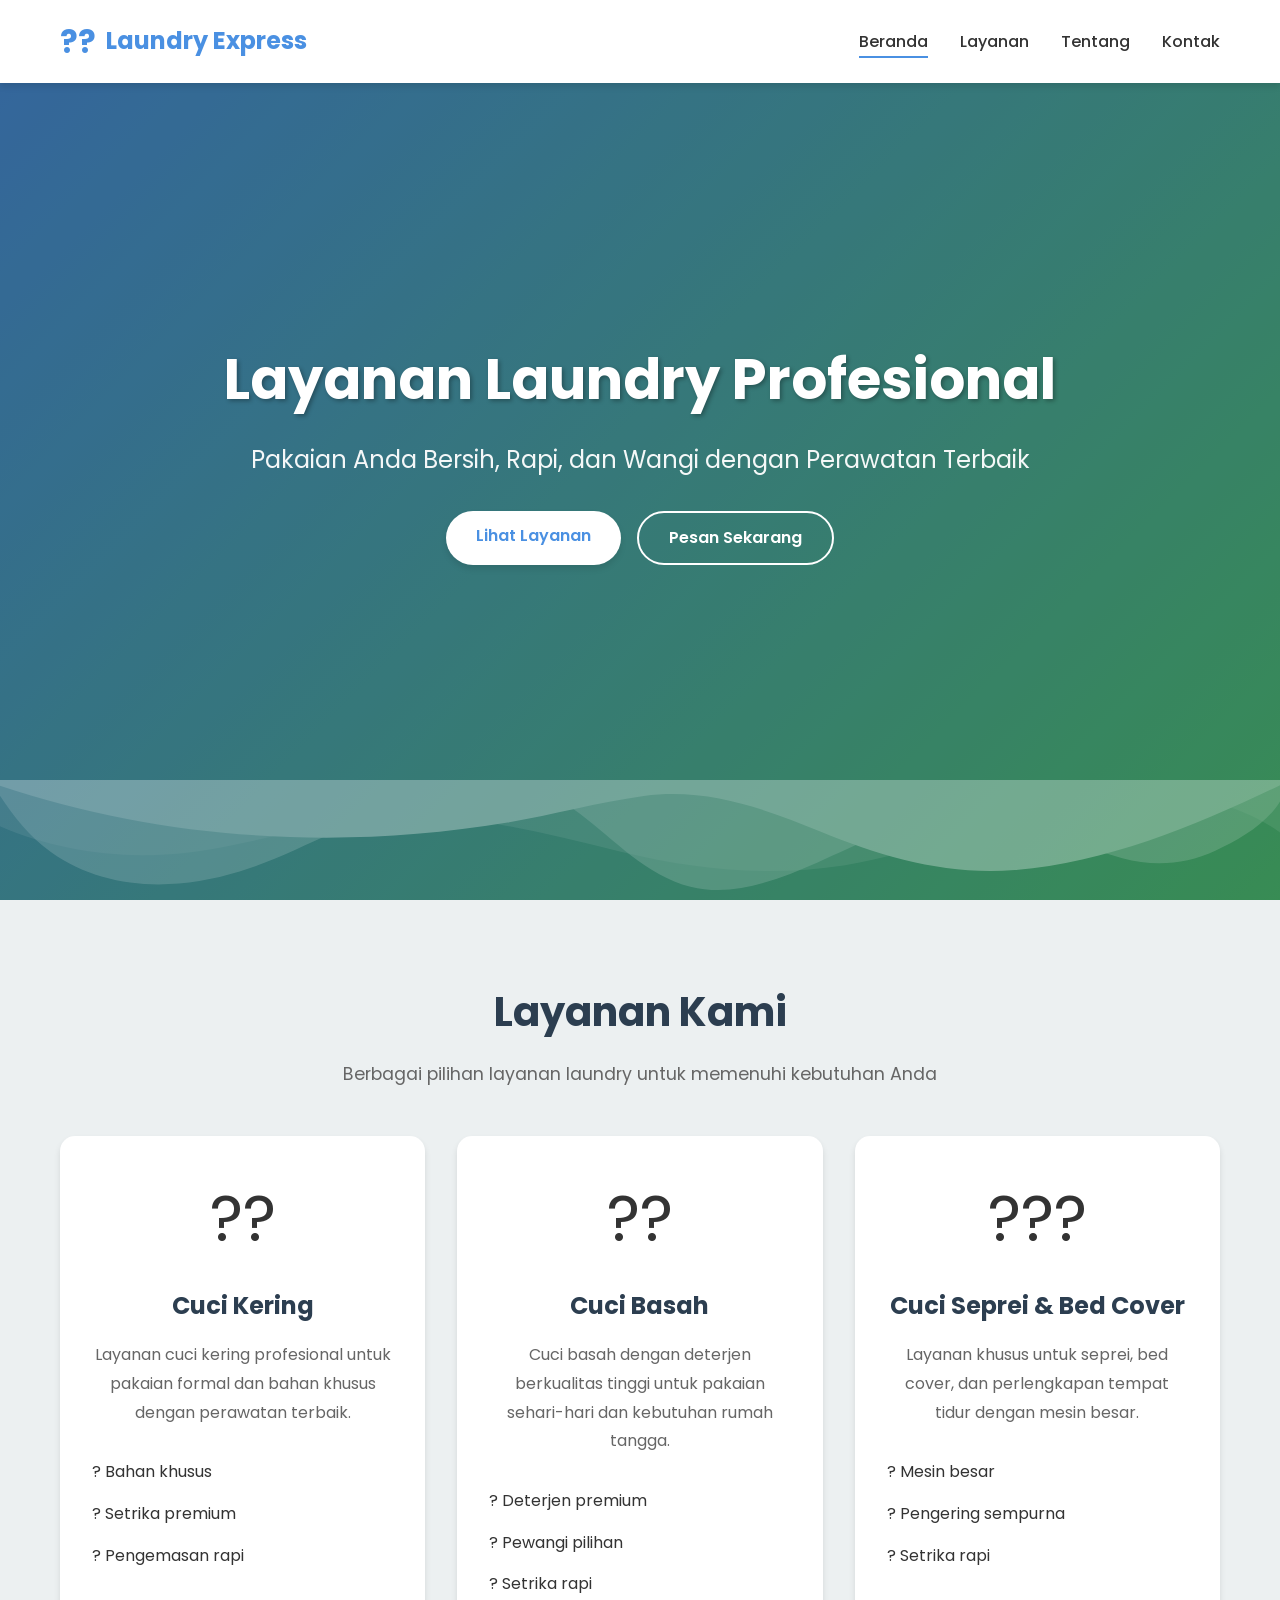
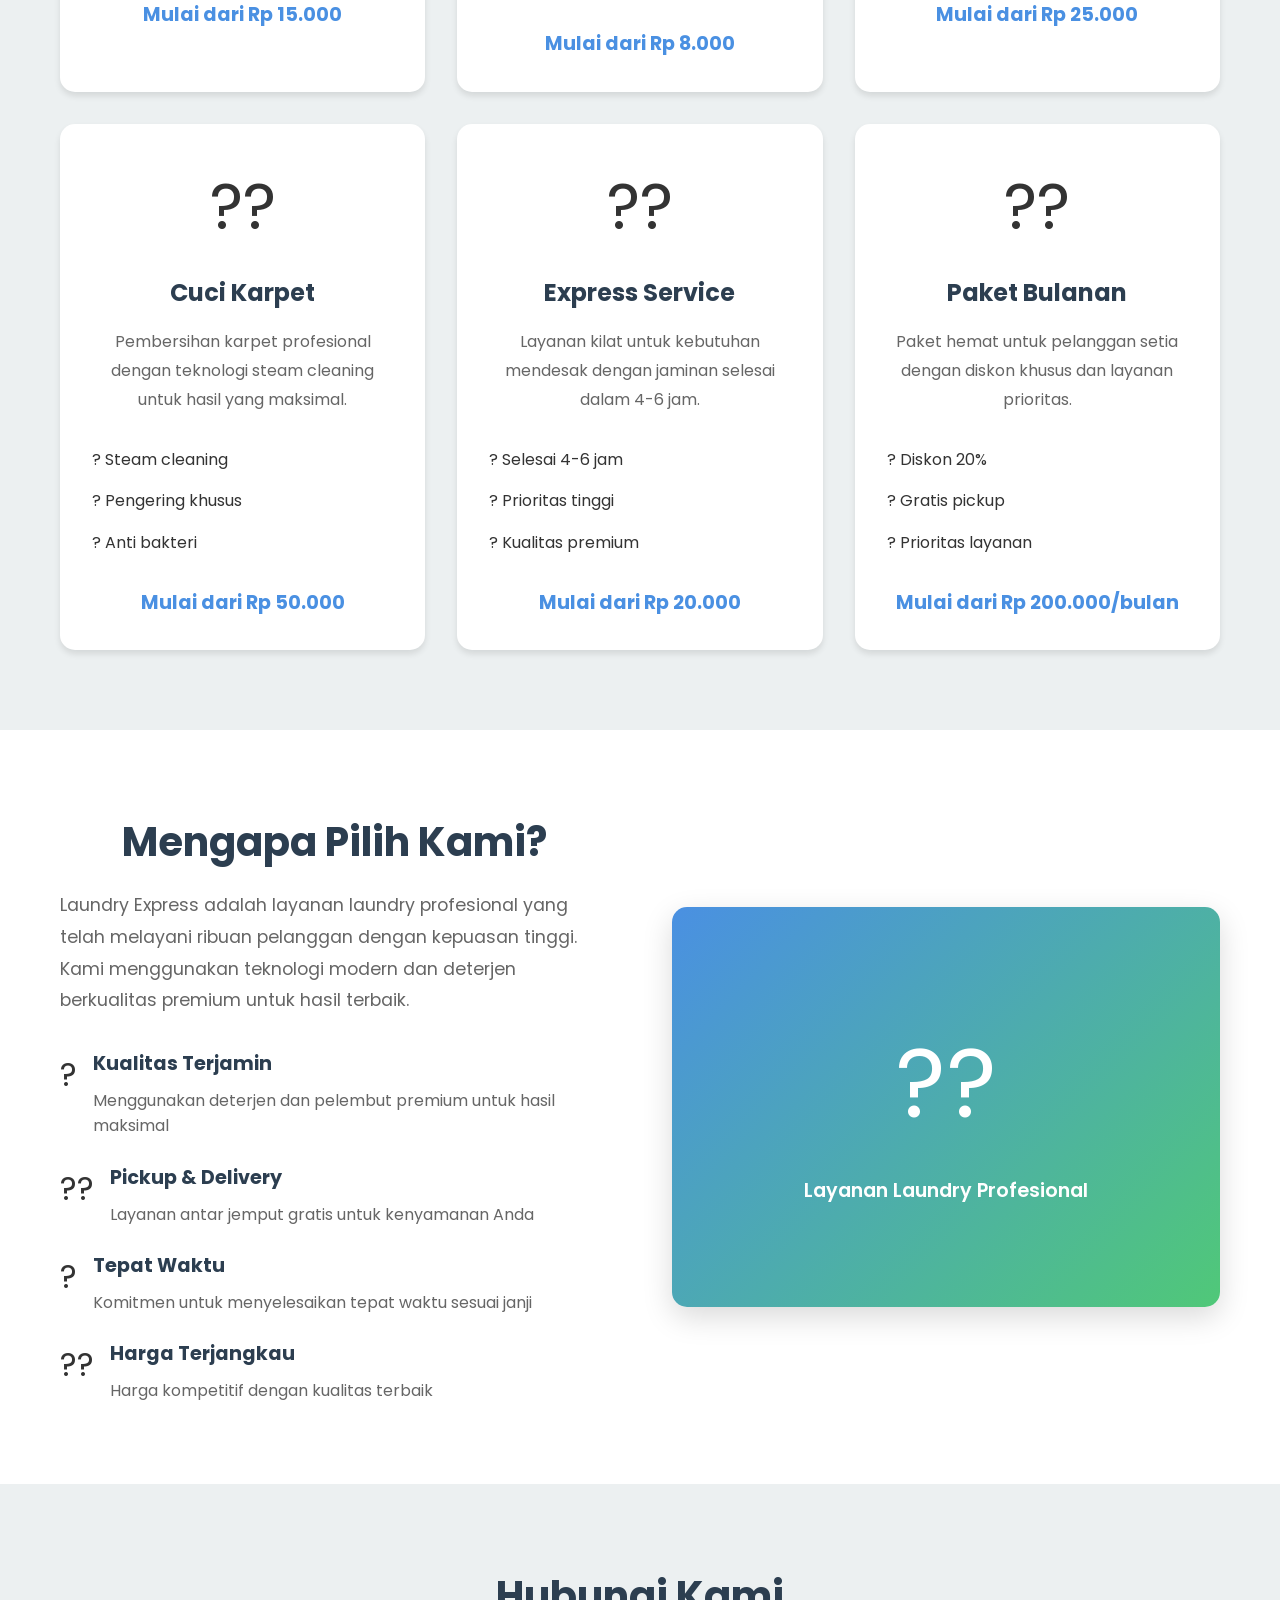
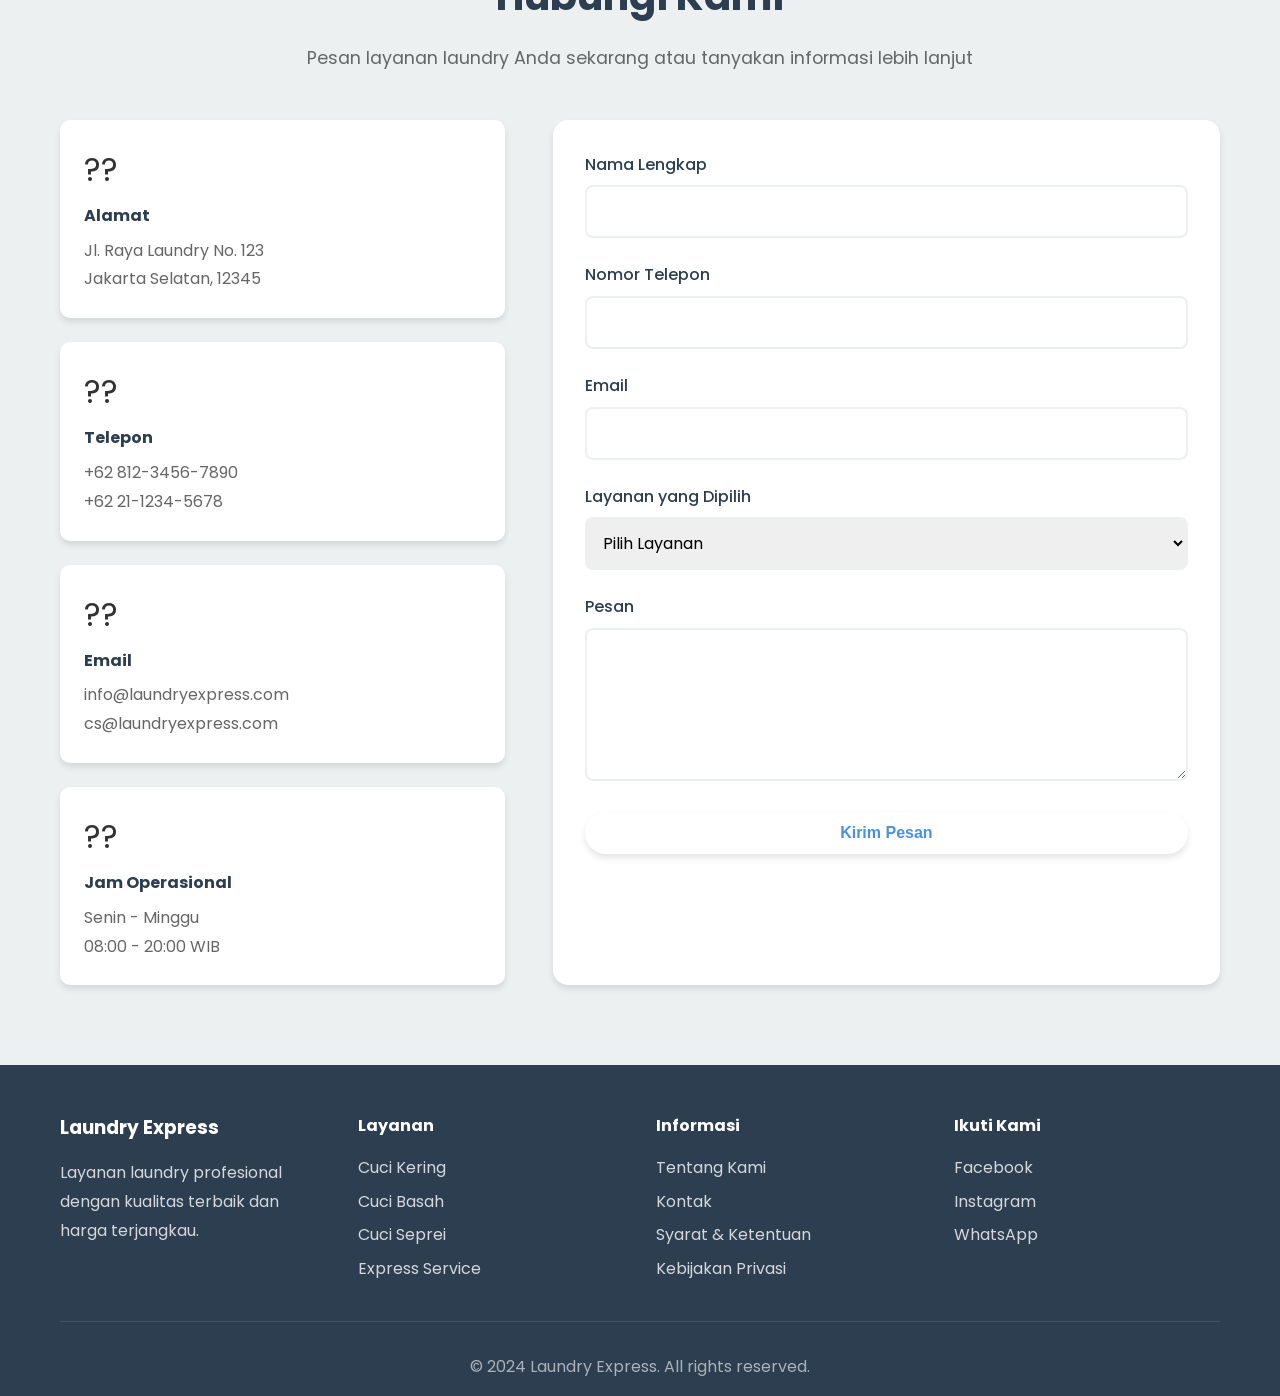
<file: generated-apps/app_001/index.html>
<!DOCTYPE html>
<html lang="id">
<head>
    <meta charset="UTF-8">
    <meta name="viewport" content="width=device-width, initial-scale=1.0">
    <title>Laundry Express - Layanan Laundry Profesional</title>
    <link rel="stylesheet" href="style.css">
    <link rel="preconnect" href="https://fonts.googleapis.com">
    <link rel="preconnect" href="https://fonts.gstatic.com" crossorigin>
    <link href="https://fonts.googleapis.com/css2?family=Poppins:wght@300;400;500;600;700&display=swap" rel="stylesheet">
</head>
<body>
    <!-- Navigation -->
    <nav class="navbar">
        <div class="container">
            <div class="nav-brand">
                <span class="logo-icon">??</span>
                <span class="logo-text">Laundry Express</span>
            </div>
            <ul class="nav-menu" id="navMenu">
                <li><a href="#home" class="nav-link">Beranda</a></li>
                <li><a href="#services" class="nav-link">Layanan</a></li>
                <li><a href="#about" class="nav-link">Tentang</a></li>
                <li><a href="#contact" class="nav-link">Kontak</a></li>
            </ul>
            <div class="hamburger" id="hamburger">
                <span></span>
                <span></span>
                <span></span>
            </div>
        </div>
    </nav>

    <!-- Hero Section -->
    <section id="home" class="hero">
        <div class="hero-overlay"></div>
        <div class="container hero-content">
            <h1 class="hero-title">Layanan Laundry Profesional</h1>
            <p class="hero-subtitle">Pakaian Anda Bersih, Rapi, dan Wangi dengan Perawatan Terbaik</p>
            <div class="hero-buttons">
                <a href="#services" class="btn btn-primary">Lihat Layanan</a>
                <a href="#contact" class="btn btn-secondary">Pesan Sekarang</a>
            </div>
        </div>
        <div class="hero-waves">
            <svg viewBox="0 0 1200 120" preserveAspectRatio="none">
                <path d="M0,0V46.29c47.79,22.2,103.59,32.17,158,28,70.36-5.37,136.33-33.31,206.8-37.5C438.64,32.43,512.34,53.67,583,72.05c69.27,18,138.3,24.88,209.4,13.08,36.15-6,69.85-17.84,104.45-29.34C989.49,25,1113-14.29,1200,52.47V0Z" opacity=".25" fill="currentColor"></path>
                <path d="M0,0V15.81C13,36.92,27.64,56.86,47.69,72.05,99.41,111.27,165,111,224.58,91.58c31.15-10.15,60.09-26.07,89.67-39.8,40.92-19,84.73-46,130.83-49.67,36.26-2.85,70.9,9.42,98.6,31.56,31.77,25.39,62.32,62,103.63,73,40.44,10.79,81.35-6.69,119.13-24.28s75.16-39,116.92-43.05c59.73-5.85,113.28,22.88,168.9,38.84,30.2,8.66,59,6.17,87.09-7.5,22.43-10.89,48-26.93,60.65-49.24V0Z" opacity=".5" fill="currentColor"></path>
                <path d="M0,0V5.63C149.93,59,314.09,71.32,475.83,42.57c43-7.64,84.23-20.12,127.61-26.46,59-8.63,112.48,12.24,165.56,35.4C827.93,77.22,886,95.24,951.2,90c86.53-7,172.46-45.71,248.8-84.81V0Z" fill="currentColor"></path>
            </svg>
        </div>
    </section>

    <!-- Services Section -->
    <section id="services" class="services">
        <div class="container">
            <h2 class="section-title">Layanan Kami</h2>
            <p class="section-subtitle">Berbagai pilihan layanan laundry untuk memenuhi kebutuhan Anda</p>
            <div class="services-grid">
                <div class="service-card" data-animate>
                    <div class="service-icon">??</div>
                    <h3>Cuci Kering</h3>
                    <p>Layanan cuci kering profesional untuk pakaian formal dan bahan khusus dengan perawatan terbaik.</p>
                    <ul class="service-features">
                        <li>? Bahan khusus</li>
                        <li>? Setrika premium</li>
                        <li>? Pengemasan rapi</li>
                    </ul>
                    <div class="service-price">Mulai dari Rp 15.000</div>
                </div>
                <div class="service-card" data-animate>
                    <div class="service-icon">??</div>
                    <h3>Cuci Basah</h3>
                    <p>Cuci basah dengan deterjen berkualitas tinggi untuk pakaian sehari-hari dan kebutuhan rumah tangga.</p>
                    <ul class="service-features">
                        <li>? Deterjen premium</li>
                        <li>? Pewangi pilihan</li>
                        <li>? Setrika rapi</li>
                    </ul>
                    <div class="service-price">Mulai dari Rp 8.000</div>
                </div>
                <div class="service-card" data-animate>
                    <div class="service-icon">???</div>
                    <h3>Cuci Seprei & Bed Cover</h3>
                    <p>Layanan khusus untuk seprei, bed cover, dan perlengkapan tempat tidur dengan mesin besar.</p>
                    <ul class="service-features">
                        <li>? Mesin besar</li>
                        <li>? Pengering sempurna</li>
                        <li>? Setrika rapi</li>
                    </ul>
                    <div class="service-price">Mulai dari Rp 25.000</div>
                </div>
                <div class="service-card" data-animate>
                    <div class="service-icon">??</div>
                    <h3>Cuci Karpet</h3>
                    <p>Pembersihan karpet profesional dengan teknologi steam cleaning untuk hasil yang maksimal.</p>
                    <ul class="service-features">
                        <li>? Steam cleaning</li>
                        <li>? Pengering khusus</li>
                        <li>? Anti bakteri</li>
                    </ul>
                    <div class="service-price">Mulai dari Rp 50.000</div>
                </div>
                <div class="service-card" data-animate>
                    <div class="service-icon">??</div>
                    <h3>Express Service</h3>
                    <p>Layanan kilat untuk kebutuhan mendesak dengan jaminan selesai dalam 4-6 jam.</p>
                    <ul class="service-features">
                        <li>? Selesai 4-6 jam</li>
                        <li>? Prioritas tinggi</li>
                        <li>? Kualitas premium</li>
                    </ul>
                    <div class="service-price">Mulai dari Rp 20.000</div>
                </div>
                <div class="service-card" data-animate>
                    <div class="service-icon">??</div>
                    <h3>Paket Bulanan</h3>
                    <p>Paket hemat untuk pelanggan setia dengan diskon khusus dan layanan prioritas.</p>
                    <ul class="service-features">
                        <li>? Diskon 20%</li>
                        <li>? Gratis pickup</li>
                        <li>? Prioritas layanan</li>
                    </ul>
                    <div class="service-price">Mulai dari Rp 200.000/bulan</div>
                </div>
            </div>
        </div>
    </section>

    <!-- About Section -->
    <section id="about" class="about">
        <div class="container">
            <div class="about-content">
                <div class="about-text">
                    <h2 class="section-title">Mengapa Pilih Kami?</h2>
                    <p class="about-description">
                        Laundry Express adalah layanan laundry profesional yang telah melayani ribuan pelanggan dengan kepuasan tinggi. Kami menggunakan teknologi modern dan deterjen berkualitas premium untuk hasil terbaik.
                    </p>
                    <div class="features-list">
                        <div class="feature-item">
                            <span class="feature-icon">?</span>
                            <div>
                                <h4>Kualitas Terjamin</h4>
                                <p>Menggunakan deterjen dan pelembut premium untuk hasil maksimal</p>
                            </div>
                        </div>
                        <div class="feature-item">
                            <span class="feature-icon">??</span>
                            <div>
                                <h4>Pickup & Delivery</h4>
                                <p>Layanan antar jemput gratis untuk kenyamanan Anda</p>
                            </div>
                        </div>
                        <div class="feature-item">
                            <span class="feature-icon">?</span>
                            <div>
                                <h4>Tepat Waktu</h4>
                                <p>Komitmen untuk menyelesaikan tepat waktu sesuai janji</p>
                            </div>
                        </div>
                        <div class="feature-item">
                            <span class="feature-icon">??</span>
                            <div>
                                <h4>Harga Terjangkau</h4>
                                <p>Harga kompetitif dengan kualitas terbaik</p>
                            </div>
                        </div>
                    </div>
                </div>
                <div class="about-image">
                    <div class="image-placeholder">
                        <span class="placeholder-icon">??</span>
                        <p>Layanan Laundry Profesional</p>
                    </div>
                </div>
            </div>
        </div>
    </section>

    <!-- Contact Section -->
    <section id="contact" class="contact">
        <div class="container">
            <h2 class="section-title">Hubungi Kami</h2>
            <p class="section-subtitle">Pesan layanan laundry Anda sekarang atau tanyakan informasi lebih lanjut</p>
            <div class="contact-content">
                <div class="contact-info">
                    <div class="info-card">
                        <div class="info-icon">??</div>
                        <h4>Alamat</h4>
                        <p>Jl. Raya Laundry No. 123<br>Jakarta Selatan, 12345</p>
                    </div>
                    <div class="info-card">
                        <div class="info-icon">??</div>
                        <h4>Telepon</h4>
                        <p>+62 812-3456-7890<br>+62 21-1234-5678</p>
                    </div>
                    <div class="info-card">
                        <div class="info-icon">??</div>
                        <h4>Email</h4>
                        <p>info@laundryexpress.com<br>cs@laundryexpress.com</p>
                    </div>
                    <div class="info-card">
                        <div class="info-icon">??</div>
                        <h4>Jam Operasional</h4>
                        <p>Senin - Minggu<br>08:00 - 20:00 WIB</p>
                    </div>
                </div>
                <form class="contact-form" id="contactForm">
                    <div class="form-group">
                        <label for="name">Nama Lengkap</label>
                        <input type="text" id="name" name="name" required>
                    </div>
                    <div class="form-group">
                        <label for="phone">Nomor Telepon</label>
                        <input type="tel" id="phone" name="phone" required>
                    </div>
                    <div class="form-group">
                        <label for="email">Email</label>
                        <input type="email" id="email" name="email" required>
                    </div>
                    <div class="form-group">
                        <label for="service">Layanan yang Dipilih</label>
                        <select id="service" name="service" required>
                            <option value="">Pilih Layanan</option>
                            <option value="cuci-kering">Cuci Kering</option>
                            <option value="cuci-basah">Cuci Basah</option>
                            <option value="seprei-bedcover">Cuci Seprei & Bed Cover</option>
                            <option value="karpet">Cuci Karpet</option>
                            <option value="express">Express Service</option>
                            <option value="paket-bulanan">Paket Bulanan</option>
                        </select>
                    </div>
                    <div class="form-group">
                        <label for="message">Pesan</label>
                        <textarea id="message" name="message" rows="5" required></textarea>
                    </div>
                    <button type="submit" class="btn btn-primary btn-block">Kirim Pesan</button>
                </form>
            </div>
        </div>
    </section>

    <!-- Footer -->
    <footer class="footer">
        <div class="container">
            <div class="footer-content">
                <div class="footer-section">
                    <h3>Laundry Express</h3>
                    <p>Layanan laundry profesional dengan kualitas terbaik dan harga terjangkau.</p>
                </div>
                <div class="footer-section">
                    <h4>Layanan</h4>
                    <ul>
                        <li><a href="#services">Cuci Kering</a></li>
                        <li><a href="#services">Cuci Basah</a></li>
                        <li><a href="#services">Cuci Seprei</a></li>
                        <li><a href="#services">Express Service</a></li>
                    </ul>
                </div>
                <div class="footer-section">
                    <h4>Informasi</h4>
                    <ul>
                        <li><a href="#about">Tentang Kami</a></li>
                        <li><a href="#contact">Kontak</a></li>
                        <li><a href="#">Syarat & Ketentuan</a></li>
                        <li><a href="#">Kebijakan Privasi</a></li>
                    </ul>
                </div>
                <div class="footer-section">
                    <h4>Ikuti Kami</h4>
                    <div class="social-links">
                        <a href="#" class="social-link">Facebook</a>
                        <a href="#" class="social-link">Instagram</a>
                        <a href="#" class="social-link">WhatsApp</a>
                    </div>
                </div>
            </div>
            <div class="footer-bottom">
                <p>&copy; 2024 Laundry Express. All rights reserved.</p>
            </div>
        </div>
    </footer>

    <!-- Scroll to Top Button -->
    <button class="scroll-top" id="scrollTop" aria-label="Scroll to top">
        <span>?</span>
    </button>

    <script src="script.js"></script>
</body>
</html>
</file>
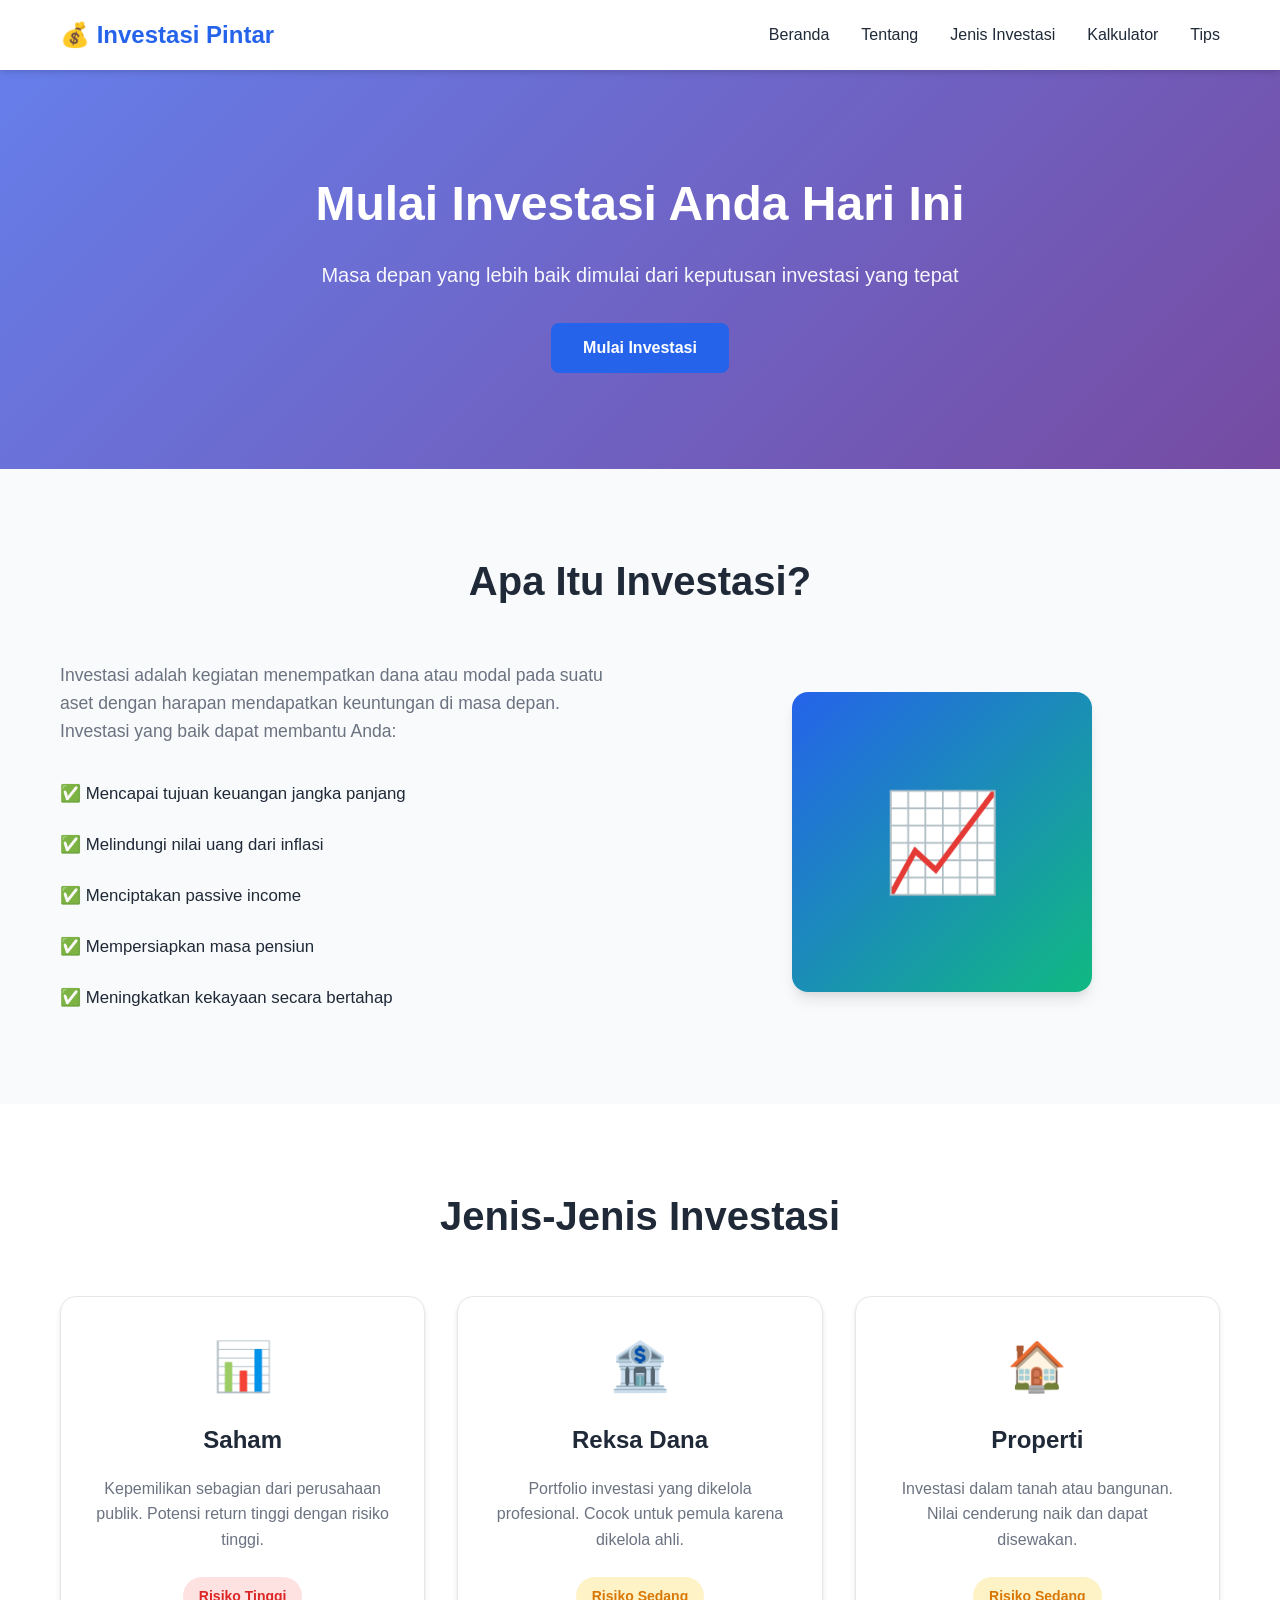
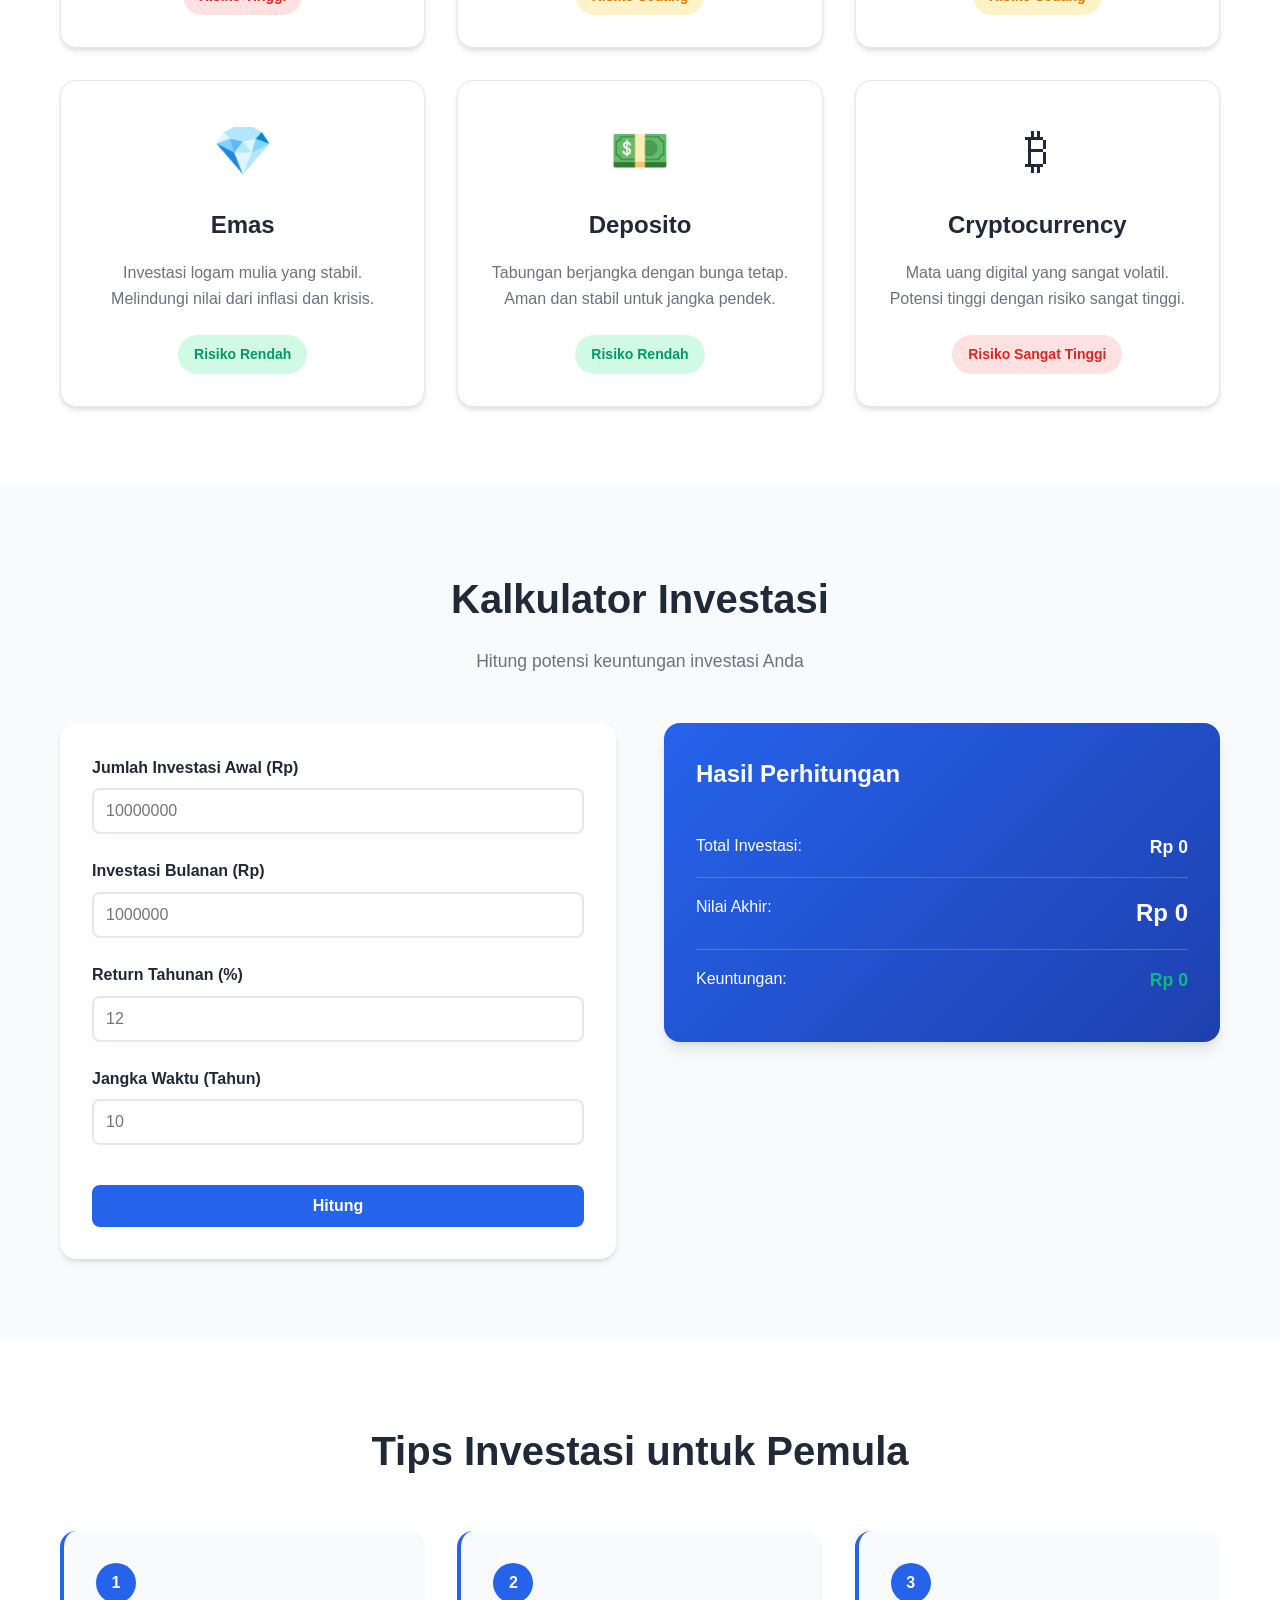
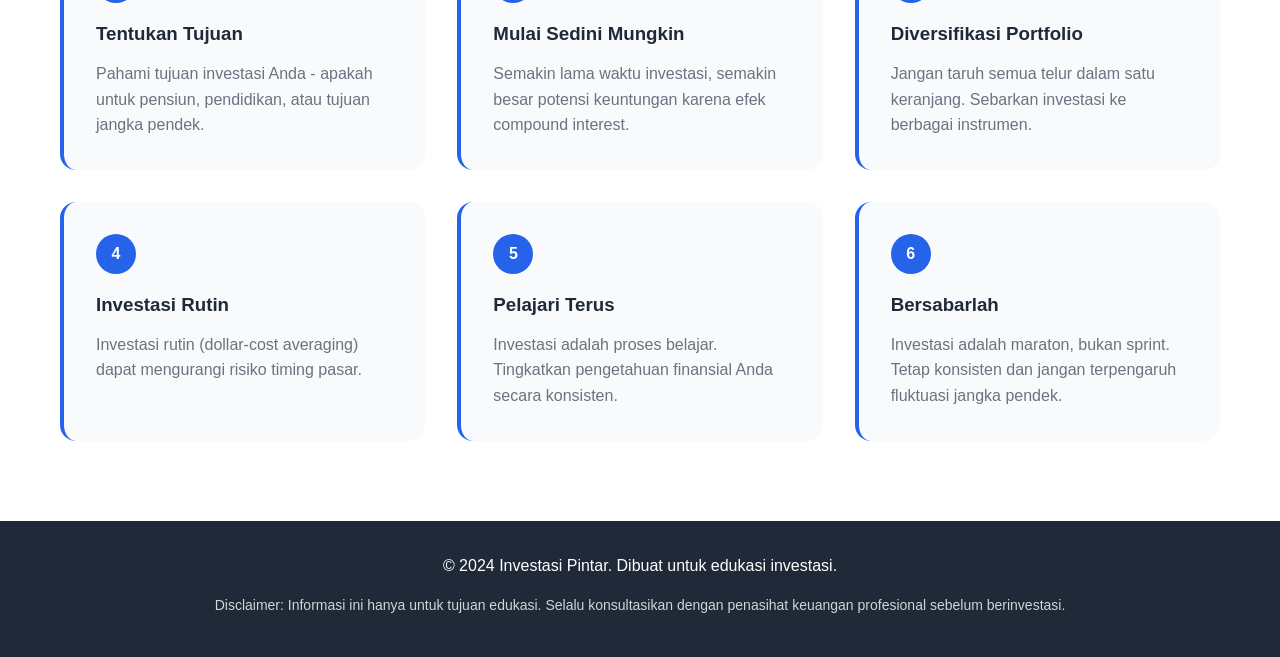
<file: generated-apps/app_004/index.html>
<!DOCTYPE html>
<html lang="id">
<head>
    <meta charset="UTF-8">
    <meta name="viewport" content="width=device-width, initial-scale=1.0">
    <title>Investasi Pintar - Panduan Investasi untuk Pemula</title>
    <link rel="stylesheet" href="style.css">
</head>
<body>
    <header class="header">
        <nav class="navbar">
            <div class="container">
                <div class="nav-brand">
                    <h1>💰 Investasi Pintar</h1>
                </div>
                <ul class="nav-menu">
                    <li><a href="#home">Beranda</a></li>
                    <li><a href="#tentang">Tentang</a></li>
                    <li><a href="#jenis">Jenis Investasi</a></li>
                    <li><a href="#kalkulator">Kalkulator</a></li>
                    <li><a href="#tips">Tips</a></li>
                </ul>
                <button class="nav-toggle" aria-label="Toggle navigation">
                    <span></span>
                    <span></span>
                    <span></span>
                </button>
            </div>
        </nav>
    </header>

    <main>
        <!-- Hero Section -->
        <section id="home" class="hero">
            <div class="container">
                <div class="hero-content">
                    <h2 class="hero-title">Mulai Investasi Anda Hari Ini</h2>
                    <p class="hero-subtitle">Masa depan yang lebih baik dimulai dari keputusan investasi yang tepat</p>
                    <a href="#kalkulator" class="btn btn-primary">Mulai Investasi</a>
                </div>
            </div>
        </section>

        <!-- About Section -->
        <section id="tentang" class="about">
            <div class="container">
                <h2 class="section-title">Apa Itu Investasi?</h2>
                <div class="about-content">
                    <div class="about-text">
                        <p>Investasi adalah kegiatan menempatkan dana atau modal pada suatu aset dengan harapan mendapatkan keuntungan di masa depan. Investasi yang baik dapat membantu Anda:</p>
                        <ul class="benefits-list">
                            <li>✅ Mencapai tujuan keuangan jangka panjang</li>
                            <li>✅ Melindungi nilai uang dari inflasi</li>
                            <li>✅ Menciptakan passive income</li>
                            <li>✅ Mempersiapkan masa pensiun</li>
                            <li>✅ Meningkatkan kekayaan secara bertahap</li>
                        </ul>
                    </div>
                    <div class="about-image">
                        <div class="image-placeholder">
                            <span>📈</span>
                        </div>
                    </div>
                </div>
            </div>
        </section>

        <!-- Investment Types Section -->
        <section id="jenis" class="investment-types">
            <div class="container">
                <h2 class="section-title">Jenis-Jenis Investasi</h2>
                <div class="types-grid">
                    <div class="type-card">
                        <div class="card-icon">📊</div>
                        <h3>Saham</h3>
                        <p>Kepemilikan sebagian dari perusahaan publik. Potensi return tinggi dengan risiko tinggi.</p>
                        <div class="risk-badge risk-high">Risiko Tinggi</div>
                    </div>
                    <div class="type-card">
                        <div class="card-icon">🏦</div>
                        <h3>Reksa Dana</h3>
                        <p>Portfolio investasi yang dikelola profesional. Cocok untuk pemula karena dikelola ahli.</p>
                        <div class="risk-badge risk-medium">Risiko Sedang</div>
                    </div>
                    <div class="type-card">
                        <div class="card-icon">🏠</div>
                        <h3>Properti</h3>
                        <p>Investasi dalam tanah atau bangunan. Nilai cenderung naik dan dapat disewakan.</p>
                        <div class="risk-badge risk-medium">Risiko Sedang</div>
                    </div>
                    <div class="type-card">
                        <div class="card-icon">💎</div>
                        <h3>Emas</h3>
                        <p>Investasi logam mulia yang stabil. Melindungi nilai dari inflasi dan krisis.</p>
                        <div class="risk-badge risk-low">Risiko Rendah</div>
                    </div>
                    <div class="type-card">
                        <div class="card-icon">💵</div>
                        <h3>Deposito</h3>
                        <p>Tabungan berjangka dengan bunga tetap. Aman dan stabil untuk jangka pendek.</p>
                        <div class="risk-badge risk-low">Risiko Rendah</div>
                    </div>
                    <div class="type-card">
                        <div class="card-icon">₿</div>
                        <h3>Cryptocurrency</h3>
                        <p>Mata uang digital yang sangat volatil. Potensi tinggi dengan risiko sangat tinggi.</p>
                        <div class="risk-badge risk-high">Risiko Sangat Tinggi</div>
                    </div>
                </div>
            </div>
        </section>

        <!-- Calculator Section -->
        <section id="kalkulator" class="calculator">
            <div class="container">
                <h2 class="section-title">Kalkulator Investasi</h2>
                <p class="section-subtitle">Hitung potensi keuntungan investasi Anda</p>
                <div class="calculator-container">
                    <div class="calculator-form">
                        <div class="form-group">
                            <label for="initial-amount">Jumlah Investasi Awal (Rp)</label>
                            <input type="number" id="initial-amount" placeholder="10000000" min="0" step="1000">
                        </div>
                        <div class="form-group">
                            <label for="monthly-amount">Investasi Bulanan (Rp)</label>
                            <input type="number" id="monthly-amount" placeholder="1000000" min="0" step="1000">
                        </div>
                        <div class="form-group">
                            <label for="return-rate">Return Tahunan (%)</label>
                            <input type="number" id="return-rate" placeholder="12" min="0" max="100" step="0.1">
                        </div>
                        <div class="form-group">
                            <label for="years">Jangka Waktu (Tahun)</label>
                            <input type="number" id="years" placeholder="10" min="1" max="50" step="1">
                        </div>
                        <button id="calculate-btn" class="btn btn-primary">Hitung</button>
                    </div>
                    <div class="calculator-result">
                        <div class="result-card">
                            <h3>Hasil Perhitungan</h3>
                            <div class="result-item">
                                <span class="result-label">Total Investasi:</span>
                                <span class="result-value" id="total-invested">Rp 0</span>
                            </div>
                            <div class="result-item">
                                <span class="result-label">Nilai Akhir:</span>
                                <span class="result-value highlight" id="final-value">Rp 0</span>
                            </div>
                            <div class="result-item">
                                <span class="result-label">Keuntungan:</span>
                                <span class="result-value profit" id="profit">Rp 0</span>
                            </div>
                        </div>
                    </div>
                </div>
            </div>
        </section>

        <!-- Tips Section -->
        <section id="tips" class="tips">
            <div class="container">
                <h2 class="section-title">Tips Investasi untuk Pemula</h2>
                <div class="tips-grid">
                    <div class="tip-card">
                        <div class="tip-number">1</div>
                        <h3>Tentukan Tujuan</h3>
                        <p>Pahami tujuan investasi Anda - apakah untuk pensiun, pendidikan, atau tujuan jangka pendek.</p>
                    </div>
                    <div class="tip-card">
                        <div class="tip-number">2</div>
                        <h3>Mulai Sedini Mungkin</h3>
                        <p>Semakin lama waktu investasi, semakin besar potensi keuntungan karena efek compound interest.</p>
                    </div>
                    <div class="tip-card">
                        <div class="tip-number">3</div>
                        <h3>Diversifikasi Portfolio</h3>
                        <p>Jangan taruh semua telur dalam satu keranjang. Sebarkan investasi ke berbagai instrumen.</p>
                    </div>
                    <div class="tip-card">
                        <div class="tip-number">4</div>
                        <h3>Investasi Rutin</h3>
                        <p>Investasi rutin (dollar-cost averaging) dapat mengurangi risiko timing pasar.</p>
                    </div>
                    <div class="tip-card">
                        <div class="tip-number">5</div>
                        <h3>Pelajari Terus</h3>
                        <p>Investasi adalah proses belajar. Tingkatkan pengetahuan finansial Anda secara konsisten.</p>
                    </div>
                    <div class="tip-card">
                        <div class="tip-number">6</div>
                        <h3>Bersabarlah</h3>
                        <p>Investasi adalah maraton, bukan sprint. Tetap konsisten dan jangan terpengaruh fluktuasi jangka pendek.</p>
                    </div>
                </div>
            </div>
        </section>
    </main>

    <footer class="footer">
        <div class="container">
            <p>&copy; 2024 Investasi Pintar. Dibuat untuk edukasi investasi.</p>
            <p class="disclaimer">Disclaimer: Informasi ini hanya untuk tujuan edukasi. Selalu konsultasikan dengan penasihat keuangan profesional sebelum berinvestasi.</p>
        </div>
    </footer>

    <script src="script.js"></script>
</body>
</html>
</file>
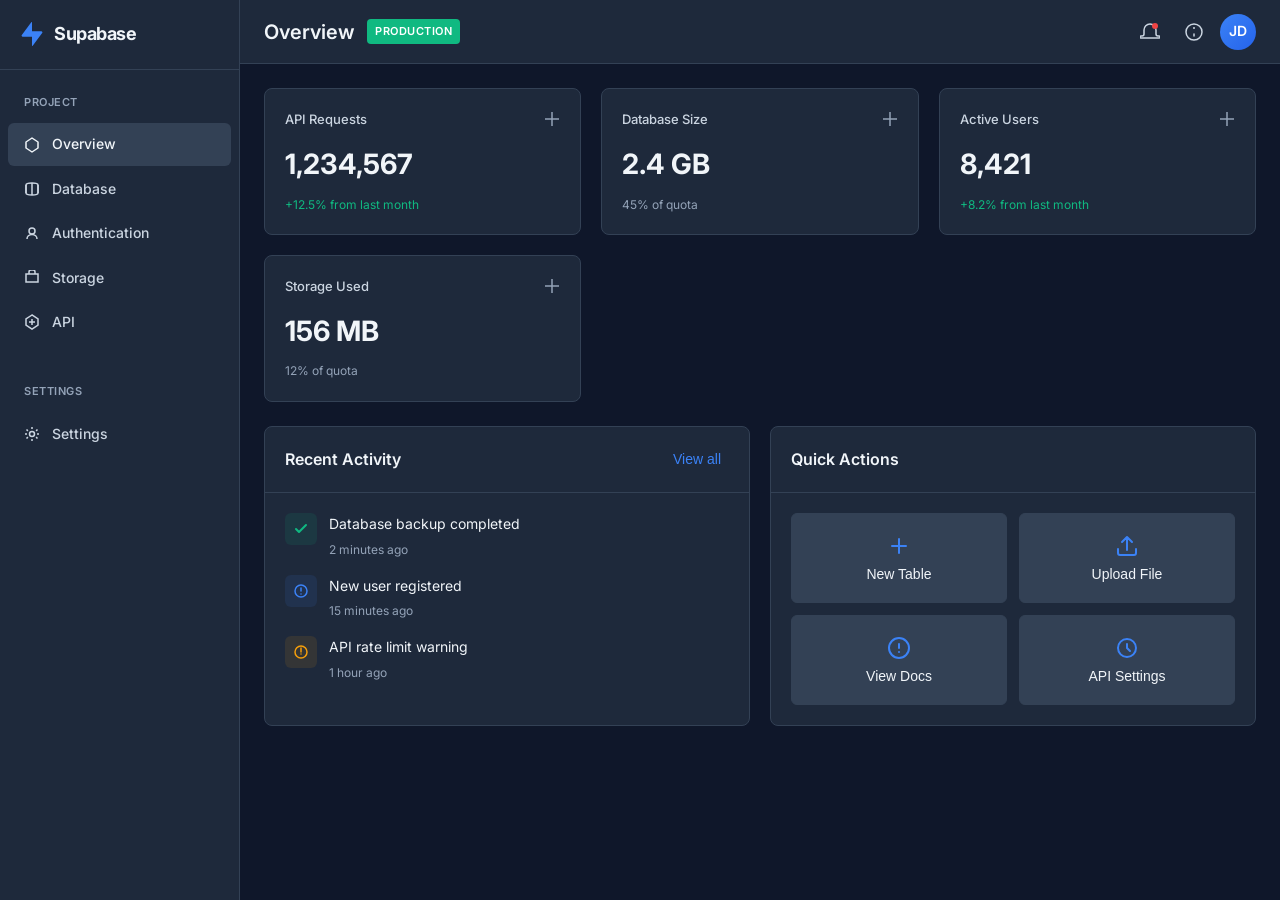
<file: generated-apps/app_005/index.html>
<!DOCTYPE html>
<html lang="en">
<head>
    <meta charset="UTF-8">
    <meta name="viewport" content="width=device-width, initial-scale=1.0">
    <title>Supabase Dashboard</title>
    <link rel="stylesheet" href="style.css">
    <link rel="preconnect" href="https://fonts.googleapis.com">
    <link rel="preconnect" href="https://fonts.gstatic.com" crossorigin>
    <link href="https://fonts.googleapis.com/css2?family=Inter:wght@300;400;500;600;700&display=swap" rel="stylesheet">
</head>
<body>
    <div class="app-container">
        <!-- Sidebar -->
        <aside class="sidebar">
            <div class="sidebar-header">
                <div class="logo">
                    <svg width="24" height="24" viewBox="0 0 24 24" fill="none" xmlns="http://www.w3.org/2000/svg">
                        <path d="M21.362 9.354H12V.396a.396.396 0 0 0-.716-.233L2.203 12.424l-.401.562a1.04 1.04 0 0 0 .836 1.659H12v8.959a.396.396 0 0 0 .716.233l9.081-12.261.401-.562a1.04 1.04 0 0 0-.836-1.66z" fill="currentColor"/>
                    </svg>
                    <span class="logo-text">Supabase</span>
                </div>
            </div>
            <nav class="sidebar-nav">
                <div class="nav-section">
                    <div class="nav-section-title">Project</div>
                    <a href="#" class="nav-item active" data-page="overview">
                        <svg width="16" height="16" viewBox="0 0 16 16" fill="none">
                            <path d="M8 1L2 5v6l6 4 6-4V5L8 1z" stroke="currentColor" stroke-width="1.5" stroke-linecap="round" stroke-linejoin="round"/>
                        </svg>
                        <span>Overview</span>
                    </a>
                    <a href="#" class="nav-item" data-page="database">
                        <svg width="16" height="16" viewBox="0 0 16 16" fill="none">
                            <path d="M8 2C4.69 2 2 2.9 2 4v8c0 1.1 2.69 2 6 2s6-.9 6-2V4c0-1.1-2.69-2-6-2z" stroke="currentColor" stroke-width="1.5"/>
                            <path d="M2 4v8M14 4v8M8 2v12" stroke="currentColor" stroke-width="1.5"/>
                        </svg>
                        <span>Database</span>
                    </a>
                    <a href="#" class="nav-item" data-page="auth">
                        <svg width="16" height="16" viewBox="0 0 16 16" fill="none">
                            <circle cx="8" cy="6" r="3" stroke="currentColor" stroke-width="1.5"/>
                            <path d="M3 14c0-2.5 2-4.5 5-4.5s5 2 5 4.5" stroke="currentColor" stroke-width="1.5"/>
                        </svg>
                        <span>Authentication</span>
                    </a>
                    <a href="#" class="nav-item" data-page="storage">
                        <svg width="16" height="16" viewBox="0 0 16 16" fill="none">
                            <path d="M2 4h12v8H2V4z" stroke="currentColor" stroke-width="1.5"/>
                            <path d="M5 4V2a2 2 0 0 1 2-2h2a2 2 0 0 1 2 2v2" stroke="currentColor" stroke-width="1.5"/>
                        </svg>
                        <span>Storage</span>
                    </a>
                    <a href="#" class="nav-item" data-page="api">
                        <svg width="16" height="16" viewBox="0 0 16 16" fill="none">
                            <path d="M8 1L2 5v6l6 4 6-4V5L8 1z" stroke="currentColor" stroke-width="1.5"/>
                            <path d="M8 5v6M5 8h6" stroke="currentColor" stroke-width="1.5"/>
                        </svg>
                        <span>API</span>
                    </a>
                </div>
                <div class="nav-section">
                    <div class="nav-section-title">Settings</div>
                    <a href="#" class="nav-item" data-page="settings">
                        <svg width="16" height="16" viewBox="0 0 16 16" fill="none">
                            <circle cx="8" cy="8" r="2.5" stroke="currentColor" stroke-width="1.5"/>
                            <path d="M8 1v2M8 13v2M15 8h-2M3 8H1M13.5 3.5l-1.4 1.4M3.9 11.1l-1.4 1.4M13.5 12.5l-1.4-1.4M3.9 4.9l-1.4-1.4" stroke="currentColor" stroke-width="1.5"/>
                        </svg>
                        <span>Settings</span>
                    </a>
                </div>
            </nav>
        </aside>

        <!-- Main Content -->
        <main class="main-content">
            <!-- Header -->
            <header class="header">
                <div class="header-left">
                    <h1 class="page-title">Overview</h1>
                    <span class="project-badge">Production</span>
                </div>
                <div class="header-right">
                    <div class="header-actions">
                        <button class="btn-icon" title="Notifications">
                            <svg width="20" height="20" viewBox="0 0 20 20" fill="none">
                                <path d="M10 2a6 6 0 0 1 6 6v4a2 2 0 0 0 2 2h1a1 1 0 0 1 0 2H1a1 1 0 0 1 0-2h1a2 2 0 0 0 2-2V8a6 6 0 0 1 6-6z" stroke="currentColor" stroke-width="1.5"/>
                                <circle cx="15" cy="4" r="3" fill="#ef4444"/>
                            </svg>
                        </button>
                        <button class="btn-icon" title="Help">
                            <svg width="20" height="20" viewBox="0 0 20 20" fill="none">
                                <circle cx="10" cy="10" r="8" stroke="currentColor" stroke-width="1.5"/>
                                <path d="M10 14v-2" stroke="currentColor" stroke-width="1.5" stroke-linecap="round"/>
                                <circle cx="10" cy="6" r="1" fill="currentColor"/>
                            </svg>
                        </button>
                        <div class="user-menu">
                            <div class="user-avatar">
                                <span>JD</span>
                            </div>
                        </div>
                    </div>
                </div>
            </header>

            <!-- Page Content -->
            <div class="page-content">
                <!-- Overview Page -->
                <div class="page" id="overview-page">
                    <div class="stats-grid">
                        <div class="stat-card">
                            <div class="stat-header">
                                <span class="stat-label">API Requests</span>
                                <svg width="16" height="16" viewBox="0 0 16 16" fill="none">
                                    <path d="M8 1v14M1 8h14" stroke="currentColor" stroke-width="1.5"/>
                                </svg>
                            </div>
                            <div class="stat-value">1,234,567</div>
                            <div class="stat-change positive">+12.5% from last month</div>
                        </div>
                        <div class="stat-card">
                            <div class="stat-header">
                                <span class="stat-label">Database Size</span>
                                <svg width="16" height="16" viewBox="0 0 16 16" fill="none">
                                    <path d="M8 1v14M1 8h14" stroke="currentColor" stroke-width="1.5"/>
                                </svg>
                            </div>
                            <div class="stat-value">2.4 GB</div>
                            <div class="stat-change">45% of quota</div>
                        </div>
                        <div class="stat-card">
                            <div class="stat-header">
                                <span class="stat-label">Active Users</span>
                                <svg width="16" height="16" viewBox="0 0 16 16" fill="none">
                                    <path d="M8 1v14M1 8h14" stroke="currentColor" stroke-width="1.5"/>
                                </svg>
                            </div>
                            <div class="stat-value">8,421</div>
                            <div class="stat-change positive">+8.2% from last month</div>
                        </div>
                        <div class="stat-card">
                            <div class="stat-header">
                                <span class="stat-label">Storage Used</span>
                                <svg width="16" height="16" viewBox="0 0 16 16" fill="none">
                                    <path d="M8 1v14M1 8h14" stroke="currentColor" stroke-width="1.5"/>
                                </svg>
                            </div>
                            <div class="stat-value">156 MB</div>
                            <div class="stat-change">12% of quota</div>
                        </div>
                    </div>

                    <div class="content-grid">
                        <div class="card">
                            <div class="card-header">
                                <h2 class="card-title">Recent Activity</h2>
                                <button class="btn-text">View all</button>
                            </div>
                            <div class="card-content">
                                <div class="activity-list">
                                    <div class="activity-item">
                                        <div class="activity-icon success">
                                            <svg width="16" height="16" viewBox="0 0 16 16" fill="none">
                                                <path d="M13 4L6 11l-3-3" stroke="currentColor" stroke-width="2" stroke-linecap="round" stroke-linejoin="round"/>
                                            </svg>
                                        </div>
                                        <div class="activity-content">
                                            <div class="activity-text">Database backup completed</div>
                                            <div class="activity-time">2 minutes ago</div>
                                        </div>
                                    </div>
                                    <div class="activity-item">
                                        <div class="activity-icon info">
                                            <svg width="16" height="16" viewBox="0 0 16 16" fill="none">
                                                <circle cx="8" cy="8" r="6" stroke="currentColor" stroke-width="1.5"/>
                                                <path d="M8 5v3M8 11h.01" stroke="currentColor" stroke-width="1.5" stroke-linecap="round"/>
                                            </svg>
                                        </div>
                                        <div class="activity-content">
                                            <div class="activity-text">New user registered</div>
                                            <div class="activity-time">15 minutes ago</div>
                                        </div>
                                    </div>
                                    <div class="activity-item">
                                        <div class="activity-icon warning">
                                            <svg width="16" height="16" viewBox="0 0 16 16" fill="none">
                                                <path d="M8 4v4M8 10h.01" stroke="currentColor" stroke-width="1.5" stroke-linecap="round"/>
                                                <circle cx="8" cy="8" r="6" stroke="currentColor" stroke-width="1.5"/>
                                            </svg>
                                        </div>
                                        <div class="activity-content">
                                            <div class="activity-text">API rate limit warning</div>
                                            <div class="activity-time">1 hour ago</div>
                                        </div>
                                    </div>
                                </div>
                            </div>
                        </div>

                        <div class="card">
                            <div class="card-header">
                                <h2 class="card-title">Quick Actions</h2>
                            </div>
                            <div class="card-content">
                                <div class="action-grid">
                                    <button class="action-btn">
                                        <svg width="24" height="24" viewBox="0 0 24 24" fill="none">
                                            <path d="M12 5v14M5 12h14" stroke="currentColor" stroke-width="2" stroke-linecap="round"/>
                                        </svg>
                                        <span>New Table</span>
                                    </button>
                                    <button class="action-btn">
                                        <svg width="24" height="24" viewBox="0 0 24 24" fill="none">
                                            <path d="M21 15v4a2 2 0 0 1-2 2H5a2 2 0 0 1-2-2v-4M17 8l-5-5-5 5M12 3v13" stroke="currentColor" stroke-width="2" stroke-linecap="round" stroke-linejoin="round"/>
                                        </svg>
                                        <span>Upload File</span>
                                    </button>
                                    <button class="action-btn">
                                        <svg width="24" height="24" viewBox="0 0 24 24" fill="none">
                                            <path d="M12 22c5.523 0 10-4.477 10-10S17.523 2 12 2 2 6.477 2 12s4.477 10 10 10z" stroke="currentColor" stroke-width="2"/>
                                            <path d="M12 8v4M12 16h.01" stroke="currentColor" stroke-width="2" stroke-linecap="round"/>
                                        </svg>
                                        <span>View Docs</span>
                                    </button>
                                    <button class="action-btn">
                                        <svg width="24" height="24" viewBox="0 0 24 24" fill="none">
                                            <path d="M21 12a9 9 0 1 1-18 0 9 9 0 0 1 18 0z" stroke="currentColor" stroke-width="2"/>
                                            <path d="M12 8v4l3 3" stroke="currentColor" stroke-width="2" stroke-linecap="round" stroke-linejoin="round"/>
                                        </svg>
                                        <span>API Settings</span>
                                    </button>
                                </div>
                            </div>
                        </div>
                    </div>
                </div>

                <!-- Database Page -->
                <div class="page hidden" id="database-page">
                    <div class="page-header">
                        <div>
                            <h2>Database</h2>
                            <p class="page-description">Manage your PostgreSQL database tables, relationships, and data</p>
                        </div>
                        <button class="btn-primary">
                            <svg width="16" height="16" viewBox="0 0 16 16" fill="none">
                                <path d="M8 1v14M1 8h14" stroke="currentColor" stroke-width="2" stroke-linecap="round"/>
                            </svg>
                            New Table
                        </button>
                    </div>
                    <div class="card">
                        <div class="table-container">
                            <table class="data-table">
                                <thead>
                                    <tr>
                                        <th>Table Name</th>
                                        <th>Rows</th>
                                        <th>Size</th>
                                        <th>Last Modified</th>
                                        <th>Actions</th>
                                    </tr>
                                </thead>
                                <tbody>
                                    <tr>
                                        <td>
                                            <div class="table-name">
                                                <svg width="16" height="16" viewBox="0 0 16 16" fill="none">
                                                    <path d="M8 2C4.69 2 2 2.9 2 4v8c0 1.1 2.69 2 6 2s6-.9 6-2V4c0-1.1-2.69-2-6-2z" stroke="currentColor" stroke-width="1.5"/>
                                                </svg>
                                                <span>users</span>
                                            </div>
                                        </td>
                                        <td>1,234</td>
                                        <td>2.4 MB</td>
                                        <td>2 hours ago</td>
                                        <td>
                                            <div class="table-actions">
                                                <button class="btn-icon-small" title="Edit">
                                                    <svg width="14" height="14" viewBox="0 0 14 14" fill="none">
                                                        <path d="M8.5 1.5l4 4-7 7H1.5v-4l7-7z" stroke="currentColor" stroke-width="1.5" stroke-linecap="round" stroke-linejoin="round"/>
                                                    </svg>
                                                </button>
                                                <button class="btn-icon-small" title="Delete">
                                                    <svg width="14" height="14" viewBox="0 0 14 14" fill="none">
                                                        <path d="M3.5 3.5l7 7M10.5 3.5l-7 7" stroke="currentColor" stroke-width="1.5" stroke-linecap="round"/>
                                                    </svg>
                                                </button>
                                            </div>
                                        </td>
                                    </tr>
                                    <tr>
                                        <td>
                                            <div class="table-name">
                                                <svg width="16" height="16" viewBox="0 0 16 16" fill="none">
                                                    <path d="M8 2C4.69 2 2 2.9 2 4v8c0 1.1 2.69 2 6 2s6-.9 6-2V4c0-1.1-2.69-2-6-2z" stroke="currentColor" stroke-width="1.5"/>
                                                </svg>
                                                <span>products</span>
                                            </div>
                                        </td>
                                        <td>567</td>
                                        <td>1.8 MB</td>
                                        <td>1 day ago</td>
                                        <td>
                                            <div class="table-actions">
                                                <button class="btn-icon-small" title="Edit">
                                                    <svg width="14" height="14" viewBox="0 0 14 14" fill="none">
                                                        <path d="M8.5 1.5l4 4-7 7H1.5v-4l7-7z" stroke="currentColor" stroke-width="1.5" stroke-linecap="round" stroke-linejoin="round"/>
                                                    </svg>
                                                </button>
                                                <button class="btn-icon-small" title="Delete">
                                                    <svg width="14" height="14" viewBox="0 0 14 14" fill="none">
                                                        <path d="M3.5 3.5l7 7M10.5 3.5l-7 7" stroke="currentColor" stroke-width="1.5" stroke-linecap="round"/>
                                                    </svg>
                                                </button>
                                            </div>
                                        </td>
                                    </tr>
                                    <tr>
                                        <td>
                                            <div class="table-name">
                                                <svg width="16" height="16" viewBox="0 0 16 16" fill="none">
                                                    <path d="M8 2C4.69 2 2 2.9 2 4v8c0 1.1 2.69 2 6 2s6-.9 6-2V4c0-1.1-2.69-2-6-2z" stroke="currentColor" stroke-width="1.5"/>
                                                </svg>
                                                <span>orders</span>
                                            </div>
                                        </td>
                                        <td>3,456</td>
                                        <td>4.2 MB</td>
                                        <td>3 hours ago</td>
                                        <td>
                                            <div class="table-actions">
                                                <button class="btn-icon-small" title="Edit">
                                                    <svg width="14" height="14" viewBox="0 0 14 14" fill="none">
                                                        <path d="M8.5 1.5l4 4-7 7H1.5v-4l7-7z" stroke="currentColor" stroke-width="1.5" stroke-linecap="round" stroke-linejoin="round"/>
                                                    </svg>
                                                </button>
                                                <button class="btn-icon-small" title="Delete">
                                                    <svg width="14" height="14" viewBox="0 0 14 14" fill="none">
                                                        <path d="M3.5 3.5l7 7M10.5 3.5l-7 7" stroke="currentColor" stroke-width="1.5" stroke-linecap="round"/>
                                                    </svg>
                                                </button>
                                            </div>
                                        </td>
                                    </tr>
                                </tbody>
                            </table>
                        </div>
                    </div>
                </div>

                <!-- Auth Page -->
                <div class="page hidden" id="auth-page">
                    <div class="page-header">
                        <div>
                            <h2>Authentication</h2>
                            <p class="page-description">Configure user authentication and manage user sessions</p>
                        </div>
                        <button class="btn-primary">
                            <svg width="16" height="16" viewBox="0 0 16 16" fill="none">
                                <path d="M8 1v14M1 8h14" stroke="currentColor" stroke-width="2" stroke-linecap="round"/>
                            </svg>
                            Add Provider
                        </button>
                    </div>
                    <div class="content-grid">
                        <div class="card">
                            <div class="card-header">
                                <h2 class="card-title">Providers</h2>
                            </div>
                            <div class="card-content">
                                <div class="provider-list">
                                    <div class="provider-item">
                                        <div class="provider-info">
                                            <div class="provider-icon">📧</div>
                                            <div>
                                                <div class="provider-name">Email</div>
                                                <div class="provider-status enabled">Enabled</div>
                                            </div>
                                        </div>
                                        <label class="toggle-switch">
                                            <input type="checkbox" checked>
                                            <span class="toggle-slider"></span>
                                        </label>
                                    </div>
                                    <div class="provider-item">
                                        <div class="provider-info">
                                            <div class="provider-icon">G</div>
                                            <div>
                                                <div class="provider-name">Google</div>
                                                <div class="provider-status enabled">Enabled</div>
                                            </div>
                                        </div>
                                        <label class="toggle-switch">
                                            <input type="checkbox" checked>
                                            <span class="toggle-slider"></span>
                                        </label>
                                    </div>
                                    <div class="provider-item">
                                        <div class="provider-info">
                                            <div class="provider-icon">f</div>
                                            <div>
                                                <div class="provider-name">Facebook</div>
                                                <div class="provider-status disabled">Disabled</div>
                                            </div>
                                        </div>
                                        <label class="toggle-switch">
                                            <input type="checkbox">
                                            <span class="toggle-slider"></span>
                                        </label>
                                    </div>
                                    <div class="provider-item">
                                        <div class="provider-info">
                                            <div class="provider-icon">g</div>
                                            <div>
                                                <div class="provider-name">GitHub</div>
                                                <div class="provider-status disabled">Disabled</div>
                                            </div>
                                        </div>
                                        <label class="toggle-switch">
                                            <input type="checkbox">
                                            <span class="toggle-slider"></span>
                                        </label>
                                    </div>
                                </div>
                            </div>
                        </div>
                        <div class="card">
                            <div class="card-header">
                                <h2 class="card-title">User Statistics</h2>
                            </div>
                            <div class="card-content">
                                <div class="stat-list">
                                    <div class="stat-item">
                                        <div class="stat-item-label">Total Users</div>
                                        <div class="stat-item-value">8,421</div>
                                    </div>
                                    <div class="stat-item">
                                        <div class="stat-item-label">Active Sessions</div>
                                        <div class="stat-item-value">1,234</div>
                                    </div>
                                    <div class="stat-item">
                                        <div class="stat-item-label">New Users (30d)</div>
                                        <div class="stat-item-value">456</div>
                                    </div>
                                </div>
                            </div>
                        </div>
                    </div>
                </div>

                <!-- Storage Page -->
                <div class="page hidden" id="storage-page">
                    <div class="page-header">
                        <div>
                            <h2>Storage</h2>
                            <p class="page-description">Manage your file storage buckets and objects</p>
                        </div>
                        <button class="btn-primary">
                            <svg width="16" height="16" viewBox="0 0 16 16" fill="none">
                                <path d="M8 1v14M1 8h14" stroke="currentColor" stroke-width="2" stroke-linecap="round"/>
                            </svg>
                            New Bucket
                        </button>
                    </div>
                    <div class="card">
                        <div class="table-container">
                            <table class="data-table">
                                <thead>
                                    <tr>
                                        <th>Bucket Name</th>
                                        <th>Files</th>
                                        <th>Size</th>
                                        <th>Public</th>
                                        <th>Actions</th>
                                    </tr>
                                </thead>
                                <tbody>
                                    <tr>
                                        <td>
                                            <div class="table-name">
                                                <svg width="16" height="16" viewBox="0 0 16 16" fill="none">
                                                    <path d="M2 4h12v8H2V4z" stroke="currentColor" stroke-width="1.5"/>
                                                </svg>
                                                <span>avatars</span>
                                            </div>
                                        </td>
                                        <td>234</td>
                                        <td>45.2 MB</td>
                                        <td><span class="badge badge-success">Yes</span></td>
                                        <td>
                                            <div class="table-actions">
                                                <button class="btn-icon-small" title="Edit">
                                                    <svg width="14" height="14" viewBox="0 0 14 14" fill="none">
                                                        <path d="M8.5 1.5l4 4-7 7H1.5v-4l7-7z" stroke="currentColor" stroke-width="1.5" stroke-linecap="round" stroke-linejoin="round"/>
                                                    </svg>
                                                </button>
                                            </div>
                                        </td>
                                    </tr>
                                    <tr>
                                        <td>
                                            <div class="table-name">
                                                <svg width="16" height="16" viewBox="0 0 16 16" fill="none">
                                                    <path d="M2 4h12v8H2V4z" stroke="currentColor" stroke-width="1.5"/>
                                                </svg>
                                                <span>documents</span>
                                            </div>
                                        </td>
                                        <td>567</td>
                                        <td>123.8 MB</td>
                                        <td><span class="badge badge-warning">No</span></td>
                                        <td>
                                            <div class="table-actions">
                                                <button class="btn-icon-small" title="Edit">
                                                    <svg width="14" height="14" viewBox="0 0 14 14" fill="none">
                                                        <path d="M8.5 1.5l4 4-7 7H1.5v-4l7-7z" stroke="currentColor" stroke-width="1.5" stroke-linecap="round" stroke-linejoin="round"/>
                                                    </svg>
                                                </button>
                                            </div>
                                        </td>
                                    </tr>
                                    <tr>
                                        <td>
                                            <div class="table-name">
                                                <svg width="16" height="16" viewBox="0 0 16 16" fill="none">
                                                    <path d="M2 4h12v8H2V4z" stroke="currentColor" stroke-width="1.5"/>
                                                </svg>
                                                <span>images</span>
                                            </div>
                                        </td>
                                        <td>1,890</td>
                                        <td>456.3 MB</td>
                                        <td><span class="badge badge-success">Yes</span></td>
                                        <td>
                                            <div class="table-actions">
                                                <button class="btn-icon-small" title="Edit">
                                                    <svg width="14" height="14" viewBox="0 0 14 14" fill="none">
                                                        <path d="M8.5 1.5l4 4-7 7H1.5v-4l7-7z" stroke="currentColor" stroke-width="1.5" stroke-linecap="round" stroke-linejoin="round"/>
                                                    </svg>
                                                </button>
                                            </div>
                                        </td>
                                    </tr>
                                </tbody>
                            </table>
                        </div>
                    </div>
                </div>

                <!-- API Page -->
                <div class="page hidden" id="api-page">
                    <div class="page-header">
                        <div>
                            <h2>API</h2>
                            <p class="page-description">API keys, endpoints, and documentation</p>
                        </div>
                    </div>
                    <div class="content-grid">
                        <div class="card">
                            <div class="card-header">
                                <h2 class="card-title">API Keys</h2>
                                <button class="btn-text">Regenerate</button>
                            </div>
                            <div class="card-content">
                                <div class="api-key-section">
                                    <div class="form-group">
                                        <label class="form-label">Project URL</label>
                                        <div class="input-with-copy">
                                            <input type="text" class="form-input" value="https://abcdefgh.supabase.co" readonly>
                                            <button class="btn-copy" data-value="https://abcdefgh.supabase.co">
                                                <svg width="16" height="16" viewBox="0 0 16 16" fill="none">
                                                    <path d="M5.5 4.5H3a1 1 0 0 0-1 1v7a1 1 0 0 0 1 1h7a1 1 0 0 0 1-1v-2.5M10.5 1.5h3a1 1 0 0 1 1 1v3M10.5 1.5L13.5 4.5" stroke="currentColor" stroke-width="1.5" stroke-linecap="round" stroke-linejoin="round"/>
                                                </svg>
                                            </button>
                                        </div>
                                    </div>
                                    <div class="form-group">
                                        <label class="form-label">anon public</label>
                                        <div class="input-with-copy">
                                            <input type="text" class="form-input" value="eyJhbGciOiJIUzI1NiIsInR5cCI6IkpXVCJ9..." readonly>
                                            <button class="btn-copy" data-value="eyJhbGciOiJIUzI1NiIsInR5cCI6IkpXVCJ9...">
                                                <svg width="16" height="16" viewBox="0 0 16 16" fill="none">
                                                    <path d="M5.5 4.5H3a1 1 0 0 0-1 1v7a1 1 0 0 0 1 1h7a1 1 0 0 0 1-1v-2.5M10.5 1.5h3a1 1 0 0 1 1 1v3M10.5 1.5L13.5 4.5" stroke="currentColor" stroke-width="1.5" stroke-linecap="round" stroke-linejoin="round"/>
                                                </svg>
                                            </button>
                                        </div>
                                    </div>
                                    <div class="form-group">
                                        <label class="form-label">service_role secret</label>
                                        <div class="input-with-copy">
                                            <input type="text" class="form-input" value="eyJhbGciOiJIUzI1NiIsInR5cCI6IkpXVCJ9..." readonly>
                                            <button class="btn-copy" data-value="eyJhbGciOiJIUzI1NiIsInR5cCI6IkpXVCJ9...">
                                                <svg width="16" height="16" viewBox="0 0 16 16" fill="none">
                                                    <path d="M5.5 4.5H3a1 1 0 0 0-1 1v7a1 1 0 0 0 1 1h7a1 1 0 0 0 1-1v-2.5M10.5 1.5h3a1 1 0 0 1 1 1v3M10.5 1.5L13.5 4.5" stroke="currentColor" stroke-width="1.5" stroke-linecap="round" stroke-linejoin="round"/>
                                                </svg>
                                            </button>
                                        </div>
                                    </div>
                                </div>
                            </div>
                        </div>
                        <div class="card">
                            <div class="card-header">
                                <h2 class="card-title">API Documentation</h2>
                            </div>
                            <div class="card-content">
                                <div class="doc-links">
                                    <a href="#" class="doc-link">
                                        <svg width="20" height="20" viewBox="0 0 20 20" fill="none">
                                            <path d="M10 2L3 7v11a1 1 0 0 0 1 1h12a1 1 0 0 0 1-1V7l-7-5z" stroke="currentColor" stroke-width="1.5"/>
                                        </svg>
                                        <span>REST API Reference</span>
                                        <svg width="16" height="16" viewBox="0 0 16 16" fill="none">
                                            <path d="M6 4l4 4-4 4" stroke="currentColor" stroke-width="1.5" stroke-linecap="round" stroke-linejoin="round"/>
                                        </svg>
                                    </a>
                                    <a href="#" class="doc-link">
                                        <svg width="20" height="20" viewBox="0 0 20 20" fill="none">
                                            <path d="M10 2L3 7v11a1 1 0 0 0 1 1h12a1 1 0 0 0 1-1V7l-7-5z" stroke="currentColor" stroke-width="1.5"/>
                                        </svg>
                                        <span>JavaScript Client</span>
                                        <svg width="16" height="16" viewBox="0 0 16 16" fill="none">
                                            <path d="M6 4l4 4-4 4" stroke="currentColor" stroke-width="1.5" stroke-linecap="round" stroke-linejoin="round"/>
                                        </svg>
                                    </a>
                                    <a href="#" class="doc-link">
                                        <svg width="20" height="20" viewBox="0 0 20 20" fill="none">
                                            <path d="M10 2L3 7v11a1 1 0 0 0 1 1h12a1 1 0 0 0 1-1V7l-7-5z" stroke="currentColor" stroke-width="1.5"/>
                                        </svg>
                                        <span>GraphQL API</span>
                                        <svg width="16" height="16" viewBox="0 0 16 16" fill="none">
                                            <path d="M6 4l4 4-4 4" stroke="currentColor" stroke-width="1.5" stroke-linecap="round" stroke-linejoin="round"/>
                                        </svg>
                                    </a>
                                </div>
                            </div>
                        </div>
                    </div>
                </div>

                <!-- Settings Page -->
                <div class="page hidden" id="settings-page">
                    <div class="page-header">
                        <div>
                            <h2>Settings</h2>
                            <p class="page-description">Manage your project settings and configuration</p>
                        </div>
                    </div>
                    <div class="card">
                        <div class="card-header">
                            <h2 class="card-title">Project Settings</h2>
                        </div>
                        <div class="card-content">
                            <div class="settings-form">
                                <div class="form-group">
                                    <label class="form-label">Project Name</label>
                                    <input type="text" class="form-input" value="My Supabase Project">
                                </div>
                                <div class="form-group">
                                    <label class="form-label">Database Password</label>
                                    <input type="password" class="form-input" value="••••••••••••">
                                    <button class="btn-text">Reset Password</button>
                                </div>
                                <div class="form-group">
                                    <label class="form-label">Region</label>
                                    <select class="form-input">
                                        <option>US East (N. Virginia)</option>
                                        <option>EU West (Ireland)</option>
                                        <option>Asia Pacific (Tokyo)</option>
                                    </select>
                                </div>
                                <div class="form-group">
                                    <label class="form-label">Plan</label>
                                    <div class="plan-badge">Pro Plan</div>
                                </div>
                                <div class="form-actions">
                                    <button class="btn-primary">Save Changes</button>
                                    <button class="btn-secondary">Cancel</button>
                                </div>
                            </div>
                        </div>
                    </div>
                </div>
            </div>
        </main>
    </div>

    <script src="script.js"></script>
</body>
</html>
</file>
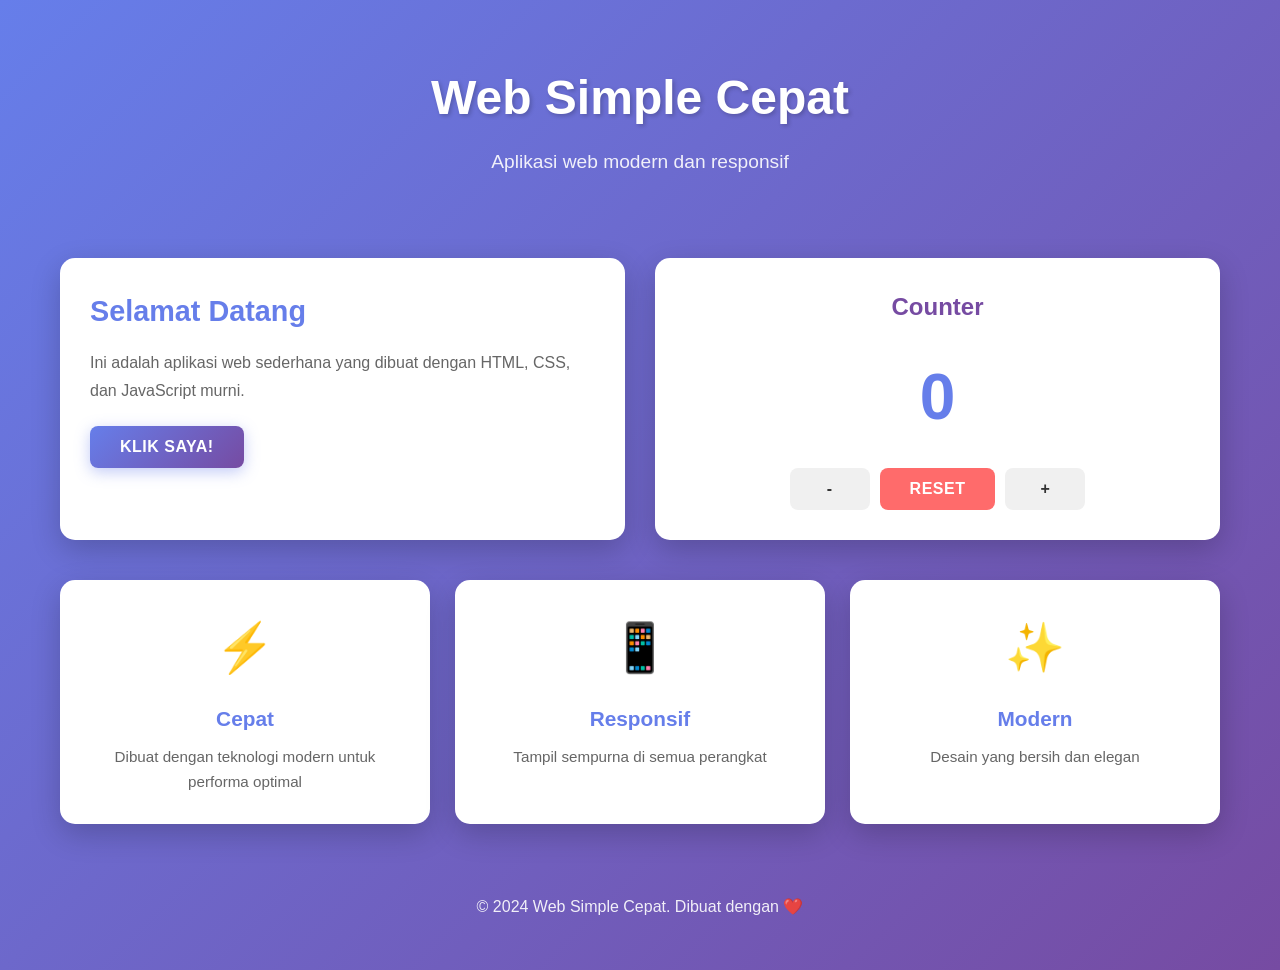
<file: generated-apps/app_006/index.html>
<!DOCTYPE html>
<html lang="id">
<head>
    <meta charset="UTF-8">
    <meta name="viewport" content="width=device-width, initial-scale=1.0">
    <title>Web Simple Cepat</title>
    <link rel="stylesheet" href="style.css">
</head>
<body>
    <div class="container">
        <header>
            <h1 class="title">Web Simple Cepat</h1>
            <p class="subtitle">Aplikasi web modern dan responsif</p>
        </header>

        <main>
            <section class="hero">
                <div class="card">
                    <h2>Selamat Datang</h2>
                    <p>Ini adalah aplikasi web sederhana yang dibuat dengan HTML, CSS, dan JavaScript murni.</p>
                    <button class="btn-primary" id="actionBtn">Klik Saya!</button>
                </div>

                <div class="counter-card">
                    <h3>Counter</h3>
                    <div class="counter-display" id="counter">0</div>
                    <div class="counter-buttons">
                        <button class="btn-counter" id="decrementBtn">-</button>
                        <button class="btn-counter" id="resetBtn">Reset</button>
                        <button class="btn-counter" id="incrementBtn">+</button>
                    </div>
                </div>
            </section>

            <section class="features">
                <div class="feature-card">
                    <div class="feature-icon">⚡</div>
                    <h3>Cepat</h3>
                    <p>Dibuat dengan teknologi modern untuk performa optimal</p>
                </div>
                <div class="feature-card">
                    <div class="feature-icon">📱</div>
                    <h3>Responsif</h3>
                    <p>Tampil sempurna di semua perangkat</p>
                </div>
                <div class="feature-card">
                    <div class="feature-icon">✨</div>
                    <h3>Modern</h3>
                    <p>Desain yang bersih dan elegan</p>
                </div>
            </section>
        </main>

        <footer>
            <p>&copy; 2024 Web Simple Cepat. Dibuat dengan ❤️</p>
        </footer>
    </div>

    <script src="script.js"></script>
</body>
</html>
</file>
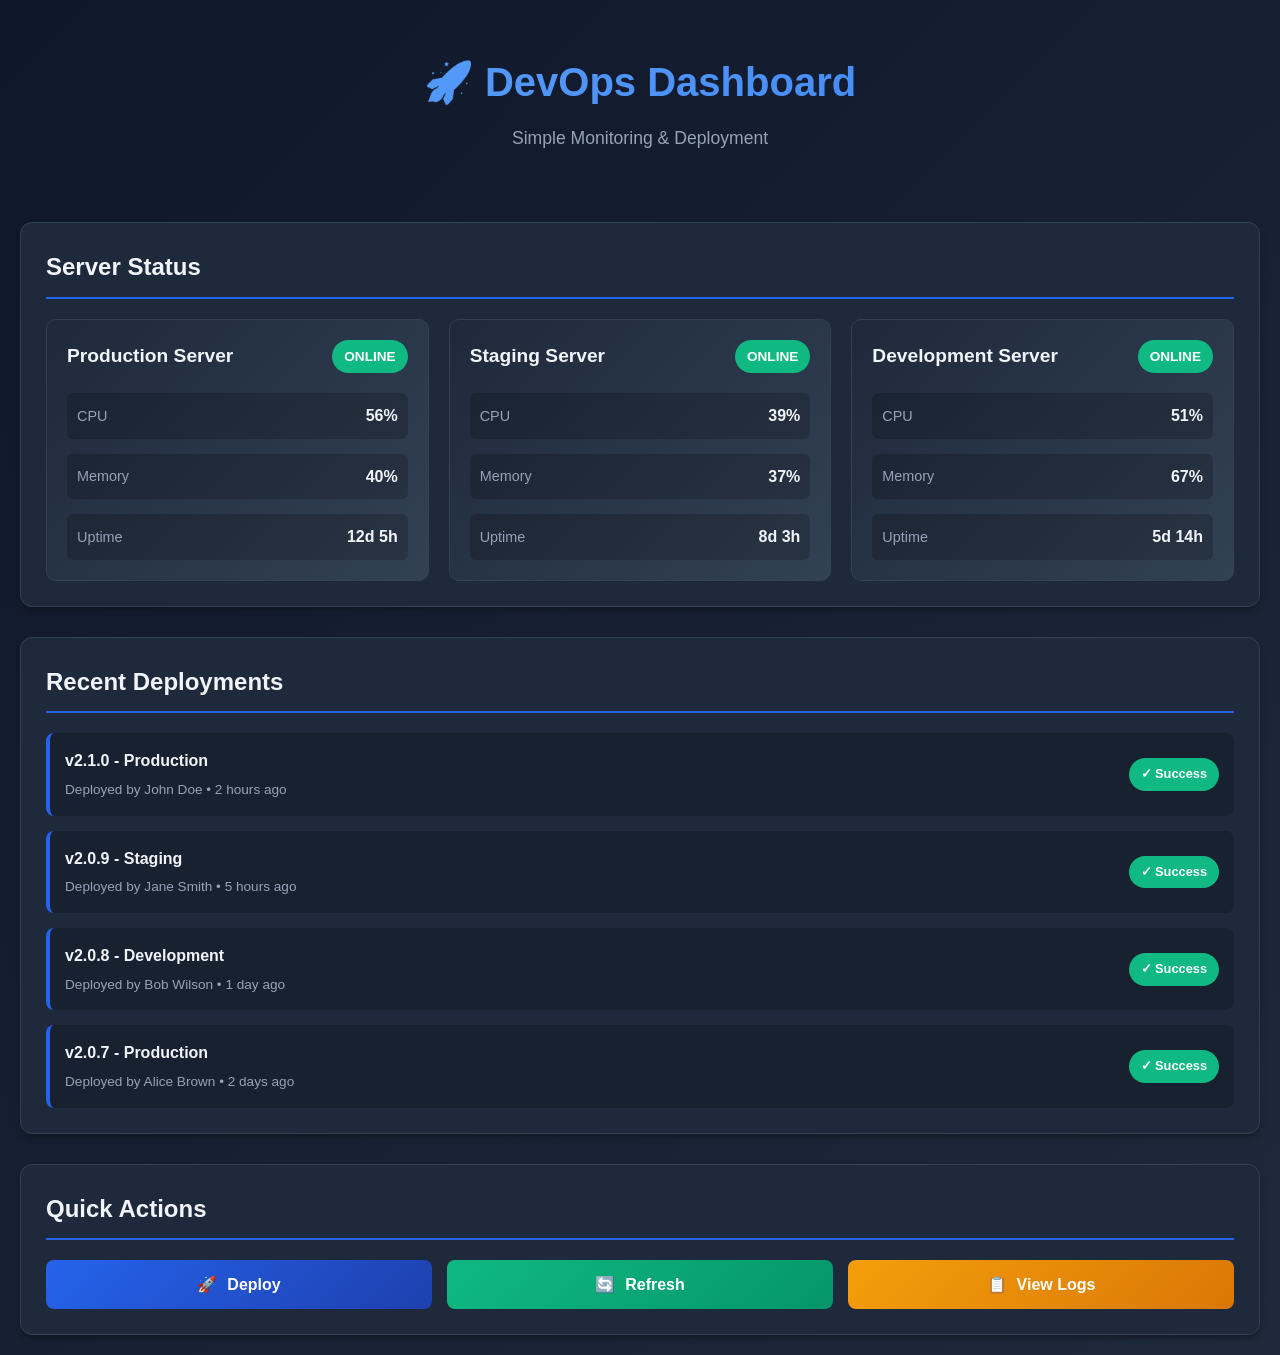
<file: generated-apps/app_007/index.html>
<!DOCTYPE html>
<html lang="en">
<head>
    <meta charset="UTF-8">
    <meta name="viewport" content="width=device-width, initial-scale=1.0">
    <title>Simple DevOps Dashboard</title>
    <link rel="stylesheet" href="style.css">
</head>
<body>
    <div class="container">
        <header>
            <h1>🚀 DevOps Dashboard</h1>
            <p class="subtitle">Simple Monitoring & Deployment</p>
        </header>

        <div class="dashboard">
            <!-- Server Status Section -->
            <section class="status-section">
                <h2>Server Status</h2>
                <div class="status-grid">
                    <div class="status-card" id="server1">
                        <div class="status-header">
                            <h3>Production Server</h3>
                            <span class="status-badge status-online">Online</span>
                        </div>
                        <div class="status-metrics">
                            <div class="metric">
                                <span class="metric-label">CPU</span>
                                <span class="metric-value" id="cpu1">45%</span>
                            </div>
                            <div class="metric">
                                <span class="metric-label">Memory</span>
                                <span class="metric-value" id="memory1">62%</span>
                            </div>
                            <div class="metric">
                                <span class="metric-label">Uptime</span>
                                <span class="metric-value">12d 5h</span>
                            </div>
                        </div>
                    </div>

                    <div class="status-card" id="server2">
                        <div class="status-header">
                            <h3>Staging Server</h3>
                            <span class="status-badge status-online">Online</span>
                        </div>
                        <div class="status-metrics">
                            <div class="metric">
                                <span class="metric-label">CPU</span>
                                <span class="metric-value" id="cpu2">32%</span>
                            </div>
                            <div class="metric">
                                <span class="metric-label">Memory</span>
                                <span class="metric-value" id="memory2">48%</span>
                            </div>
                            <div class="metric">
                                <span class="metric-label">Uptime</span>
                                <span class="metric-value">8d 3h</span>
                            </div>
                        </div>
                    </div>

                    <div class="status-card" id="server3">
                        <div class="status-header">
                            <h3>Development Server</h3>
                            <span class="status-badge status-online">Online</span>
                        </div>
                        <div class="status-metrics">
                            <div class="metric">
                                <span class="metric-label">CPU</span>
                                <span class="metric-value" id="cpu3">18%</span>
                            </div>
                            <div class="metric">
                                <span class="metric-label">Memory</span>
                                <span class="metric-value" id="memory3">35%</span>
                            </div>
                            <div class="metric">
                                <span class="metric-label">Uptime</span>
                                <span class="metric-value">5d 14h</span>
                            </div>
                        </div>
                    </div>
                </div>
            </section>

            <!-- Deployment History Section -->
            <section class="deployment-section">
                <h2>Recent Deployments</h2>
                <div class="deployment-list" id="deploymentList">
                    <!-- Deployment items will be added dynamically -->
                </div>
            </section>

            <!-- Actions Section -->
            <section class="actions-section">
                <h2>Quick Actions</h2>
                <div class="action-buttons">
                    <button class="action-btn deploy-btn" onclick="triggerDeployment()">
                        <span>🚀</span>
                        <span>Deploy</span>
                    </button>
                    <button class="action-btn refresh-btn" onclick="refreshMetrics()">
                        <span>🔄</span>
                        <span>Refresh</span>
                    </button>
                    <button class="action-btn logs-btn" onclick="viewLogs()">
                        <span>📋</span>
                        <span>View Logs</span>
                    </button>
                </div>
            </section>

            <!-- Logs Section -->
            <section class="logs-section" id="logsSection" style="display: none;">
                <div class="logs-header">
                    <h2>System Logs</h2>
                    <button class="close-btn" onclick="closeLogs()">✕</button>
                </div>
                <div class="logs-content" id="logsContent">
                    <!-- Logs will be displayed here -->
                </div>
            </section>
        </div>
    </div>

    <script src="script.js"></script>
</body>
</html>
</file>
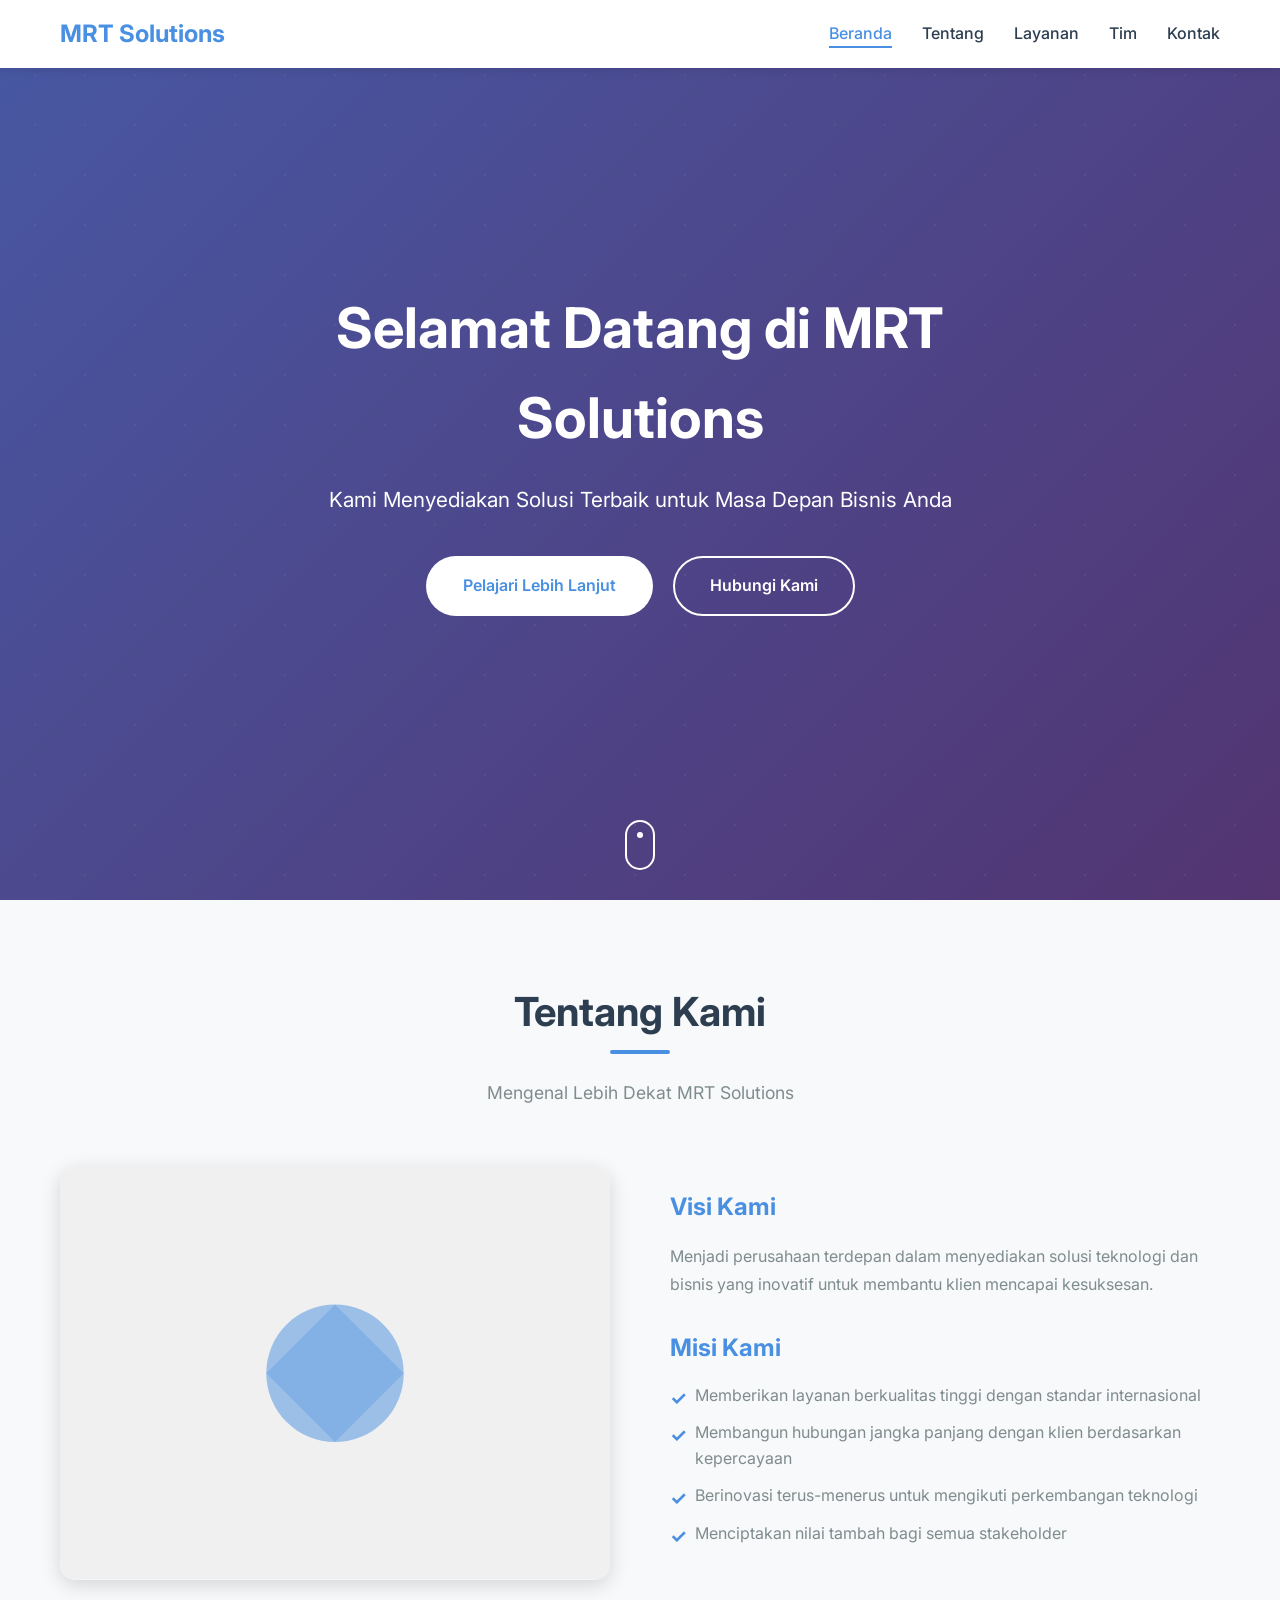
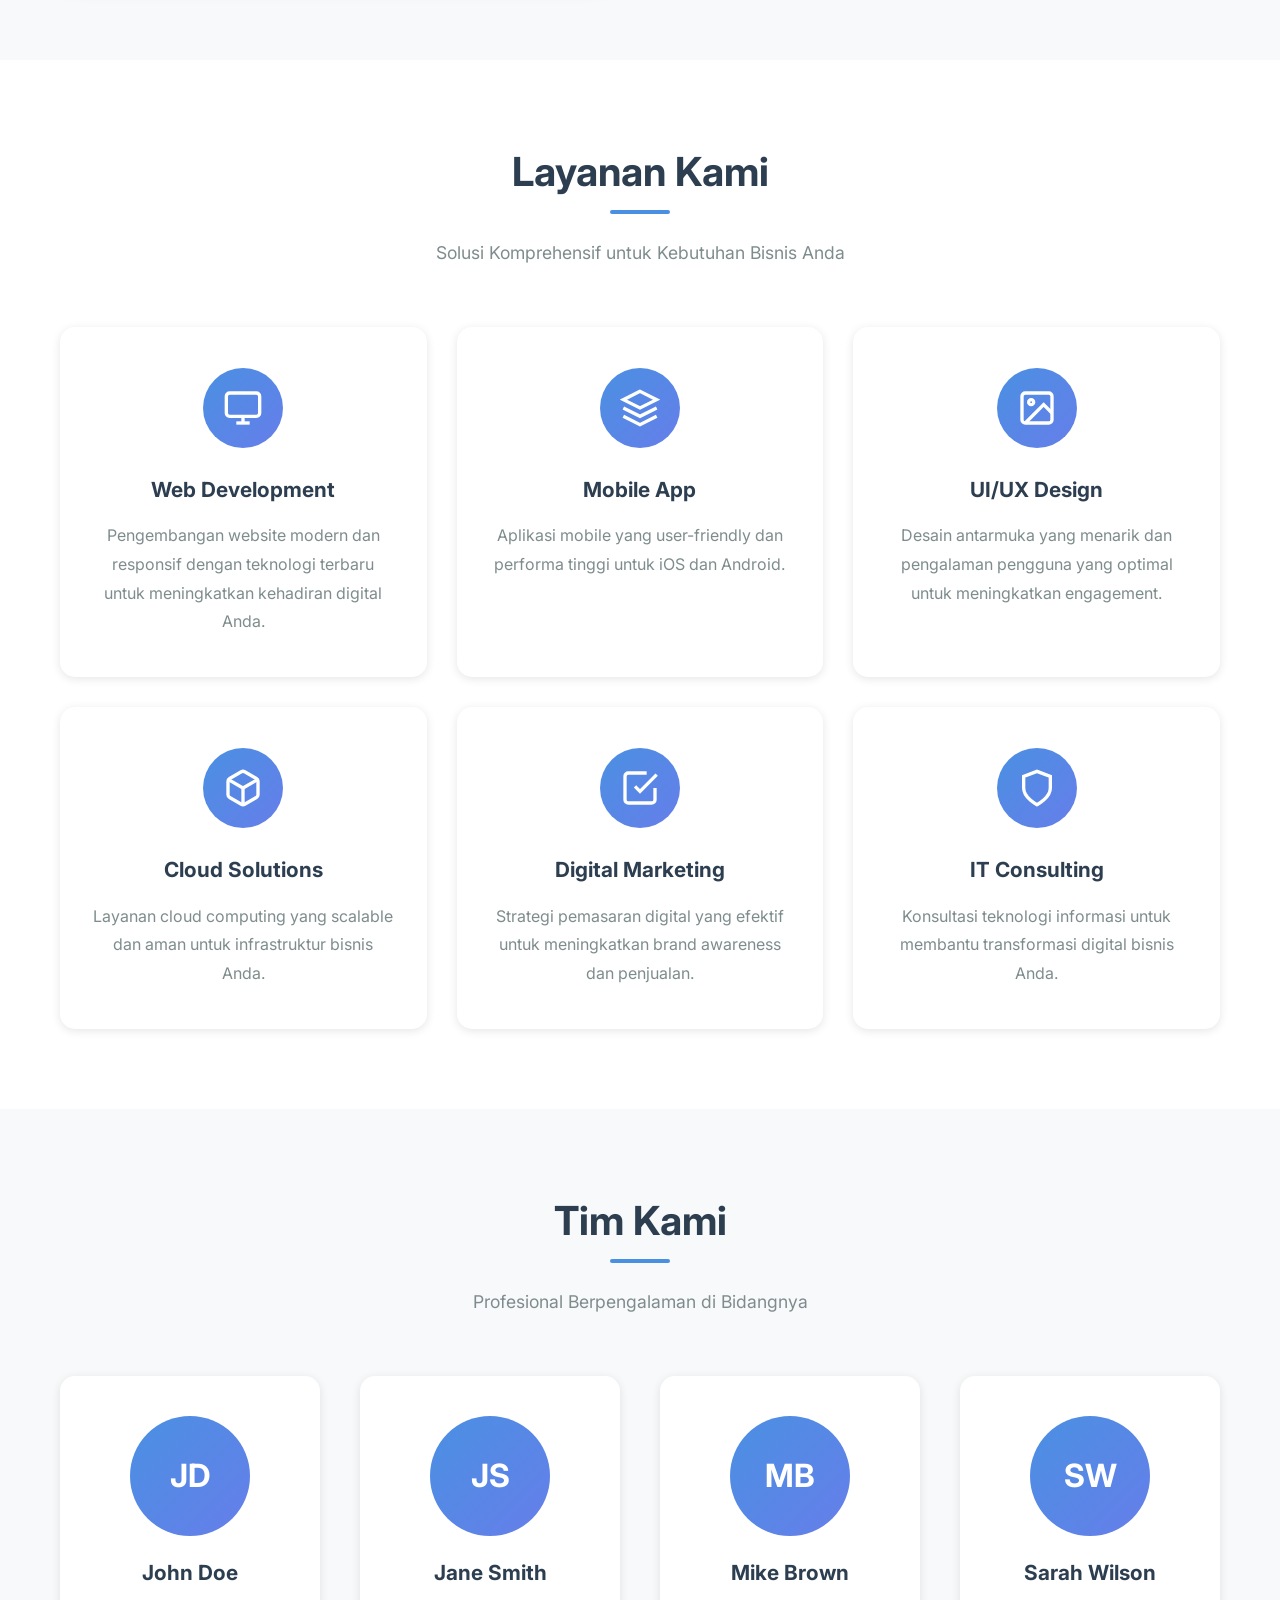
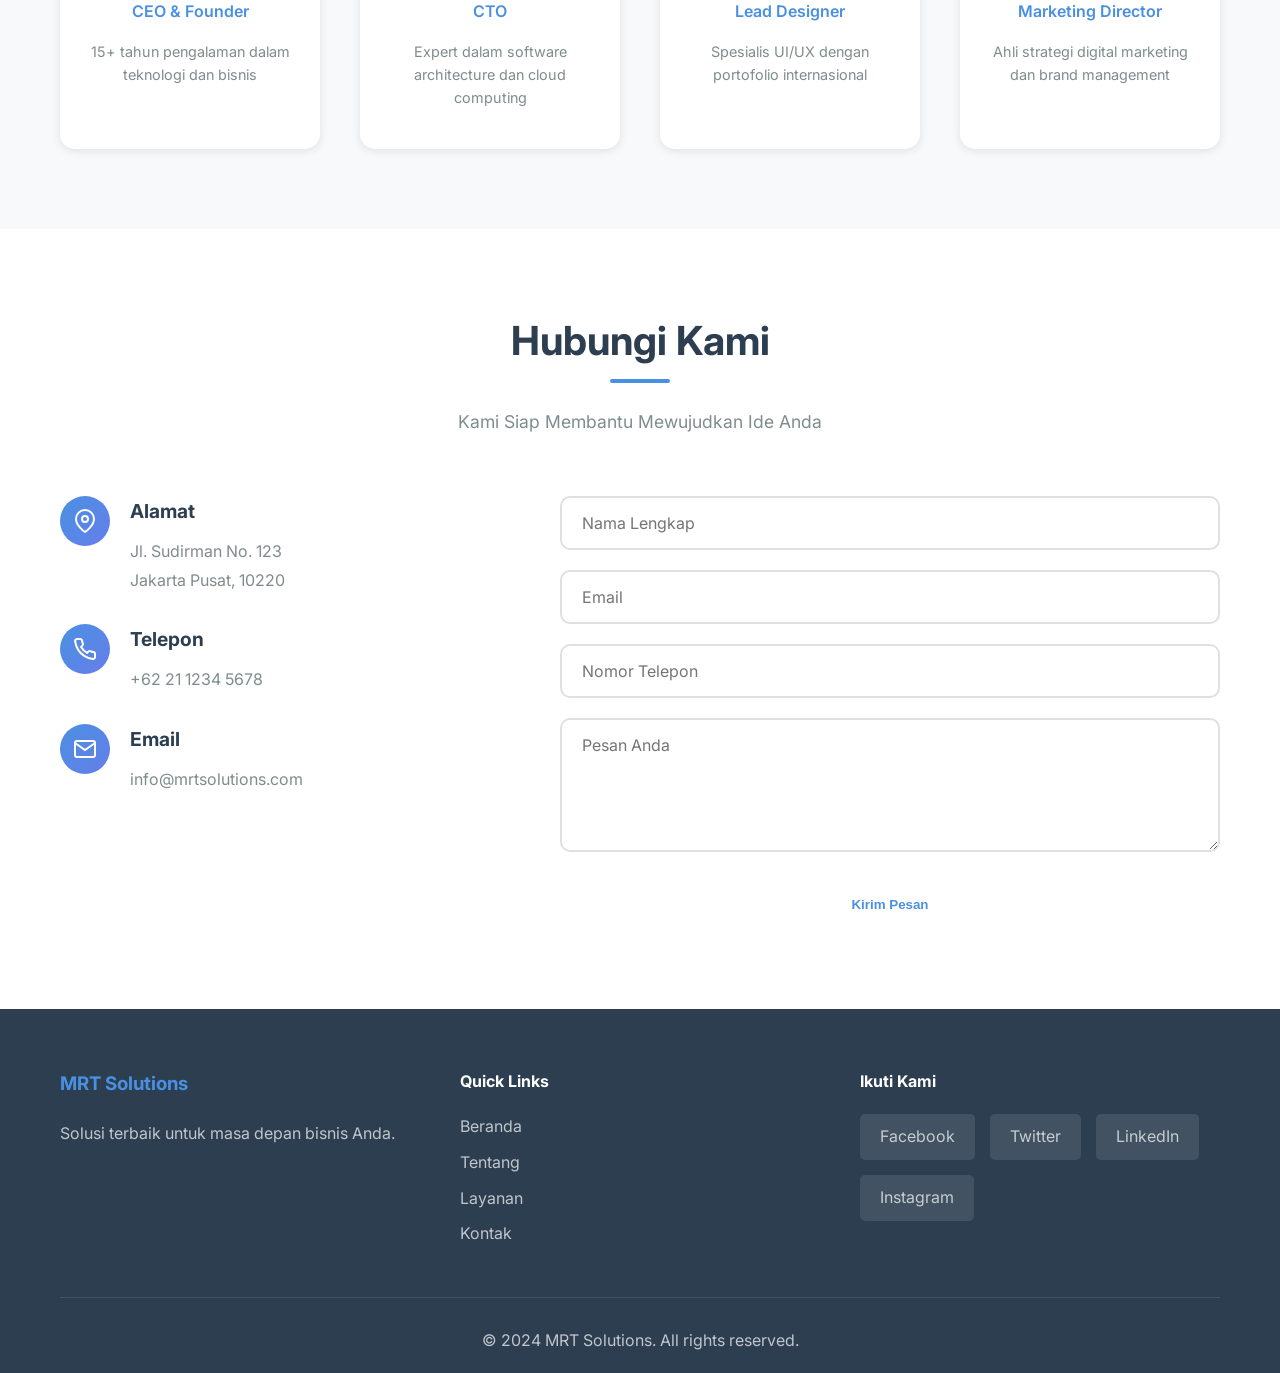
<file: generated-apps/app_008/index.html>
<!DOCTYPE html>
<html lang="id">
<head>
    <meta charset="UTF-8">
    <meta name="viewport" content="width=device-width, initial-scale=1.0">
    <meta name="description" content="Company Profile - Solusi Terbaik untuk Bisnis Anda">
    <title>Company Profile - MRT Solutions</title>
    <link rel="stylesheet" href="style.css">
    <link rel="preconnect" href="https://fonts.googleapis.com">
    <link rel="preconnect" href="https://fonts.gstatic.com" crossorigin>
    <link href="https://fonts.googleapis.com/css2?family=Inter:wght@300;400;500;600;700&display=swap" rel="stylesheet">
</head>
<body>
    <!-- Navigation -->
    <nav class="navbar" id="navbar">
        <div class="container">
            <div class="nav-wrapper">
                <div class="logo">
                    <h2>MRT Solutions</h2>
                </div>
                <ul class="nav-menu" id="navMenu">
                    <li><a href="#home" class="nav-link">Beranda</a></li>
                    <li><a href="#about" class="nav-link">Tentang</a></li>
                    <li><a href="#services" class="nav-link">Layanan</a></li>
                    <li><a href="#team" class="nav-link">Tim</a></li>
                    <li><a href="#contact" class="nav-link">Kontak</a></li>
                </ul>
                <div class="hamburger" id="hamburger">
                    <span></span>
                    <span></span>
                    <span></span>
                </div>
            </div>
        </div>
    </nav>

    <!-- Hero Section -->
    <section id="home" class="hero">
        <div class="hero-overlay"></div>
        <div class="container">
            <div class="hero-content">
                <h1 class="hero-title fade-in">Selamat Datang di MRT Solutions</h1>
                <p class="hero-subtitle fade-in">Kami Menyediakan Solusi Terbaik untuk Masa Depan Bisnis Anda</p>
                <div class="hero-buttons fade-in">
                    <a href="#about" class="btn btn-primary">Pelajari Lebih Lanjut</a>
                    <a href="#contact" class="btn btn-secondary">Hubungi Kami</a>
                </div>
            </div>
        </div>
        <div class="scroll-indicator">
            <span></span>
        </div>
    </section>

    <!-- About Section -->
    <section id="about" class="about">
        <div class="container">
            <div class="section-header">
                <h2 class="section-title">Tentang Kami</h2>
                <p class="section-subtitle">Mengenal Lebih Dekat MRT Solutions</p>
            </div>
            <div class="about-content">
                <div class="about-image">
                    <div class="image-placeholder">
                        <svg viewBox="0 0 400 300" fill="none" xmlns="http://www.w3.org/2000/svg">
                            <rect width="400" height="300" fill="#f0f0f0"/>
                            <path d="M200 100L250 150L200 200L150 150L200 100Z" fill="#4a90e2" opacity="0.3"/>
                            <circle cx="200" cy="150" r="50" fill="#4a90e2" opacity="0.5"/>
                        </svg>
                    </div>
                </div>
                <div class="about-text">
                    <h3>Visi Kami</h3>
                    <p>Menjadi perusahaan terdepan dalam menyediakan solusi teknologi dan bisnis yang inovatif untuk membantu klien mencapai kesuksesan.</p>
                    
                    <h3>Misi Kami</h3>
                    <ul>
                        <li>Memberikan layanan berkualitas tinggi dengan standar internasional</li>
                        <li>Membangun hubungan jangka panjang dengan klien berdasarkan kepercayaan</li>
                        <li>Berinovasi terus-menerus untuk mengikuti perkembangan teknologi</li>
                        <li>Menciptakan nilai tambah bagi semua stakeholder</li>
                    </ul>
                </div>
            </div>
        </div>
    </section>

    <!-- Services Section -->
    <section id="services" class="services">
        <div class="container">
            <div class="section-header">
                <h2 class="section-title">Layanan Kami</h2>
                <p class="section-subtitle">Solusi Komprehensif untuk Kebutuhan Bisnis Anda</p>
            </div>
            <div class="services-grid">
                <div class="service-card">
                    <div class="service-icon">
                        <svg viewBox="0 0 24 24" fill="none" stroke="currentColor" stroke-width="2">
                            <rect x="2" y="3" width="20" height="14" rx="2"></rect>
                            <line x1="8" y1="21" x2="16" y2="21"></line>
                            <line x1="12" y1="17" x2="12" y2="21"></line>
                        </svg>
                    </div>
                    <h3>Web Development</h3>
                    <p>Pengembangan website modern dan responsif dengan teknologi terbaru untuk meningkatkan kehadiran digital Anda.</p>
                </div>
                <div class="service-card">
                    <div class="service-icon">
                        <svg viewBox="0 0 24 24" fill="none" stroke="currentColor" stroke-width="2">
                            <path d="M12 2L2 7l10 5 10-5-10-5z"></path>
                            <path d="M2 17l10 5 10-5"></path>
                            <path d="M2 12l10 5 10-5"></path>
                        </svg>
                    </div>
                    <h3>Mobile App</h3>
                    <p>Aplikasi mobile yang user-friendly dan performa tinggi untuk iOS dan Android.</p>
                </div>
                <div class="service-card">
                    <div class="service-icon">
                        <svg viewBox="0 0 24 24" fill="none" stroke="currentColor" stroke-width="2">
                            <rect x="3" y="3" width="18" height="18" rx="2"></rect>
                            <circle cx="8.5" cy="8.5" r="1.5"></circle>
                            <path d="M21 15l-5-5L5 21"></path>
                        </svg>
                    </div>
                    <h3>UI/UX Design</h3>
                    <p>Desain antarmuka yang menarik dan pengalaman pengguna yang optimal untuk meningkatkan engagement.</p>
                </div>
                <div class="service-card">
                    <div class="service-icon">
                        <svg viewBox="0 0 24 24" fill="none" stroke="currentColor" stroke-width="2">
                            <path d="M21 16V8a2 2 0 0 0-1-1.73l-7-4a2 2 0 0 0-2 0l-7 4A2 2 0 0 0 3 8v8a2 2 0 0 0 1 1.73l7 4a2 2 0 0 0 2 0l7-4A2 2 0 0 0 21 16z"></path>
                            <polyline points="3.27 6.96 12 12.01 20.73 6.96"></polyline>
                            <line x1="12" y1="22.08" x2="12" y2="12"></line>
                        </svg>
                    </div>
                    <h3>Cloud Solutions</h3>
                    <p>Layanan cloud computing yang scalable dan aman untuk infrastruktur bisnis Anda.</p>
                </div>
                <div class="service-card">
                    <div class="service-icon">
                        <svg viewBox="0 0 24 24" fill="none" stroke="currentColor" stroke-width="2">
                            <path d="M9 11l3 3L22 4"></path>
                            <path d="M21 12v7a2 2 0 0 1-2 2H5a2 2 0 0 1-2-2V5a2 2 0 0 1 2-2h11"></path>
                        </svg>
                    </div>
                    <h3>Digital Marketing</h3>
                    <p>Strategi pemasaran digital yang efektif untuk meningkatkan brand awareness dan penjualan.</p>
                </div>
                <div class="service-card">
                    <div class="service-icon">
                        <svg viewBox="0 0 24 24" fill="none" stroke="currentColor" stroke-width="2">
                            <path d="M12 22s8-4 8-10V5l-8-3-8 3v7c0 6 8 10 8 10z"></path>
                        </svg>
                    </div>
                    <h3>IT Consulting</h3>
                    <p>Konsultasi teknologi informasi untuk membantu transformasi digital bisnis Anda.</p>
                </div>
            </div>
        </div>
    </section>

    <!-- Team Section -->
    <section id="team" class="team">
        <div class="container">
            <div class="section-header">
                <h2 class="section-title">Tim Kami</h2>
                <p class="section-subtitle">Profesional Berpengalaman di Bidangnya</p>
            </div>
            <div class="team-grid">
                <div class="team-card">
                    <div class="team-avatar">
                        <div class="avatar-placeholder">
                            <span>JD</span>
                        </div>
                    </div>
                    <h3>John Doe</h3>
                    <p class="team-role">CEO & Founder</p>
                    <p class="team-description">15+ tahun pengalaman dalam teknologi dan bisnis</p>
                </div>
                <div class="team-card">
                    <div class="team-avatar">
                        <div class="avatar-placeholder">
                            <span>JS</span>
                        </div>
                    </div>
                    <h3>Jane Smith</h3>
                    <p class="team-role">CTO</p>
                    <p class="team-description">Expert dalam software architecture dan cloud computing</p>
                </div>
                <div class="team-card">
                    <div class="team-avatar">
                        <div class="avatar-placeholder">
                            <span>MB</span>
                        </div>
                    </div>
                    <h3>Mike Brown</h3>
                    <p class="team-role">Lead Designer</p>
                    <p class="team-description">Spesialis UI/UX dengan portofolio internasional</p>
                </div>
                <div class="team-card">
                    <div class="team-avatar">
                        <div class="avatar-placeholder">
                            <span>SW</span>
                        </div>
                    </div>
                    <h3>Sarah Wilson</h3>
                    <p class="team-role">Marketing Director</p>
                    <p class="team-description">Ahli strategi digital marketing dan brand management</p>
                </div>
            </div>
        </div>
    </section>

    <!-- Contact Section -->
    <section id="contact" class="contact">
        <div class="container">
            <div class="section-header">
                <h2 class="section-title">Hubungi Kami</h2>
                <p class="section-subtitle">Kami Siap Membantu Mewujudkan Ide Anda</p>
            </div>
            <div class="contact-content">
                <div class="contact-info">
                    <div class="info-item">
                        <div class="info-icon">
                            <svg viewBox="0 0 24 24" fill="none" stroke="currentColor" stroke-width="2">
                                <path d="M21 10c0 7-9 13-9 13s-9-6-9-13a9 9 0 0 1 18 0z"></path>
                                <circle cx="12" cy="10" r="3"></circle>
                            </svg>
                        </div>
                        <div>
                            <h4>Alamat</h4>
                            <p>Jl. Sudirman No. 123<br>Jakarta Pusat, 10220</p>
                        </div>
                    </div>
                    <div class="info-item">
                        <div class="info-icon">
                            <svg viewBox="0 0 24 24" fill="none" stroke="currentColor" stroke-width="2">
                                <path d="M22 16.92v3a2 2 0 0 1-2.18 2 19.79 19.79 0 0 1-8.63-3.07 19.5 19.5 0 0 1-6-6 19.79 19.79 0 0 1-3.07-8.67A2 2 0 0 1 4.11 2h3a2 2 0 0 1 2 1.72 12.84 12.84 0 0 0 .7 2.81 2 2 0 0 1-.45 2.11L8.09 9.91a16 16 0 0 0 6 6l1.27-1.27a2 2 0 0 1 2.11-.45 12.84 12.84 0 0 0 2.81.7A2 2 0 0 1 22 16.92z"></path>
                            </svg>
                        </div>
                        <div>
                            <h4>Telepon</h4>
                            <p>+62 21 1234 5678</p>
                        </div>
                    </div>
                    <div class="info-item">
                        <div class="info-icon">
                            <svg viewBox="0 0 24 24" fill="none" stroke="currentColor" stroke-width="2">
                                <path d="M4 4h16c1.1 0 2 .9 2 2v12c0 1.1-.9 2-2 2H4c-1.1 0-2-.9-2-2V6c0-1.1.9-2 2-2z"></path>
                                <polyline points="22,6 12,13 2,6"></polyline>
                            </svg>
                        </div>
                        <div>
                            <h4>Email</h4>
                            <p>info@mrtsolutions.com</p>
                        </div>
                    </div>
                </div>
                <form class="contact-form" id="contactForm">
                    <div class="form-group">
                        <input type="text" id="name" name="name" placeholder="Nama Lengkap" required>
                    </div>
                    <div class="form-group">
                        <input type="email" id="email" name="email" placeholder="Email" required>
                    </div>
                    <div class="form-group">
                        <input type="tel" id="phone" name="phone" placeholder="Nomor Telepon">
                    </div>
                    <div class="form-group">
                        <textarea id="message" name="message" rows="5" placeholder="Pesan Anda" required></textarea>
                    </div>
                    <button type="submit" class="btn btn-primary">Kirim Pesan</button>
                </form>
            </div>
        </div>
    </section>

    <!-- Footer -->
    <footer class="footer">
        <div class="container">
            <div class="footer-content">
                <div class="footer-section">
                    <h3>MRT Solutions</h3>
                    <p>Solusi terbaik untuk masa depan bisnis Anda.</p>
                </div>
                <div class="footer-section">
                    <h4>Quick Links</h4>
                    <ul>
                        <li><a href="#home">Beranda</a></li>
                        <li><a href="#about">Tentang</a></li>
                        <li><a href="#services">Layanan</a></li>
                        <li><a href="#contact">Kontak</a></li>
                    </ul>
                </div>
                <div class="footer-section">
                    <h4>Ikuti Kami</h4>
                    <div class="social-links">
                        <a href="#" aria-label="Facebook">Facebook</a>
                        <a href="#" aria-label="Twitter">Twitter</a>
                        <a href="#" aria-label="LinkedIn">LinkedIn</a>
                        <a href="#" aria-label="Instagram">Instagram</a>
                    </div>
                </div>
            </div>
            <div class="footer-bottom">
                <p>&copy; 2024 MRT Solutions. All rights reserved.</p>
            </div>
        </div>
    </footer>

    <script src="script.js"></script>
</body>
</html>
</file>
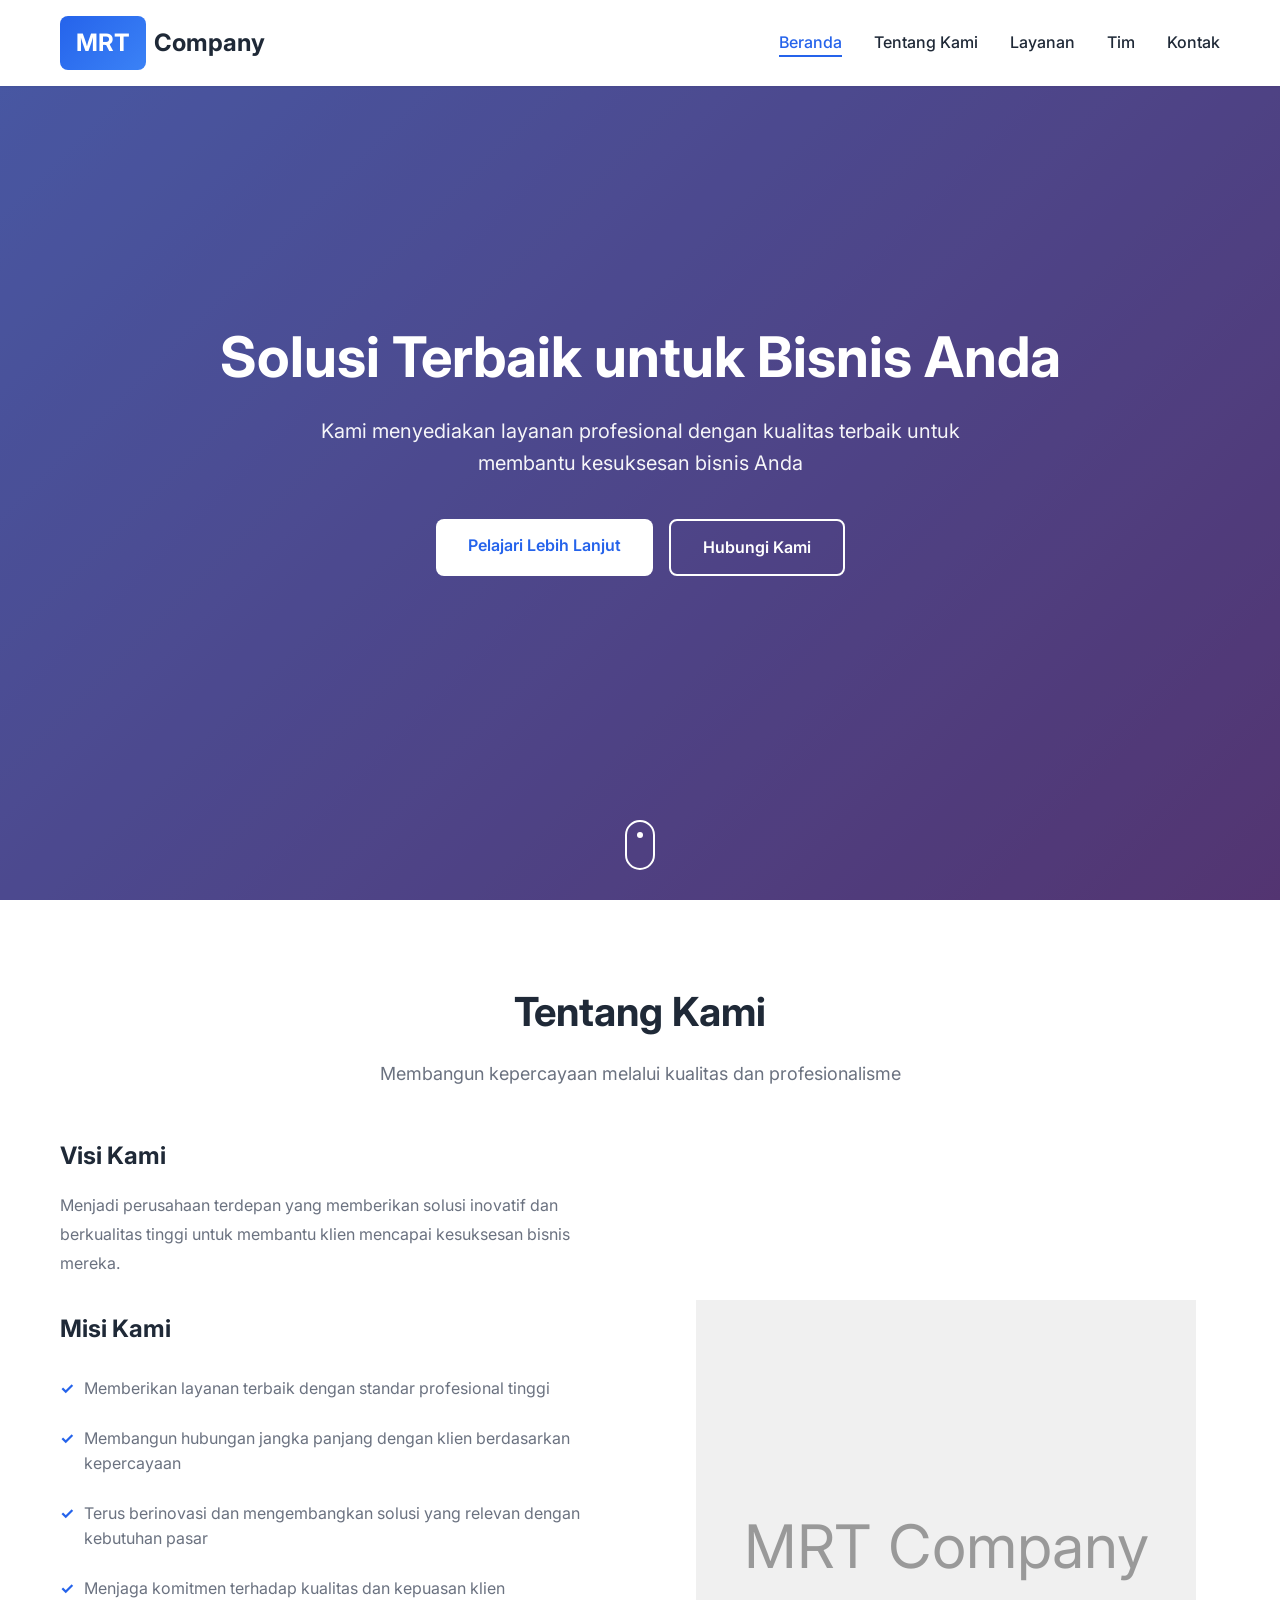
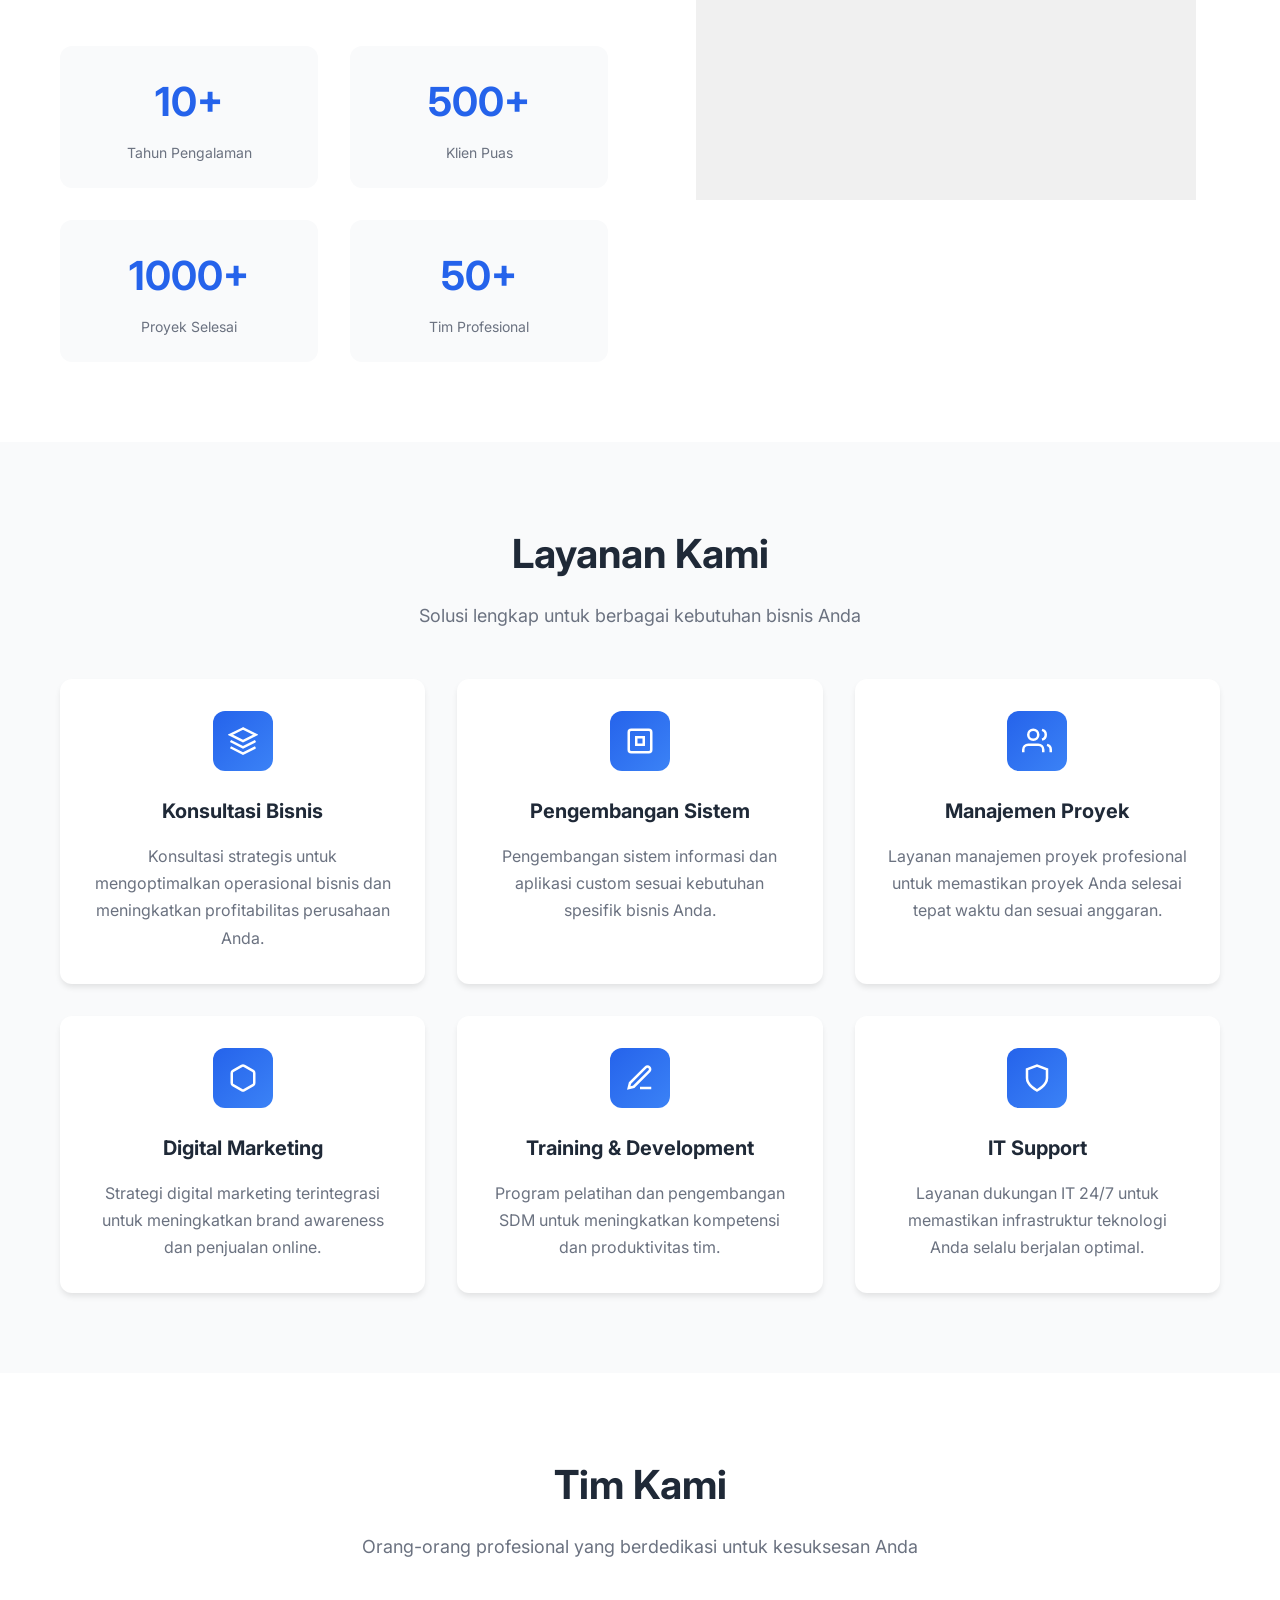
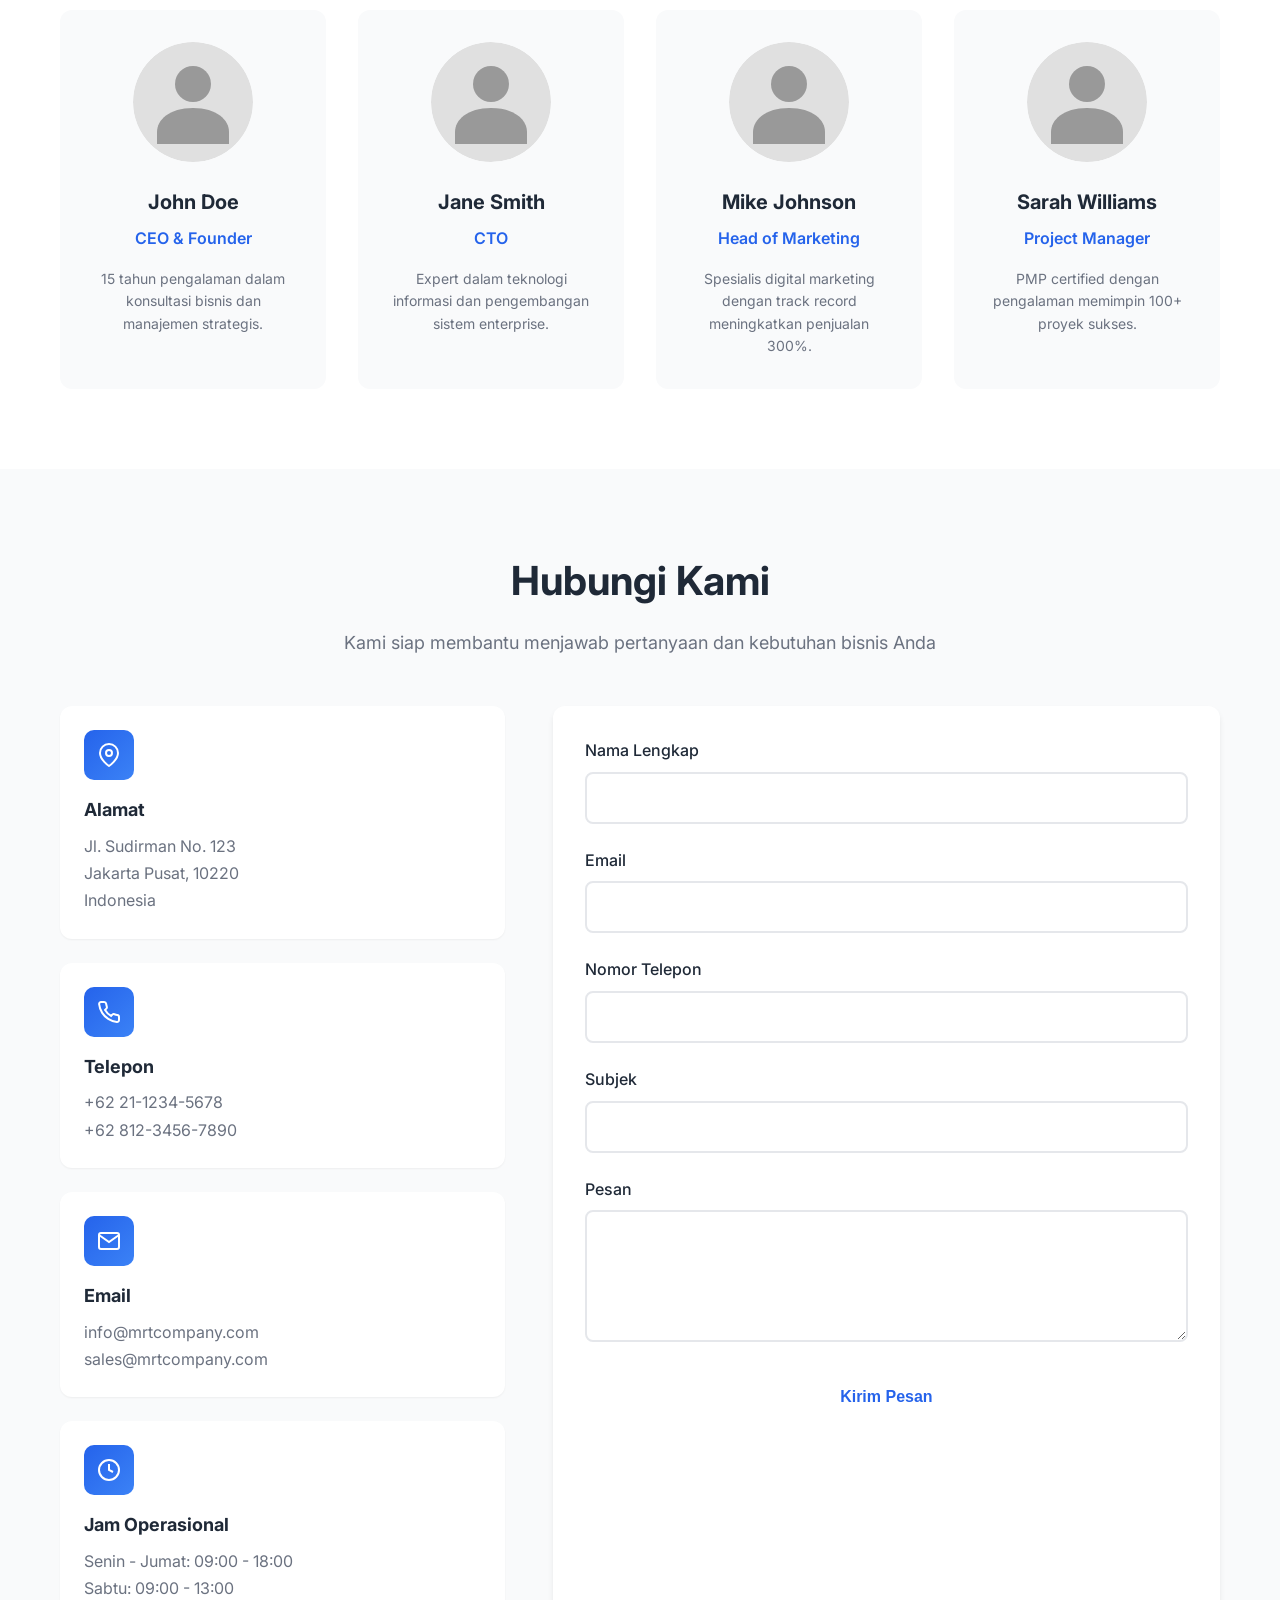
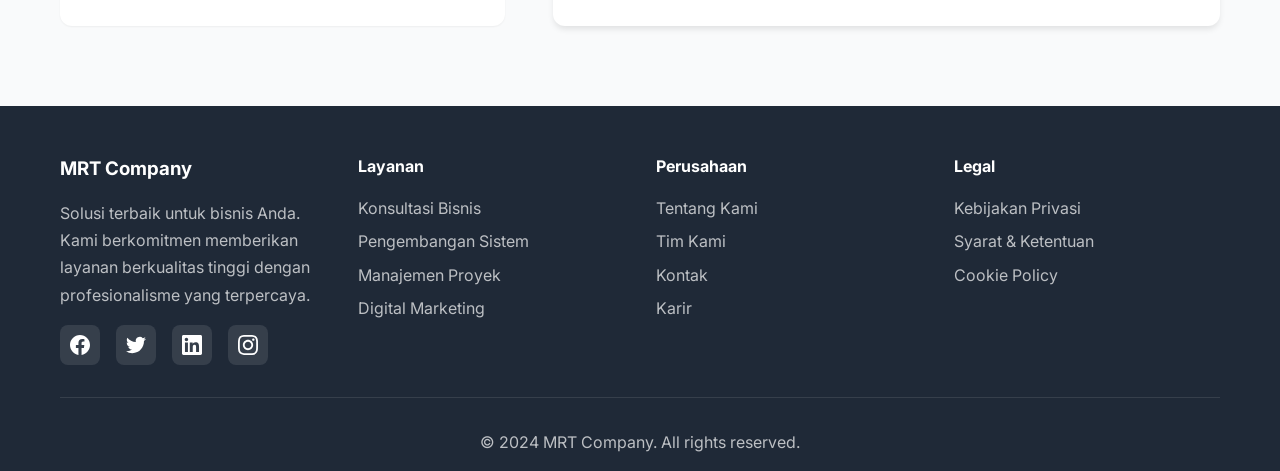
<file: generated-apps/app_009/index.html>
<!DOCTYPE html>
<html lang="id">
<head>
    <meta charset="UTF-8">
    <meta name="viewport" content="width=device-width, initial-scale=1.0">
    <title>MRT Company - Profil Perusahaan</title>
    <link rel="stylesheet" href="style.css">
    <link rel="preconnect" href="https://fonts.googleapis.com">
    <link rel="preconnect" href="https://fonts.gstatic.com" crossorigin>
    <link href="https://fonts.googleapis.com/css2?family=Inter:wght@300;400;500;600;700&display=swap" rel="stylesheet">
</head>
<body>
    <!-- Navigation -->
    <nav class="navbar">
        <div class="container">
            <div class="nav-brand">
                <span class="logo">MRT</span>
                <span class="logo-text">Company</span>
            </div>
            <ul class="nav-menu" id="navMenu">
                <li><a href="#home" class="nav-link">Beranda</a></li>
                <li><a href="#about" class="nav-link">Tentang Kami</a></li>
                <li><a href="#services" class="nav-link">Layanan</a></li>
                <li><a href="#team" class="nav-link">Tim</a></li>
                <li><a href="#contact" class="nav-link">Kontak</a></li>
            </ul>
            <div class="hamburger" id="hamburger">
                <span></span>
                <span></span>
                <span></span>
            </div>
        </div>
    </nav>

    <!-- Hero Section -->
    <section id="home" class="hero">
        <div class="hero-overlay"></div>
        <div class="container hero-content">
            <h1 class="hero-title">Solusi Terbaik untuk Bisnis Anda</h1>
            <p class="hero-subtitle">Kami menyediakan layanan profesional dengan kualitas terbaik untuk membantu kesuksesan bisnis Anda</p>
            <div class="hero-buttons">
                <a href="#services" class="btn btn-primary">Pelajari Lebih Lanjut</a>
                <a href="#contact" class="btn btn-secondary">Hubungi Kami</a>
            </div>
        </div>
        <div class="scroll-indicator">
            <span></span>
        </div>
    </section>

    <!-- About Section -->
    <section id="about" class="about">
        <div class="container">
            <div class="section-header">
                <h2 class="section-title">Tentang Kami</h2>
                <p class="section-subtitle">Membangun kepercayaan melalui kualitas dan profesionalisme</p>
            </div>
            <div class="about-content">
                <div class="about-text">
                    <h3>Visi Kami</h3>
                    <p>Menjadi perusahaan terdepan yang memberikan solusi inovatif dan berkualitas tinggi untuk membantu klien mencapai kesuksesan bisnis mereka.</p>
                    
                    <h3>Misi Kami</h3>
                    <ul class="mission-list">
                        <li>Memberikan layanan terbaik dengan standar profesional tinggi</li>
                        <li>Membangun hubungan jangka panjang dengan klien berdasarkan kepercayaan</li>
                        <li>Terus berinovasi dan mengembangkan solusi yang relevan dengan kebutuhan pasar</li>
                        <li>Menjaga komitmen terhadap kualitas dan kepuasan klien</li>
                    </ul>

                    <div class="stats-grid">
                        <div class="stat-item">
                            <div class="stat-number">10+</div>
                            <div class="stat-label">Tahun Pengalaman</div>
                        </div>
                        <div class="stat-item">
                            <div class="stat-number">500+</div>
                            <div class="stat-label">Klien Puas</div>
                        </div>
                        <div class="stat-item">
                            <div class="stat-number">1000+</div>
                            <div class="stat-label">Proyek Selesai</div>
                        </div>
                        <div class="stat-item">
                            <div class="stat-number">50+</div>
                            <div class="stat-label">Tim Profesional</div>
                        </div>
                    </div>
                </div>
                <div class="about-image">
                    <div class="image-placeholder">
                        <svg viewBox="0 0 200 200" xmlns="http://www.w3.org/2000/svg">
                            <rect width="200" height="200" fill="#f0f0f0"/>
                            <text x="50%" y="50%" text-anchor="middle" dy=".3em" font-size="24" fill="#999">MRT Company</text>
                        </svg>
                    </div>
                </div>
            </div>
        </div>
    </section>

    <!-- Services Section -->
    <section id="services" class="services">
        <div class="container">
            <div class="section-header">
                <h2 class="section-title">Layanan Kami</h2>
                <p class="section-subtitle">Solusi lengkap untuk berbagai kebutuhan bisnis Anda</p>
            </div>
            <div class="services-grid">
                <div class="service-card" data-animate>
                    <div class="service-icon">
                        <svg viewBox="0 0 24 24" fill="none" stroke="currentColor" stroke-width="2">
                            <path d="M12 2L2 7l10 5 10-5-10-5zM2 17l10 5 10-5M2 12l10 5 10-5"/>
                        </svg>
                    </div>
                    <h3>Konsultasi Bisnis</h3>
                    <p>Konsultasi strategis untuk mengoptimalkan operasional bisnis dan meningkatkan profitabilitas perusahaan Anda.</p>
                </div>
                <div class="service-card" data-animate>
                    <div class="service-icon">
                        <svg viewBox="0 0 24 24" fill="none" stroke="currentColor" stroke-width="2">
                            <rect x="3" y="3" width="18" height="18" rx="2"/>
                            <path d="M9 9h6v6H9z"/>
                        </svg>
                    </div>
                    <h3>Pengembangan Sistem</h3>
                    <p>Pengembangan sistem informasi dan aplikasi custom sesuai kebutuhan spesifik bisnis Anda.</p>
                </div>
                <div class="service-card" data-animate>
                    <div class="service-icon">
                        <svg viewBox="0 0 24 24" fill="none" stroke="currentColor" stroke-width="2">
                            <path d="M17 21v-2a4 4 0 0 0-4-4H5a4 4 0 0 0-4 4v2"/>
                            <circle cx="9" cy="7" r="4"/>
                            <path d="M23 21v-2a4 4 0 0 0-3-3.87M16 3.13a4 4 0 0 1 0 7.75"/>
                        </svg>
                    </div>
                    <h3>Manajemen Proyek</h3>
                    <p>Layanan manajemen proyek profesional untuk memastikan proyek Anda selesai tepat waktu dan sesuai anggaran.</p>
                </div>
                <div class="service-card" data-animate>
                    <div class="service-icon">
                        <svg viewBox="0 0 24 24" fill="none" stroke="currentColor" stroke-width="2">
                            <path d="M21 16V8a2 2 0 0 0-1-1.73l-7-4a2 2 0 0 0-2 0l-7 4A2 2 0 0 0 3 8v8a2 2 0 0 0 1 1.73l7 4a2 2 0 0 0 2 0l7-4A2 2 0 0 0 21 16z"/>
                        </svg>
                    </div>
                    <h3>Digital Marketing</h3>
                    <p>Strategi digital marketing terintegrasi untuk meningkatkan brand awareness dan penjualan online.</p>
                </div>
                <div class="service-card" data-animate>
                    <div class="service-icon">
                        <svg viewBox="0 0 24 24" fill="none" stroke="currentColor" stroke-width="2">
                            <path d="M12 20h9"/>
                            <path d="M16.5 3.5a2.121 2.121 0 0 1 3 3L7 19l-4 1 1-4L16.5 3.5z"/>
                        </svg>
                    </div>
                    <h3>Training & Development</h3>
                    <p>Program pelatihan dan pengembangan SDM untuk meningkatkan kompetensi dan produktivitas tim.</p>
                </div>
                <div class="service-card" data-animate>
                    <div class="service-icon">
                        <svg viewBox="0 0 24 24" fill="none" stroke="currentColor" stroke-width="2">
                            <path d="M12 22s8-4 8-10V5l-8-3-8 3v7c0 6 8 10 8 10z"/>
                        </svg>
                    </div>
                    <h3>IT Support</h3>
                    <p>Layanan dukungan IT 24/7 untuk memastikan infrastruktur teknologi Anda selalu berjalan optimal.</p>
                </div>
            </div>
        </div>
    </section>

    <!-- Team Section -->
    <section id="team" class="team">
        <div class="container">
            <div class="section-header">
                <h2 class="section-title">Tim Kami</h2>
                <p class="section-subtitle">Orang-orang profesional yang berdedikasi untuk kesuksesan Anda</p>
            </div>
            <div class="team-grid">
                <div class="team-card" data-animate>
                    <div class="team-avatar">
                        <svg viewBox="0 0 100 100" xmlns="http://www.w3.org/2000/svg">
                            <circle cx="50" cy="50" r="50" fill="#e0e0e0"/>
                            <circle cx="50" cy="35" r="15" fill="#999"/>
                            <path d="M50 55 C30 55, 20 65, 20 75 L20 85 L80 85 L80 75 C80 65, 70 55, 50 55 Z" fill="#999"/>
                        </svg>
                    </div>
                    <h3>John Doe</h3>
                    <p class="team-role">CEO & Founder</p>
                    <p class="team-bio">15 tahun pengalaman dalam konsultasi bisnis dan manajemen strategis.</p>
                </div>
                <div class="team-card" data-animate>
                    <div class="team-avatar">
                        <svg viewBox="0 0 100 100" xmlns="http://www.w3.org/2000/svg">
                            <circle cx="50" cy="50" r="50" fill="#e0e0e0"/>
                            <circle cx="50" cy="35" r="15" fill="#999"/>
                            <path d="M50 55 C30 55, 20 65, 20 75 L20 85 L80 85 L80 75 C80 65, 70 55, 50 55 Z" fill="#999"/>
                        </svg>
                    </div>
                    <h3>Jane Smith</h3>
                    <p class="team-role">CTO</p>
                    <p class="team-bio">Expert dalam teknologi informasi dan pengembangan sistem enterprise.</p>
                </div>
                <div class="team-card" data-animate>
                    <div class="team-avatar">
                        <svg viewBox="0 0 100 100" xmlns="http://www.w3.org/2000/svg">
                            <circle cx="50" cy="50" r="50" fill="#e0e0e0"/>
                            <circle cx="50" cy="35" r="15" fill="#999"/>
                            <path d="M50 55 C30 55, 20 65, 20 75 L20 85 L80 85 L80 75 C80 65, 70 55, 50 55 Z" fill="#999"/>
                        </svg>
                    </div>
                    <h3>Mike Johnson</h3>
                    <p class="team-role">Head of Marketing</p>
                    <p class="team-bio">Spesialis digital marketing dengan track record meningkatkan penjualan 300%.</p>
                </div>
                <div class="team-card" data-animate>
                    <div class="team-avatar">
                        <svg viewBox="0 0 100 100" xmlns="http://www.w3.org/2000/svg">
                            <circle cx="50" cy="50" r="50" fill="#e0e0e0"/>
                            <circle cx="50" cy="35" r="15" fill="#999"/>
                            <path d="M50 55 C30 55, 20 65, 20 75 L20 85 L80 85 L80 75 C80 65, 70 55, 50 55 Z" fill="#999"/>
                        </svg>
                    </div>
                    <h3>Sarah Williams</h3>
                    <p class="team-role">Project Manager</p>
                    <p class="team-bio">PMP certified dengan pengalaman memimpin 100+ proyek sukses.</p>
                </div>
            </div>
        </div>
    </section>

    <!-- Contact Section -->
    <section id="contact" class="contact">
        <div class="container">
            <div class="section-header">
                <h2 class="section-title">Hubungi Kami</h2>
                <p class="section-subtitle">Kami siap membantu menjawab pertanyaan dan kebutuhan bisnis Anda</p>
            </div>
            <div class="contact-content">
                <div class="contact-info">
                    <div class="info-card">
                        <div class="info-icon">
                            <svg viewBox="0 0 24 24" fill="none" stroke="currentColor" stroke-width="2">
                                <path d="M21 10c0 7-9 13-9 13s-9-6-9-13a9 9 0 0 1 18 0z"/>
                                <circle cx="12" cy="10" r="3"/>
                            </svg>
                        </div>
                        <h4>Alamat</h4>
                        <p>Jl. Sudirman No. 123<br>Jakarta Pusat, 10220<br>Indonesia</p>
                    </div>
                    <div class="info-card">
                        <div class="info-icon">
                            <svg viewBox="0 0 24 24" fill="none" stroke="currentColor" stroke-width="2">
                                <path d="M22 16.92v3a2 2 0 0 1-2.18 2 19.79 19.79 0 0 1-8.63-3.07 19.5 19.5 0 0 1-6-6 19.79 19.79 0 0 1-3.07-8.67A2 2 0 0 1 4.11 2h3a2 2 0 0 1 2 1.72 12.84 12.84 0 0 0 .7 2.81 2 2 0 0 1-.45 2.11L8.09 9.91a16 16 0 0 0 6 6l1.27-1.27a2 2 0 0 1 2.11-.45 12.84 12.84 0 0 0 2.81.7A2 2 0 0 1 22 16.92z"/>
                            </svg>
                        </div>
                        <h4>Telepon</h4>
                        <p>+62 21-1234-5678<br>+62 812-3456-7890</p>
                    </div>
                    <div class="info-card">
                        <div class="info-icon">
                            <svg viewBox="0 0 24 24" fill="none" stroke="currentColor" stroke-width="2">
                                <path d="M4 4h16c1.1 0 2 .9 2 2v12c0 1.1-.9 2-2 2H4c-1.1 0-2-.9-2-2V6c0-1.1.9-2 2-2z"/>
                                <polyline points="22,6 12,13 2,6"/>
                            </svg>
                        </div>
                        <h4>Email</h4>
                        <p>info@mrtcompany.com<br>sales@mrtcompany.com</p>
                    </div>
                    <div class="info-card">
                        <div class="info-icon">
                            <svg viewBox="0 0 24 24" fill="none" stroke="currentColor" stroke-width="2">
                                <circle cx="12" cy="12" r="10"/>
                                <polyline points="12 6 12 12 16 14"/>
                            </svg>
                        </div>
                        <h4>Jam Operasional</h4>
                        <p>Senin - Jumat: 09:00 - 18:00<br>Sabtu: 09:00 - 13:00</p>
                    </div>
                </div>
                <form class="contact-form" id="contactForm">
                    <div class="form-group">
                        <label for="name">Nama Lengkap</label>
                        <input type="text" id="name" name="name" required>
                    </div>
                    <div class="form-group">
                        <label for="email">Email</label>
                        <input type="email" id="email" name="email" required>
                    </div>
                    <div class="form-group">
                        <label for="phone">Nomor Telepon</label>
                        <input type="tel" id="phone" name="phone" required>
                    </div>
                    <div class="form-group">
                        <label for="subject">Subjek</label>
                        <input type="text" id="subject" name="subject" required>
                    </div>
                    <div class="form-group">
                        <label for="message">Pesan</label>
                        <textarea id="message" name="message" rows="5" required></textarea>
                    </div>
                    <button type="submit" class="btn btn-primary btn-block">Kirim Pesan</button>
                </form>
            </div>
        </div>
    </section>

    <!-- Footer -->
    <footer class="footer">
        <div class="container">
            <div class="footer-content">
                <div class="footer-section">
                    <h3>MRT Company</h3>
                    <p>Solusi terbaik untuk bisnis Anda. Kami berkomitmen memberikan layanan berkualitas tinggi dengan profesionalisme yang terpercaya.</p>
                    <div class="social-links">
                        <a href="#" class="social-link" aria-label="Facebook">
                            <svg viewBox="0 0 24 24" fill="currentColor">
                                <path d="M24 12.073c0-6.627-5.373-12-12-12s-12 5.373-12 12c0 5.99 4.388 10.954 10.125 11.854v-8.385H7.078v-3.47h3.047V9.43c0-3.007 1.792-4.669 4.533-4.669 1.312 0 2.686.235 2.686.235v2.953H15.83c-1.491 0-1.956.925-1.956 1.874v2.25h3.328l-.532 3.47h-2.796v8.385C19.612 23.027 24 18.062 24 12.073z"/>
                            </svg>
                        </a>
                        <a href="#" class="social-link" aria-label="Twitter">
                            <svg viewBox="0 0 24 24" fill="currentColor">
                                <path d="M23.953 4.57a10 10 0 01-2.825.775 4.958 4.958 0 002.163-2.723c-.951.555-2.005.959-3.127 1.184a4.92 4.92 0 00-8.384 4.482C7.69 8.095 4.067 6.13 1.64 3.162a4.822 4.822 0 00-.666 2.475c0 1.71.87 3.213 2.188 4.096a4.904 4.904 0 01-2.228-.616v.06a4.923 4.923 0 003.946 4.827 4.996 4.996 0 01-2.212.085 4.936 4.936 0 004.604 3.417 9.867 9.867 0 01-6.102 2.105c-.39 0-.779-.023-1.17-.067a13.995 13.995 0 007.557 2.209c9.053 0 13.998-7.496 13.998-13.985 0-.21 0-.42-.015-.63A9.935 9.935 0 0024 4.59z"/>
                            </svg>
                        </a>
                        <a href="#" class="social-link" aria-label="LinkedIn">
                            <svg viewBox="0 0 24 24" fill="currentColor">
                                <path d="M20.447 20.452h-3.554v-5.569c0-1.328-.027-3.037-1.852-3.037-1.853 0-2.136 1.445-2.136 2.939v5.667H9.351V9h3.414v1.561h.046c.477-.9 1.637-1.85 3.37-1.85 3.601 0 4.267 2.37 4.267 5.455v6.286zM5.337 7.433c-1.144 0-2.063-.926-2.063-2.065 0-1.138.92-2.063 2.063-2.063 1.14 0 2.064.925 2.064 2.063 0 1.139-.925 2.065-2.064 2.065zm1.782 13.019H3.555V9h3.564v11.452zM22.225 0H1.771C.792 0 0 .774 0 1.729v20.542C0 23.227.792 24 1.771 24h20.451C23.2 24 24 23.227 24 22.271V1.729C24 .774 23.2 0 22.222 0h.003z"/>
                            </svg>
                        </a>
                        <a href="#" class="social-link" aria-label="Instagram">
                            <svg viewBox="0 0 24 24" fill="currentColor">
                                <path d="M12 2.163c3.204 0 3.584.012 4.85.07 3.252.148 4.771 1.691 4.919 4.919.058 1.265.069 1.645.069 4.849 0 3.205-.012 3.584-.069 4.849-.149 3.225-1.664 4.771-4.919 4.919-1.266.058-1.644.07-4.85.07-3.204 0-3.584-.012-4.849-.07-3.26-.149-4.771-1.699-4.919-4.92-.058-1.265-.07-1.644-.07-4.849 0-3.204.013-3.583.07-4.849.149-3.227 1.664-4.771 4.919-4.919 1.266-.057 1.645-.069 4.849-.069zm0-2.163c-3.259 0-3.667.014-4.947.072-4.358.2-6.78 2.618-6.98 6.98-.059 1.281-.073 1.689-.073 4.948 0 3.259.014 3.668.072 4.948.2 4.358 2.618 6.78 6.98 6.98 1.281.058 1.689.072 4.948.072 3.259 0 3.668-.014 4.948-.072 4.354-.2 6.782-2.618 6.979-6.98.059-1.28.073-1.689.073-4.948 0-3.259-.014-3.667-.072-4.947-.196-4.354-2.617-6.78-6.979-6.98-1.281-.059-1.69-.073-4.949-.073zm0 5.838c-3.403 0-6.162 2.759-6.162 6.162s2.759 6.163 6.162 6.163 6.162-2.759 6.162-6.163c0-3.403-2.759-6.162-6.162-6.162zm0 10.162c-2.209 0-4-1.79-4-4 0-2.209 1.791-4 4-4s4 1.791 4 4c0 2.21-1.791 4-4 4zm6.406-11.845c-.796 0-1.441.645-1.441 1.44s.645 1.44 1.441 1.44c.795 0 1.439-.645 1.439-1.44s-.644-1.44-1.439-1.44z"/>
                            </svg>
                        </a>
                    </div>
                </div>
                <div class="footer-section">
                    <h4>Layanan</h4>
                    <ul>
                        <li><a href="#services">Konsultasi Bisnis</a></li>
                        <li><a href="#services">Pengembangan Sistem</a></li>
                        <li><a href="#services">Manajemen Proyek</a></li>
                        <li><a href="#services">Digital Marketing</a></li>
                    </ul>
                </div>
                <div class="footer-section">
                    <h4>Perusahaan</h4>
                    <ul>
                        <li><a href="#about">Tentang Kami</a></li>
                        <li><a href="#team">Tim Kami</a></li>
                        <li><a href="#contact">Kontak</a></li>
                        <li><a href="#">Karir</a></li>
                    </ul>
                </div>
                <div class="footer-section">
                    <h4>Legal</h4>
                    <ul>
                        <li><a href="#">Kebijakan Privasi</a></li>
                        <li><a href="#">Syarat & Ketentuan</a></li>
                        <li><a href="#">Cookie Policy</a></li>
                    </ul>
                </div>
            </div>
            <div class="footer-bottom">
                <p>&copy; 2024 MRT Company. All rights reserved.</p>
            </div>
        </div>
    </footer>

    <!-- Scroll to Top Button -->
    <button class="scroll-top" id="scrollTop" aria-label="Scroll to top">
        <svg viewBox="0 0 24 24" fill="none" stroke="currentColor" stroke-width="2">
            <path d="M18 15l-6-6-6 6"/>
        </svg>
    </button>

    <script src="script.js"></script>
</body>
</html>
</file>
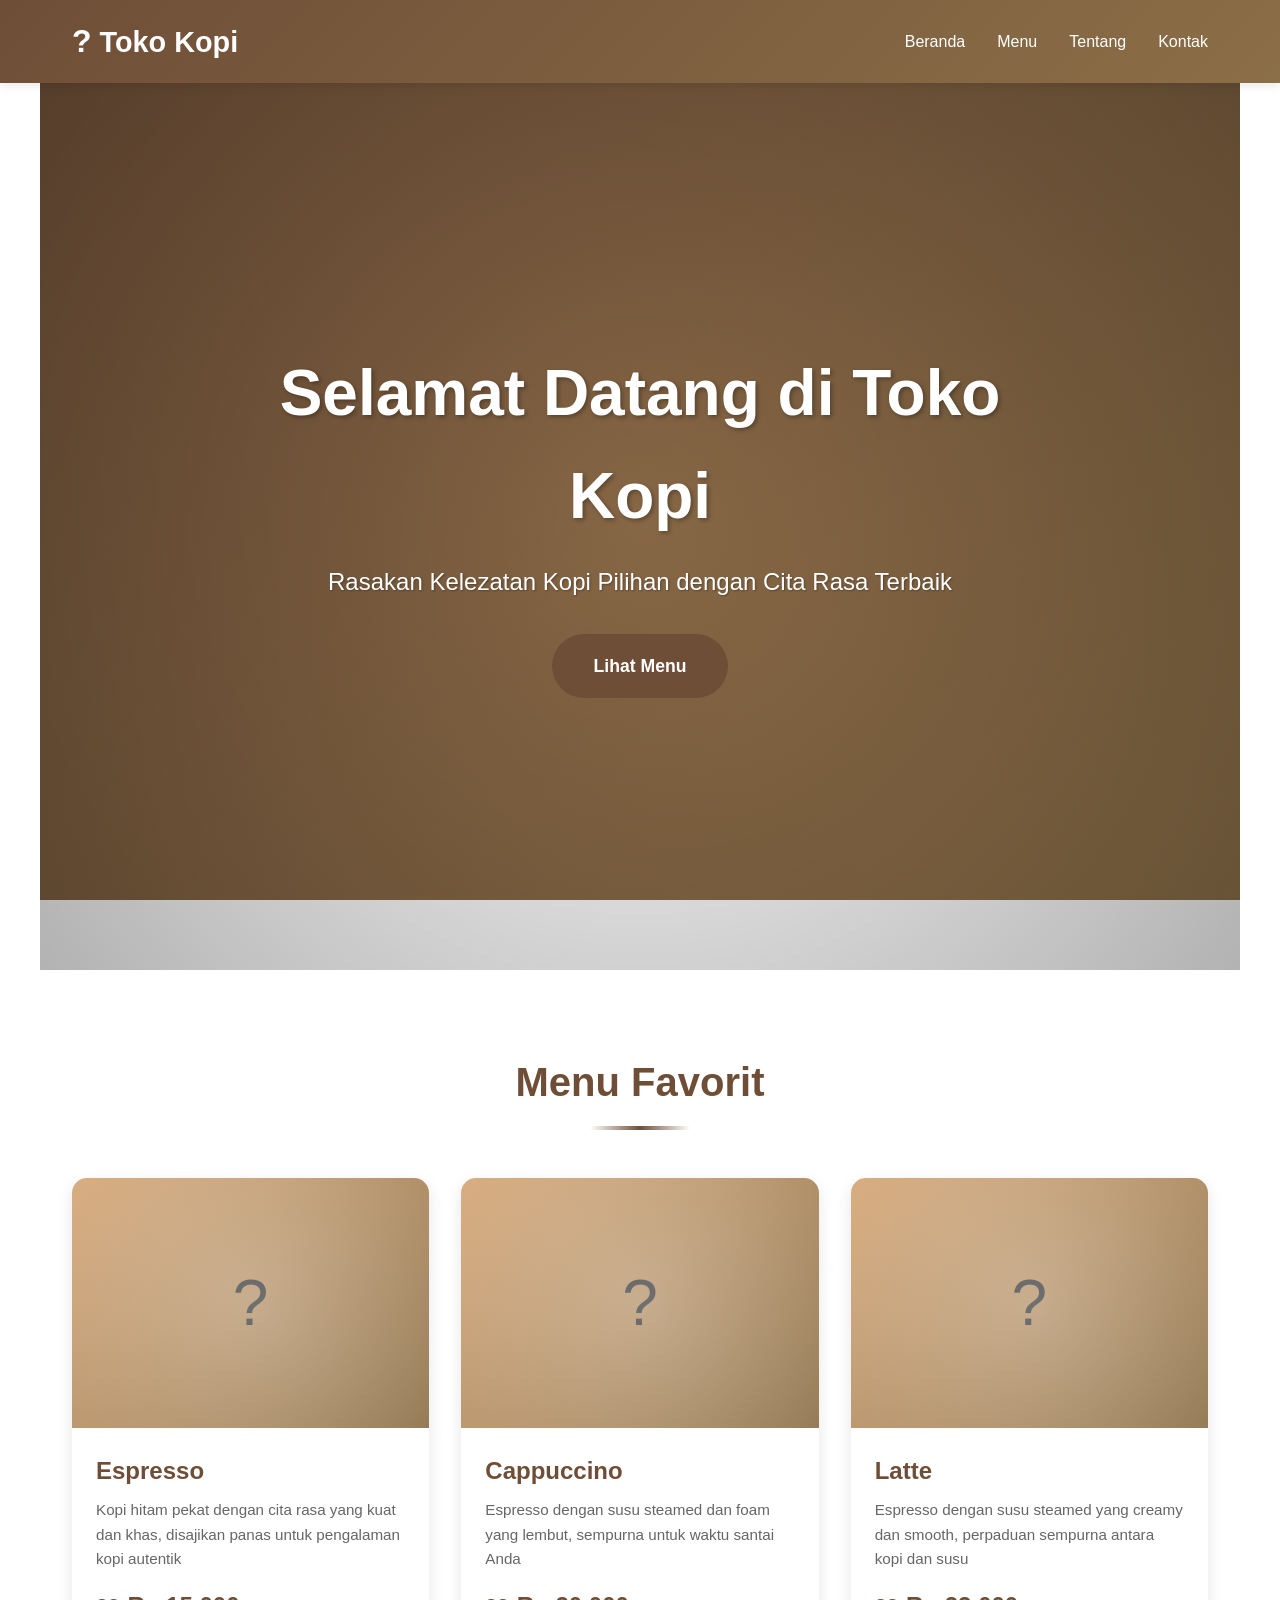
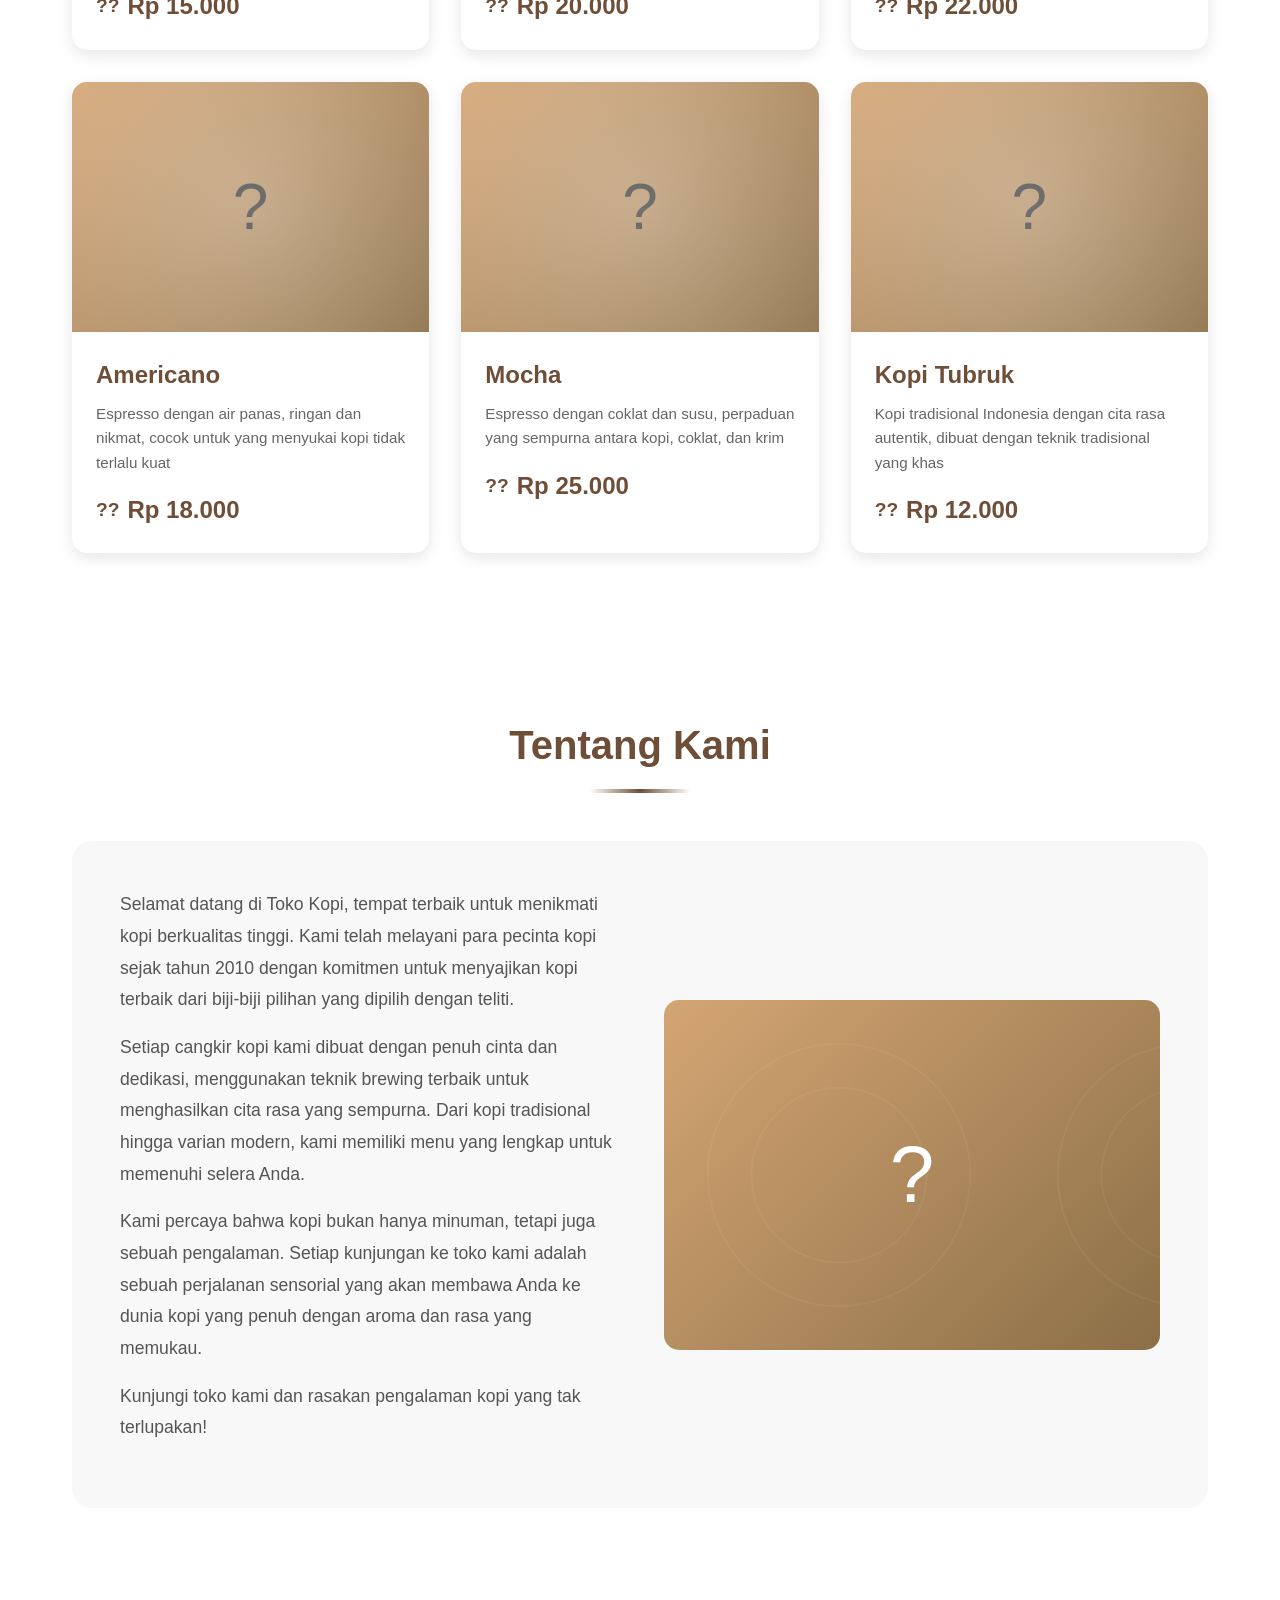
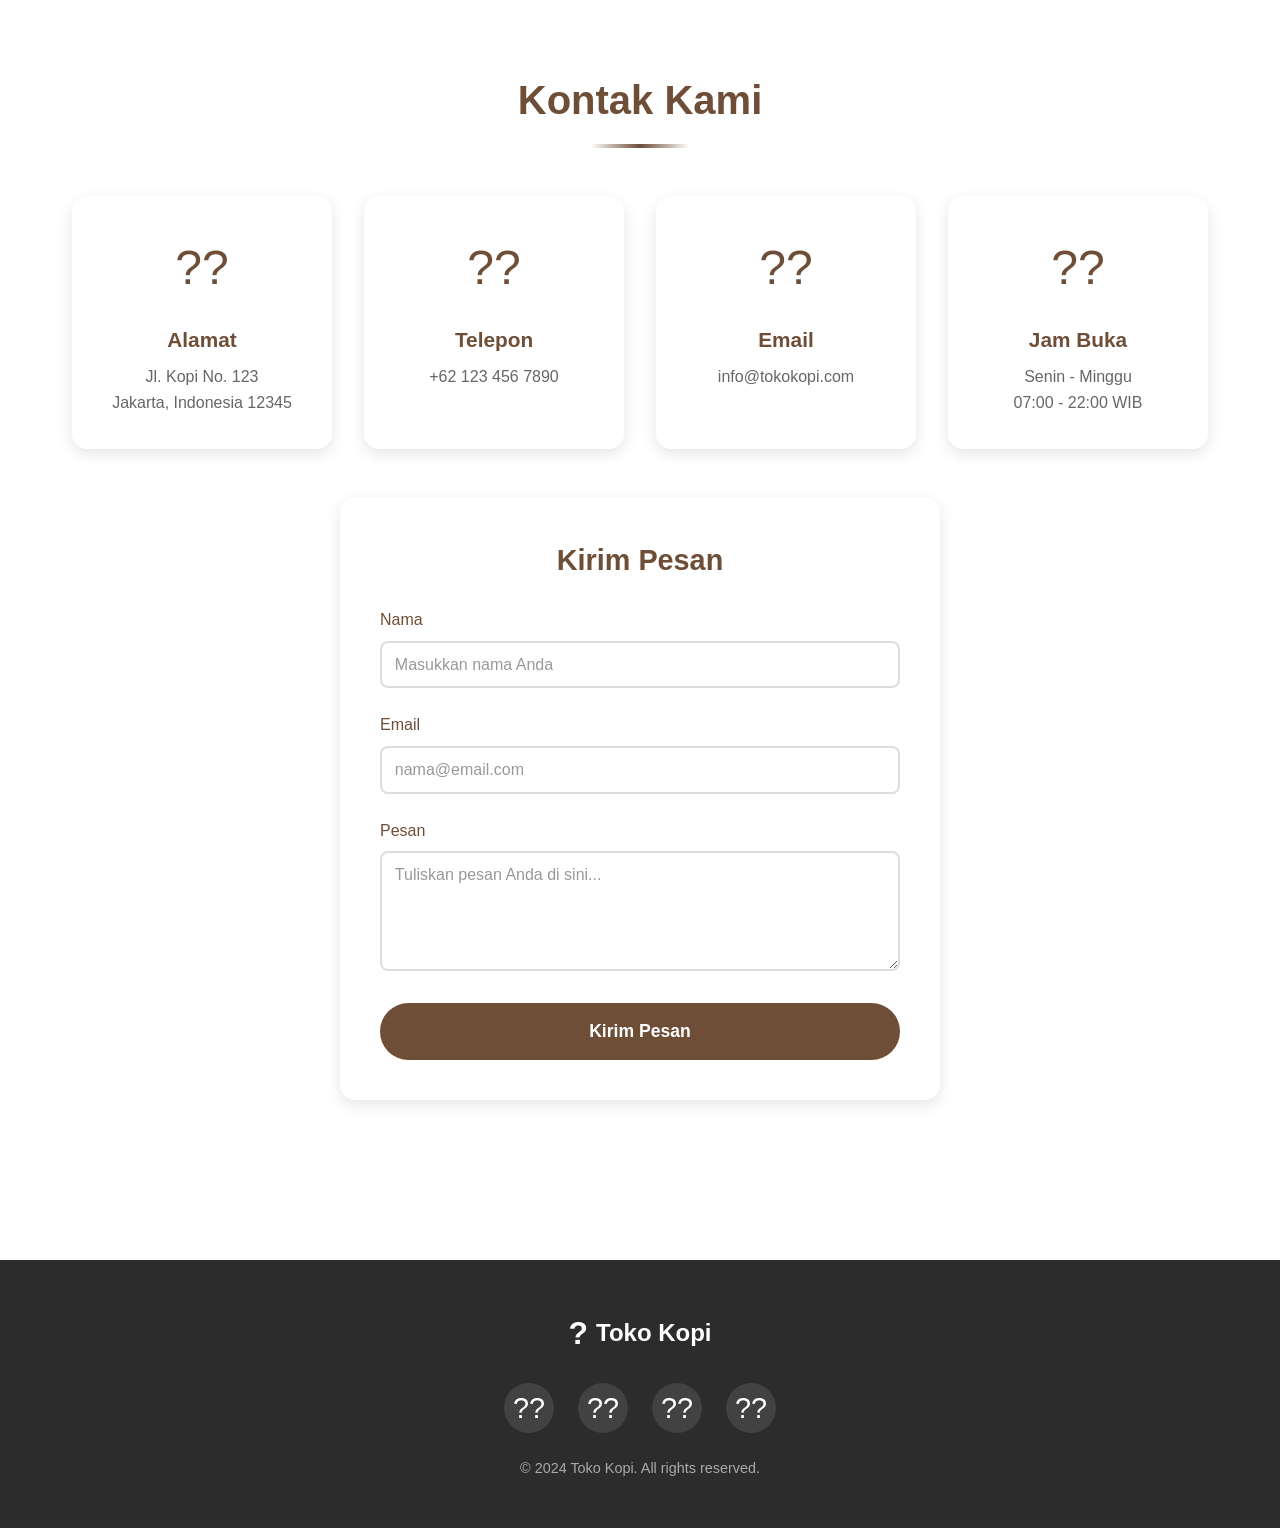
<file: generated-apps/app_002/toko-kopi.html>
<!DOCTYPE html>
<html lang="id">
<head>
    <meta charset="UTF-8">
    <meta name="viewport" content="width=device-width, initial-scale=1.0">
    <meta name="description" content="Toko Kopi Premium - Menyajikan kopi berkualitas tinggi dengan cita rasa terbaik">
    <title>Toko Kopi - Warung Kopi Terbaik</title>
    <style>
        * {
            margin: 0;
            padding: 0;
            box-sizing: border-box;
        }

        :root {
            --primary-color: #6F4E37;
            --secondary-color: #8B6F47;
            --accent-color: #D4A574;
            --text-color: #333;
            --bg-light: #f8f8f8;
            --white: #ffffff;
            --shadow: rgba(0,0,0,0.1);
        }

        body {
            font-family: 'Segoe UI', Tahoma, Geneva, Verdana, sans-serif;
            line-height: 1.6;
            color: var(--text-color);
            overflow-x: hidden;
        }

        /* Header & Navigation */
        header {
            background: linear-gradient(135deg, var(--primary-color) 0%, var(--secondary-color) 100%);
            color: var(--white);
            padding: 1rem 0;
            position: fixed;
            width: 100%;
            top: 0;
            z-index: 1000;
            box-shadow: 0 2px 10px var(--shadow);
            transition: all 0.3s ease;
        }

        header.scrolled {
            padding: 0.5rem 0;
            box-shadow: 0 4px 20px rgba(0,0,0,0.2);
        }

        nav {
            max-width: 1200px;
            margin: 0 auto;
            display: flex;
            justify-content: space-between;
            align-items: center;
            padding: 0 2rem;
        }

        .logo {
            font-size: 1.8rem;
            font-weight: bold;
            cursor: pointer;
            display: flex;
            align-items: center;
            gap: 0.5rem;
        }

        .logo::before {
            content: '?';
            font-size: 2rem;
        }

        .nav-links {
            display: flex;
            list-style: none;
            gap: 2rem;
        }

        .nav-links a {
            color: var(--white);
            text-decoration: none;
            transition: all 0.3s;
            font-weight: 500;
            position: relative;
            padding: 0.5rem 0;
        }

        .nav-links a::after {
            content: '';
            position: absolute;
            bottom: 0;
            left: 0;
            width: 0;
            height: 2px;
            background: var(--white);
            transition: width 0.3s;
        }

        .nav-links a:hover::after {
            width: 100%;
        }

        .menu-toggle {
            display: none;
            flex-direction: column;
            cursor: pointer;
            gap: 5px;
            z-index: 1001;
        }

        .menu-toggle span {
            width: 25px;
            height: 3px;
            background: var(--white);
            transition: all 0.3s;
            border-radius: 3px;
        }

        .menu-toggle.active span:nth-child(1) {
            transform: rotate(45deg) translate(8px, 8px);
        }

        .menu-toggle.active span:nth-child(2) {
            opacity: 0;
        }

        .menu-toggle.active span:nth-child(3) {
            transform: rotate(-45deg) translate(7px, -7px);
        }

        /* Hero Section */
        .hero {
            margin-top: 70px;
            background: linear-gradient(135deg, rgba(111, 78, 55, 0.9) 0%, rgba(139, 111, 71, 0.9) 100%), 
                        url('data:image/svg+xml,<svg xmlns="http://www.w3.org/2000/svg" viewBox="0 0 1200 600"><defs><pattern id="coffee" x="0" y="0" width="100" height="100" patternUnits="userSpaceOnUse"><circle cx="50" cy="50" r="2" fill="%23D4A574" opacity="0.3"/></pattern></defs><rect fill="%23D4A574" width="1200" height="600"/><rect fill="url(%23coffee)" width="1200" height="600"/></svg>');
            background-size: cover;
            background-position: center;
            background-attachment: fixed;
            height: 100vh;
            min-height: 600px;
            display: flex;
            align-items: center;
            justify-content: center;
            text-align: center;
            color: var(--white);
            position: relative;
        }

        .hero::before {
            content: '';
            position: absolute;
            top: 0;
            left: 0;
            right: 0;
            bottom: 0;
            background: radial-gradient(circle at center, transparent 0%, rgba(0,0,0,0.3) 100%);
        }

        .hero-content {
            position: relative;
            z-index: 1;
            max-width: 800px;
            padding: 2rem;
        }

        .hero-content h1 {
            font-size: clamp(2.5rem, 5vw, 4rem);
            margin-bottom: 1rem;
            animation: fadeInUp 1s;
            text-shadow: 2px 2px 4px rgba(0,0,0,0.3);
        }

        .hero-content p {
            font-size: clamp(1rem, 2vw, 1.5rem);
            margin-bottom: 2rem;
            animation: fadeInUp 1.2s;
            text-shadow: 1px 1px 2px rgba(0,0,0,0.3);
        }

        .btn {
            display: inline-block;
            padding: 1rem 2.5rem;
            background: var(--primary-color);
            color: var(--white);
            text-decoration: none;
            border-radius: 50px;
            font-weight: bold;
            transition: all 0.3s;
            border: 2px solid transparent;
            animation: fadeInUp 1.4s;
            cursor: pointer;
            font-size: 1.1rem;
        }

        .btn:hover {
            background: transparent;
            border-color: var(--white);
            transform: translateY(-3px);
            box-shadow: 0 10px 20px rgba(0,0,0,0.2);
        }

        .btn:active {
            transform: translateY(-1px);
        }

        /* Sections */
        section {
            padding: 5rem 2rem;
            max-width: 1200px;
            margin: 0 auto;
        }

        .section-title {
            text-align: center;
            font-size: clamp(2rem, 4vw, 2.5rem);
            margin-bottom: 3rem;
            color: var(--primary-color);
            position: relative;
            padding-bottom: 1rem;
        }

        .section-title::after {
            content: '';
            position: absolute;
            bottom: 0;
            left: 50%;
            transform: translateX(-50%);
            width: 100px;
            height: 4px;
            background: linear-gradient(90deg, transparent, var(--primary-color), transparent);
            border-radius: 2px;
        }

        /* Menu Section */
        .menu-grid {
            display: grid;
            grid-template-columns: repeat(auto-fit, minmax(300px, 1fr));
            gap: 2rem;
            margin-top: 3rem;
        }

        .menu-item {
            background: var(--white);
            border-radius: 15px;
            overflow: hidden;
            box-shadow: 0 5px 15px var(--shadow);
            transition: all 0.3s ease;
            cursor: pointer;
        }

        .menu-item:hover {
            transform: translateY(-10px);
            box-shadow: 0 15px 35px rgba(0,0,0,0.15);
        }

        .menu-item-image {
            width: 100%;
            height: 250px;
            background: linear-gradient(135deg, var(--accent-color) 0%, var(--secondary-color) 100%);
            display: flex;
            align-items: center;
            justify-content: center;
            font-size: 4rem;
            position: relative;
            overflow: hidden;
        }

        .menu-item-image::before {
            content: '';
            position: absolute;
            top: -50%;
            left: -50%;
            width: 200%;
            height: 200%;
            background: radial-gradient(circle, rgba(255,255,255,0.3) 0%, transparent 70%);
            animation: shimmer 3s infinite;
        }

        .menu-item-content {
            padding: 1.5rem;
        }

        .menu-item h3 {
            color: var(--primary-color);
            margin-bottom: 0.5rem;
            font-size: 1.5rem;
        }

        .menu-item p {
            color: #666;
            margin-bottom: 1rem;
            font-size: 0.95rem;
            line-height: 1.6;
        }

        .menu-item .price {
            font-size: 1.5rem;
            font-weight: bold;
            color: var(--primary-color);
            display: flex;
            align-items: center;
            gap: 0.5rem;
        }

        .menu-item .price::before {
            content: '??';
            font-size: 1.2rem;
        }

        /* About Section */
        .about {
            background: var(--bg-light);
            border-radius: 20px;
            padding: 3rem;
            margin-top: 2rem;
        }

        .about-content {
            display: grid;
            grid-template-columns: 1fr 1fr;
            gap: 3rem;
            align-items: center;
        }

        .about-text {
            font-size: 1.1rem;
            line-height: 1.8;
            color: #555;
        }

        .about-text p {
            margin-bottom: 1rem;
        }

        .about-image {
            width: 100%;
            height: 350px;
            border-radius: 15px;
            background: linear-gradient(135deg, var(--accent-color) 0%, var(--secondary-color) 100%);
            display: flex;
            align-items: center;
            justify-content: center;
            color: var(--white);
            font-size: 5rem;
            position: relative;
            overflow: hidden;
        }

        .about-image::before {
            content: '';
            position: absolute;
            inset: 0;
            background: url('data:image/svg+xml,<svg xmlns="http://www.w3.org/2000/svg" viewBox="0 0 400 400"><circle cx="200" cy="200" r="150" fill="none" stroke="rgba(255,255,255,0.1)" stroke-width="2"/><circle cx="200" cy="200" r="100" fill="none" stroke="rgba(255,255,255,0.1)" stroke-width="2"/></svg>');
            opacity: 0.5;
        }

        /* Contact Section */
        .contact-grid {
            display: grid;
            grid-template-columns: repeat(auto-fit, minmax(250px, 1fr));
            gap: 2rem;
            margin-top: 3rem;
        }

        .contact-card {
            background: var(--white);
            padding: 2rem;
            border-radius: 15px;
            text-align: center;
            box-shadow: 0 5px 15px var(--shadow);
            transition: all 0.3s ease;
            border: 2px solid transparent;
        }

        .contact-card:hover {
            transform: translateY(-5px);
            border-color: var(--primary-color);
            box-shadow: 0 10px 25px rgba(0,0,0,0.15);
        }

        .contact-card .icon {
            font-size: 3rem;
            margin-bottom: 1rem;
            color: var(--primary-color);
            display: block;
        }

        .contact-card h3 {
            color: var(--primary-color);
            margin-bottom: 0.5rem;
            font-size: 1.3rem;
        }

        .contact-card p {
            color: #666;
            line-height: 1.6;
        }

        /* Contact Form */
        .contact-form {
            max-width: 600px;
            margin: 3rem auto 0;
            background: var(--white);
            padding: 2.5rem;
            border-radius: 15px;
            box-shadow: 0 5px 15px var(--shadow);
        }

        .contact-form h3 {
            text-align: center;
            color: var(--primary-color);
            margin-bottom: 1.5rem;
            font-size: 1.8rem;
        }

        .form-group {
            margin-bottom: 1.5rem;
        }

        .form-group label {
            display: block;
            margin-bottom: 0.5rem;
            color: var(--primary-color);
            font-weight: 500;
        }

        .form-group input,
        .form-group textarea {
            width: 100%;
            padding: 0.8rem;
            border: 2px solid #ddd;
            border-radius: 8px;
            font-size: 1rem;
            transition: all 0.3s;
            font-family: inherit;
        }

        .form-group input:focus,
        .form-group textarea:focus {
            outline: none;
            border-color: var(--primary-color);
            box-shadow: 0 0 0 3px rgba(111, 78, 55, 0.1);
        }

        .form-group textarea {
            resize: vertical;
            min-height: 120px;
        }

        .form-group input::placeholder,
        .form-group textarea::placeholder {
            color: #999;
        }

        /* Footer */
        footer {
            background: #2c2c2c;
            color: var(--white);
            text-align: center;
            padding: 3rem 2rem;
            margin-top: 5rem;
        }

        footer .logo {
            font-size: 1.5rem;
            margin-bottom: 1rem;
            justify-content: center;
        }

        .social-links {
            margin: 1.5rem 0;
            display: flex;
            justify-content: center;
            gap: 1.5rem;
            flex-wrap: wrap;
        }

        .social-links a {
            color: var(--white);
            font-size: 1.8rem;
            text-decoration: none;
            transition: all 0.3s;
            display: inline-block;
            width: 50px;
            height: 50px;
            line-height: 50px;
            border-radius: 50%;
            background: rgba(255,255,255,0.1);
        }

        .social-links a:hover {
            background: var(--primary-color);
            transform: translateY(-3px);
        }

        footer p {
            margin-top: 1.5rem;
            color: #aaa;
            font-size: 0.9rem;
        }

        /* Animations */
        @keyframes fadeInUp {
            from {
                opacity: 0;
                transform: translateY(30px);
            }
            to {
                opacity: 1;
                transform: translateY(0);
            }
        }

        @keyframes shimmer {
            0% {
                transform: translate(-50%, -50%) rotate(0deg);
            }
            100% {
                transform: translate(-50%, -50%) rotate(360deg);
            }
        }

        /* Scroll Animation */
        .fade-in {
            opacity: 0;
            transform: translateY(30px);
            transition: opacity 0.6s ease, transform 0.6s ease;
        }

        .fade-in.visible {
            opacity: 1;
            transform: translateY(0);
        }

        /* Loading Animation */
        .loading {
            display: inline-block;
            width: 20px;
            height: 20px;
            border: 3px solid rgba(255,255,255,0.3);
            border-radius: 50%;
            border-top-color: var(--white);
            animation: spin 0.8s linear infinite;
        }

        @keyframes spin {
            to { transform: rotate(360deg); }
        }

        /* Responsive */
        @media (max-width: 768px) {
            .menu-toggle {
                display: flex;
            }

            .nav-links {
                position: fixed;
                left: -100%;
                top: 70px;
                flex-direction: column;
                background: linear-gradient(135deg, var(--primary-color) 0%, var(--secondary-color) 100%);
                width: 100%;
                text-align: center;
                transition: 0.3s;
                padding: 2rem 0;
                box-shadow: 0 10px 27px rgba(0,0,0,0.1);
            }

            .nav-links.active {
                left: 0;
            }

            .hero {
                height: 80vh;
                min-height: 500px;
                background-attachment: scroll;
            }

            .about-content {
                grid-template-columns: 1fr;
            }

            .menu-grid {
                grid-template-columns: 1fr;
            }

            section {
                padding: 3rem 1.5rem;
            }

            .contact-grid {
                grid-template-columns: 1fr;
            }
        }

        @media (max-width: 480px) {
            nav {
                padding: 0 1rem;
            }

            .logo {
                font-size: 1.4rem;
            }

            .hero-content h1 {
                font-size: 2rem;
            }

            .contact-form {
                padding: 1.5rem;
            }
        }

        /* Scroll to Top Button */
        .scroll-top {
            position: fixed;
            bottom: 2rem;
            right: 2rem;
            width: 50px;
            height: 50px;
            background: var(--primary-color);
            color: var(--white);
            border: none;
            border-radius: 50%;
            cursor: pointer;
            font-size: 1.5rem;
            opacity: 0;
            visibility: hidden;
            transition: all 0.3s;
            z-index: 999;
            box-shadow: 0 4px 15px rgba(0,0,0,0.2);
        }

        .scroll-top.visible {
            opacity: 1;
            visibility: visible;
        }

        .scroll-top:hover {
            background: var(--secondary-color);
            transform: translateY(-3px);
            box-shadow: 0 6px 20px rgba(0,0,0,0.3);
        }
    </style>
</head>
<body>
    <header id="header">
        <nav>
            <div class="logo">Toko Kopi</div>
            <ul class="nav-links" id="navLinks">
                <li><a href="#home">Beranda</a></li>
                <li><a href="#menu">Menu</a></li>
                <li><a href="#about">Tentang</a></li>
                <li><a href="#contact">Kontak</a></li>
            </ul>
            <div class="menu-toggle" id="menuToggle">
                <span></span>
                <span></span>
                <span></span>
            </div>
        </nav>
    </header>

    <section class="hero" id="home">
        <div class="hero-content">
            <h1>Selamat Datang di Toko Kopi</h1>
            <p>Rasakan Kelezatan Kopi Pilihan dengan Cita Rasa Terbaik</p>
            <a href="#menu" class="btn">Lihat Menu</a>
        </div>
    </section>

    <section id="menu">
        <h2 class="section-title">Menu Favorit</h2>
        <div class="menu-grid">
            <div class="menu-item fade-in">
                <div class="menu-item-image">?</div>
                <div class="menu-item-content">
                    <h3>Espresso</h3>
                    <p>Kopi hitam pekat dengan cita rasa yang kuat dan khas, disajikan panas untuk pengalaman kopi autentik</p>
                    <div class="price">Rp 15.000</div>
                </div>
            </div>
            <div class="menu-item fade-in">
                <div class="menu-item-image">?</div>
                <div class="menu-item-content">
                    <h3>Cappuccino</h3>
                    <p>Espresso dengan susu steamed dan foam yang lembut, sempurna untuk waktu santai Anda</p>
                    <div class="price">Rp 20.000</div>
                </div>
            </div>
            <div class="menu-item fade-in">
                <div class="menu-item-image">?</div>
                <div class="menu-item-content">
                    <h3>Latte</h3>
                    <p>Espresso dengan susu steamed yang creamy dan smooth, perpaduan sempurna antara kopi dan susu</p>
                    <div class="price">Rp 22.000</div>
                </div>
            </div>
            <div class="menu-item fade-in">
                <div class="menu-item-image">?</div>
                <div class="menu-item-content">
                    <h3>Americano</h3>
                    <p>Espresso dengan air panas, ringan dan nikmat, cocok untuk yang menyukai kopi tidak terlalu kuat</p>
                    <div class="price">Rp 18.000</div>
                </div>
            </div>
            <div class="menu-item fade-in">
                <div class="menu-item-image">?</div>
                <div class="menu-item-content">
                    <h3>Mocha</h3>
                    <p>Espresso dengan coklat dan susu, perpaduan yang sempurna antara kopi, coklat, dan krim</p>
                    <div class="price">Rp 25.000</div>
                </div>
            </div>
            <div class="menu-item fade-in">
                <div class="menu-item-image">?</div>
                <div class="menu-item-content">
                    <h3>Kopi Tubruk</h3>
                    <p>Kopi tradisional Indonesia dengan cita rasa autentik, dibuat dengan teknik tradisional yang khas</p>
                    <div class="price">Rp 12.000</div>
                </div>
            </div>
        </div>
    </section>

    <section id="about">
        <h2 class="section-title">Tentang Kami</h2>
        <div class="about">
            <div class="about-content">
                <div class="about-text">
                    <p>Selamat datang di Toko Kopi, tempat terbaik untuk menikmati kopi berkualitas tinggi. Kami telah melayani para pecinta kopi sejak tahun 2010 dengan komitmen untuk menyajikan kopi terbaik dari biji-biji pilihan yang dipilih dengan teliti.</p>
                    <p>Setiap cangkir kopi kami dibuat dengan penuh cinta dan dedikasi, menggunakan teknik brewing terbaik untuk menghasilkan cita rasa yang sempurna. Dari kopi tradisional hingga varian modern, kami memiliki menu yang lengkap untuk memenuhi selera Anda.</p>
                    <p>Kami percaya bahwa kopi bukan hanya minuman, tetapi juga sebuah pengalaman. Setiap kunjungan ke toko kami adalah sebuah perjalanan sensorial yang akan membawa Anda ke dunia kopi yang penuh dengan aroma dan rasa yang memukau.</p>
                    <p>Kunjungi toko kami dan rasakan pengalaman kopi yang tak terlupakan!</p>
                </div>
                <div class="about-image">
                    <span style="position: relative; z-index: 1;">?</span>
                </div>
            </div>
        </div>
    </section>

    <section id="contact">
        <h2 class="section-title">Kontak Kami</h2>
        <div class="contact-grid">
            <div class="contact-card fade-in">
                <div class="icon">??</div>
                <h3>Alamat</h3>
                <p>Jl. Kopi No. 123<br>Jakarta, Indonesia 12345</p>
            </div>
            <div class="contact-card fade-in">
                <div class="icon">??</div>
                <h3>Telepon</h3>
                <p>+62 123 456 7890</p>
            </div>
            <div class="contact-card fade-in">
                <div class="icon">??</div>
                <h3>Email</h3>
                <p>info@tokokopi.com</p>
            </div>
            <div class="contact-card fade-in">
                <div class="icon">??</div>
                <h3>Jam Buka</h3>
                <p>Senin - Minggu<br>07:00 - 22:00 WIB</p>
            </div>
        </div>

        <div class="contact-form fade-in">
            <h3>Kirim Pesan</h3>
            <form id="contactForm">
                <div class="form-group">
                    <label for="name">Nama</label>
                    <input type="text" id="name" name="name" placeholder="Masukkan nama Anda" required>
                </div>
                <div class="form-group">
                    <label for="email">Email</label>
                    <input type="email" id="email" name="email" placeholder="nama@email.com" required>
                </div>
                <div class="form-group">
                    <label for="message">Pesan</label>
                    <textarea id="message" name="message" placeholder="Tuliskan pesan Anda di sini..." required></textarea>
                </div>
                <button type="submit" class="btn" style="width: 100%;">Kirim Pesan</button>
            </form>
        </div>
    </section>

    <footer>
        <div class="logo">Toko Kopi</div>
        <div class="social-links">
            <a href="#" aria-label="Facebook" title="Facebook">??</a>
            <a href="#" aria-label="Instagram" title="Instagram">??</a>
            <a href="#" aria-label="Twitter" title="Twitter">??</a>
            <a href="#" aria-label="WhatsApp" title="WhatsApp">??</a>
        </div>
        <p>&copy; 2024 Toko Kopi. All rights reserved.</p>
    </footer>

    <button class="scroll-top" id="scrollTop" aria-label="Scroll to top">?</button>

    <script>
        // Mobile Menu Toggle
        const menuToggle = document.getElementById('menuToggle');
        const navLinks = document.getElementById('navLinks');

        menuToggle.addEventListener('click', () => {
            navLinks.classList.toggle('active');
            menuToggle.classList.toggle('active');
        });

        // Close menu when clicking on a link
        document.querySelectorAll('.nav-links a').forEach(link => {
            link.addEventListener('click', () => {
                navLinks.classList.remove('active');
                menuToggle.classList.remove('active');
            });
        });

        // Close menu when clicking outside
        document.addEventListener('click', (e) => {
            if (!navLinks.contains(e.target) && !menuToggle.contains(e.target)) {
                navLinks.classList.remove('active');
                menuToggle.classList.remove('active');
            }
        });

        // Smooth Scrolling
        document.querySelectorAll('a[href^="#"]').forEach(anchor => {
            anchor.addEventListener('click', function (e) {
                e.preventDefault();
                const target = document.querySelector(this.getAttribute('href'));
                if (target) {
                    const headerHeight = document.querySelector('header').offsetHeight;
                    const targetPosition = target.getBoundingClientRect().top + window.pageYOffset - headerHeight;
                    
                    window.scrollTo({
                        top: targetPosition,
                        behavior: 'smooth'
                    });
                }
            });
        });

        // Scroll Animation
        const observerOptions = {
            threshold: 0.1,
            rootMargin: '0px 0px -50px 0px'
        };

        const observer = new IntersectionObserver((entries) => {
            entries.forEach(entry => {
                if (entry.isIntersecting) {
                    entry.target.classList.add('visible');
                }
            });
        }, observerOptions);

        document.querySelectorAll('.fade-in').forEach(el => {
            observer.observe(el);
        });

        // Form Submission
        const contactForm = document.getElementById('contactForm');
        contactForm.addEventListener('submit', function(e) {
            e.preventDefault();
            
            const submitBtn = this.querySelector('button[type="submit"]');
            const originalText = submitBtn.innerHTML;
            submitBtn.innerHTML = '<span class="loading"></span> Mengirim...';
            submitBtn.disabled = true;
            
            // Simulate form submission
            setTimeout(() => {
                const name = document.getElementById('name').value;
                const email = document.getElementById('email').value;
                
                alert(`Terima kasih ${name}! Pesan Anda telah diterima. Kami akan menghubungi Anda di ${email} segera.`);
                
                this.reset();
                submitBtn.innerHTML = originalText;
                submitBtn.disabled = false;
            }, 1500);
        });

        // Header scroll effect
        const header = document.getElementById('header');
        let lastScroll = 0;

        window.addEventListener('scroll', () => {
            const currentScroll = window.pageYOffset;
            
            if (currentScroll > 100) {
                header.classList.add('scrolled');
            } else {
                header.classList.remove('scrolled');
            }
            
            lastScroll = currentScroll;
        });

        // Scroll to Top Button
        const scrollTopBtn = document.getElementById('scrollTop');

        window.addEventListener('scroll', () => {
            if (window.pageYOffset > 300) {
                scrollTopBtn.classList.add('visible');
            } else {
                scrollTopBtn.classList.remove('visible');
            }
        });

        scrollTopBtn.addEventListener('click', () => {
            window.scrollTo({
                top: 0,
                behavior: 'smooth'
            });
        });

        // Add click animation to menu items
        document.querySelectorAll('.menu-item').forEach(item => {
            item.addEventListener('click', function() {
                const coffeeName = this.querySelector('h3').textContent;
                const price = this.querySelector('.price').textContent;
                alert(`Anda memilih: ${coffeeName}\n${price}\n\nSilakan hubungi kami untuk pemesanan!`);
            });
        });

        // Add keyboard navigation support
        document.addEventListener('keydown', (e) => {
            if (e.key === 'Escape') {
                navLinks.classList.remove('active');
                menuToggle.classList.remove('active');
            }
        });

        // Performance optimization: Lazy load animations
        const lazyLoad = () => {
            const elements = document.querySelectorAll('.fade-in');
            elements.forEach(el => {
                if (el.getBoundingClientRect().top < window.innerHeight + 100) {
                    el.classList.add('visible');
                }
            });
        };

        window.addEventListener('scroll', lazyLoad);
        window.addEventListener('load', lazyLoad);
    </script>
</body>
</html>
</file>
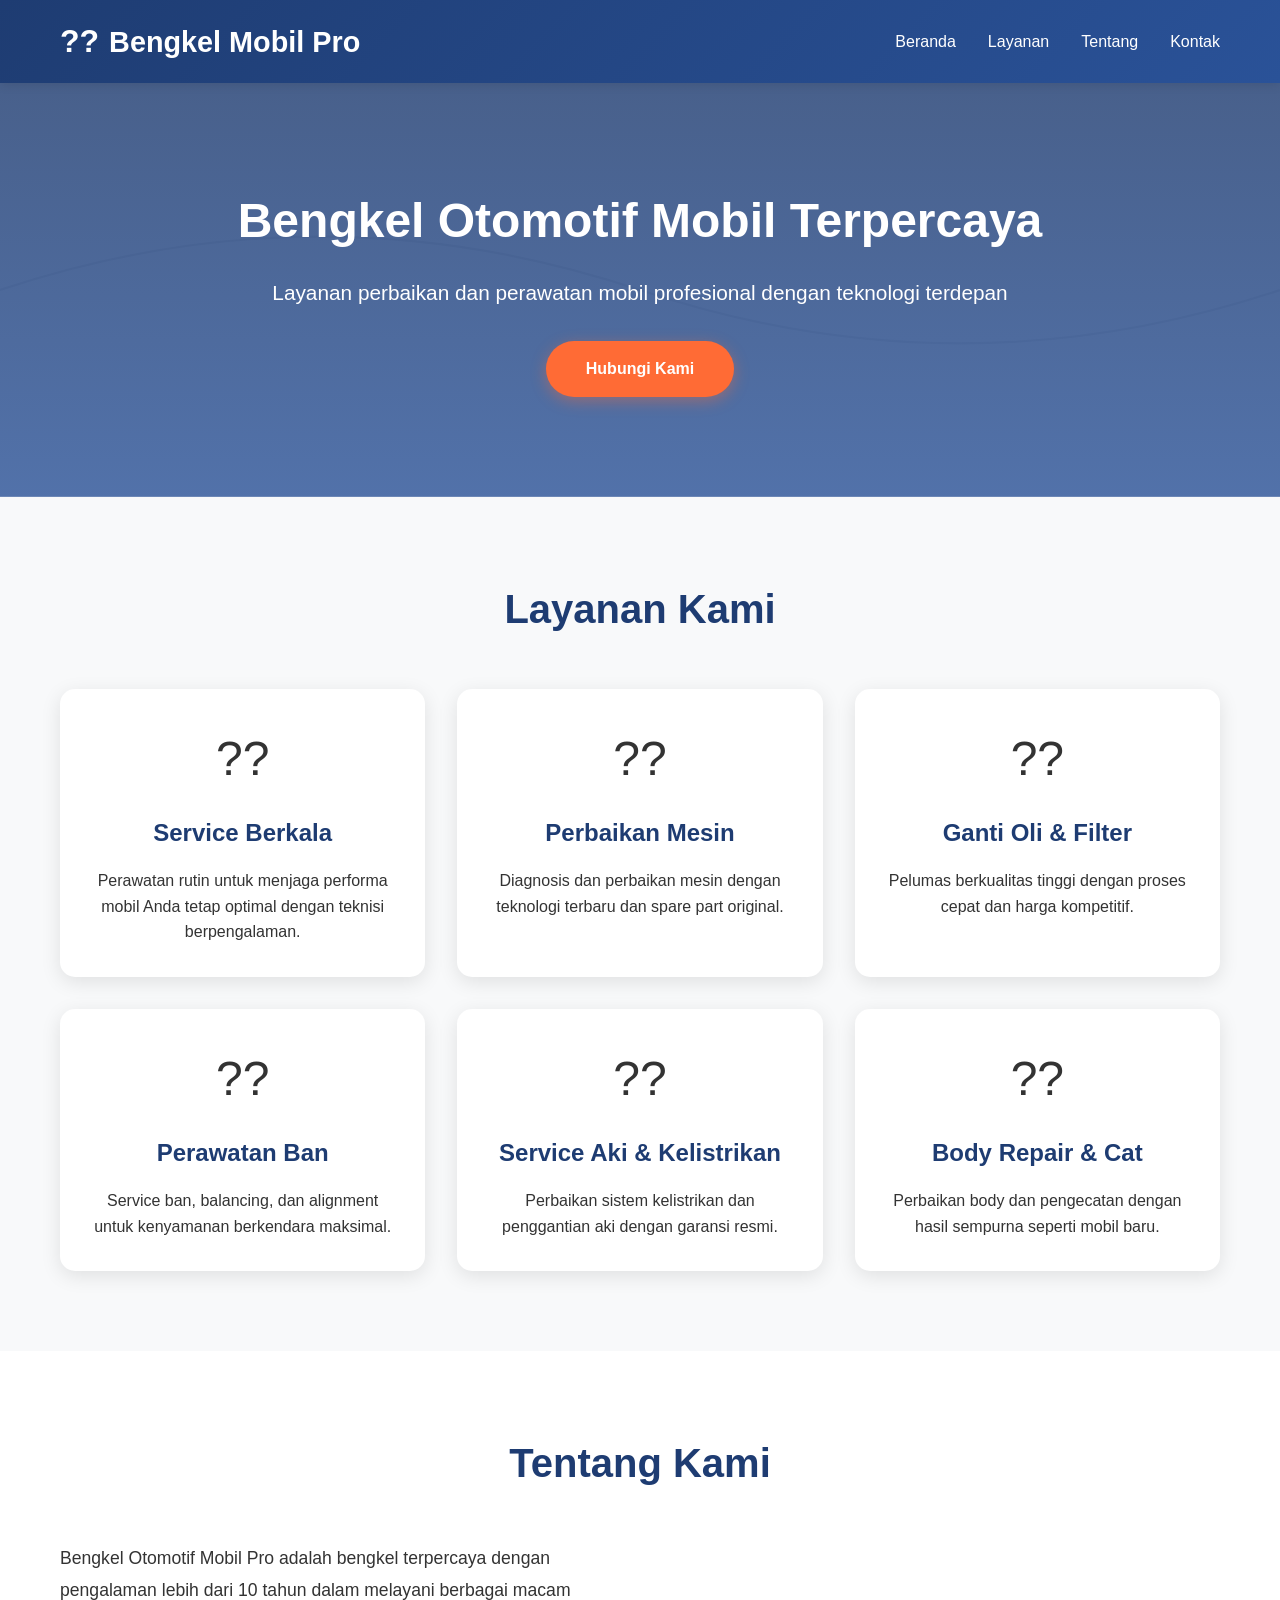
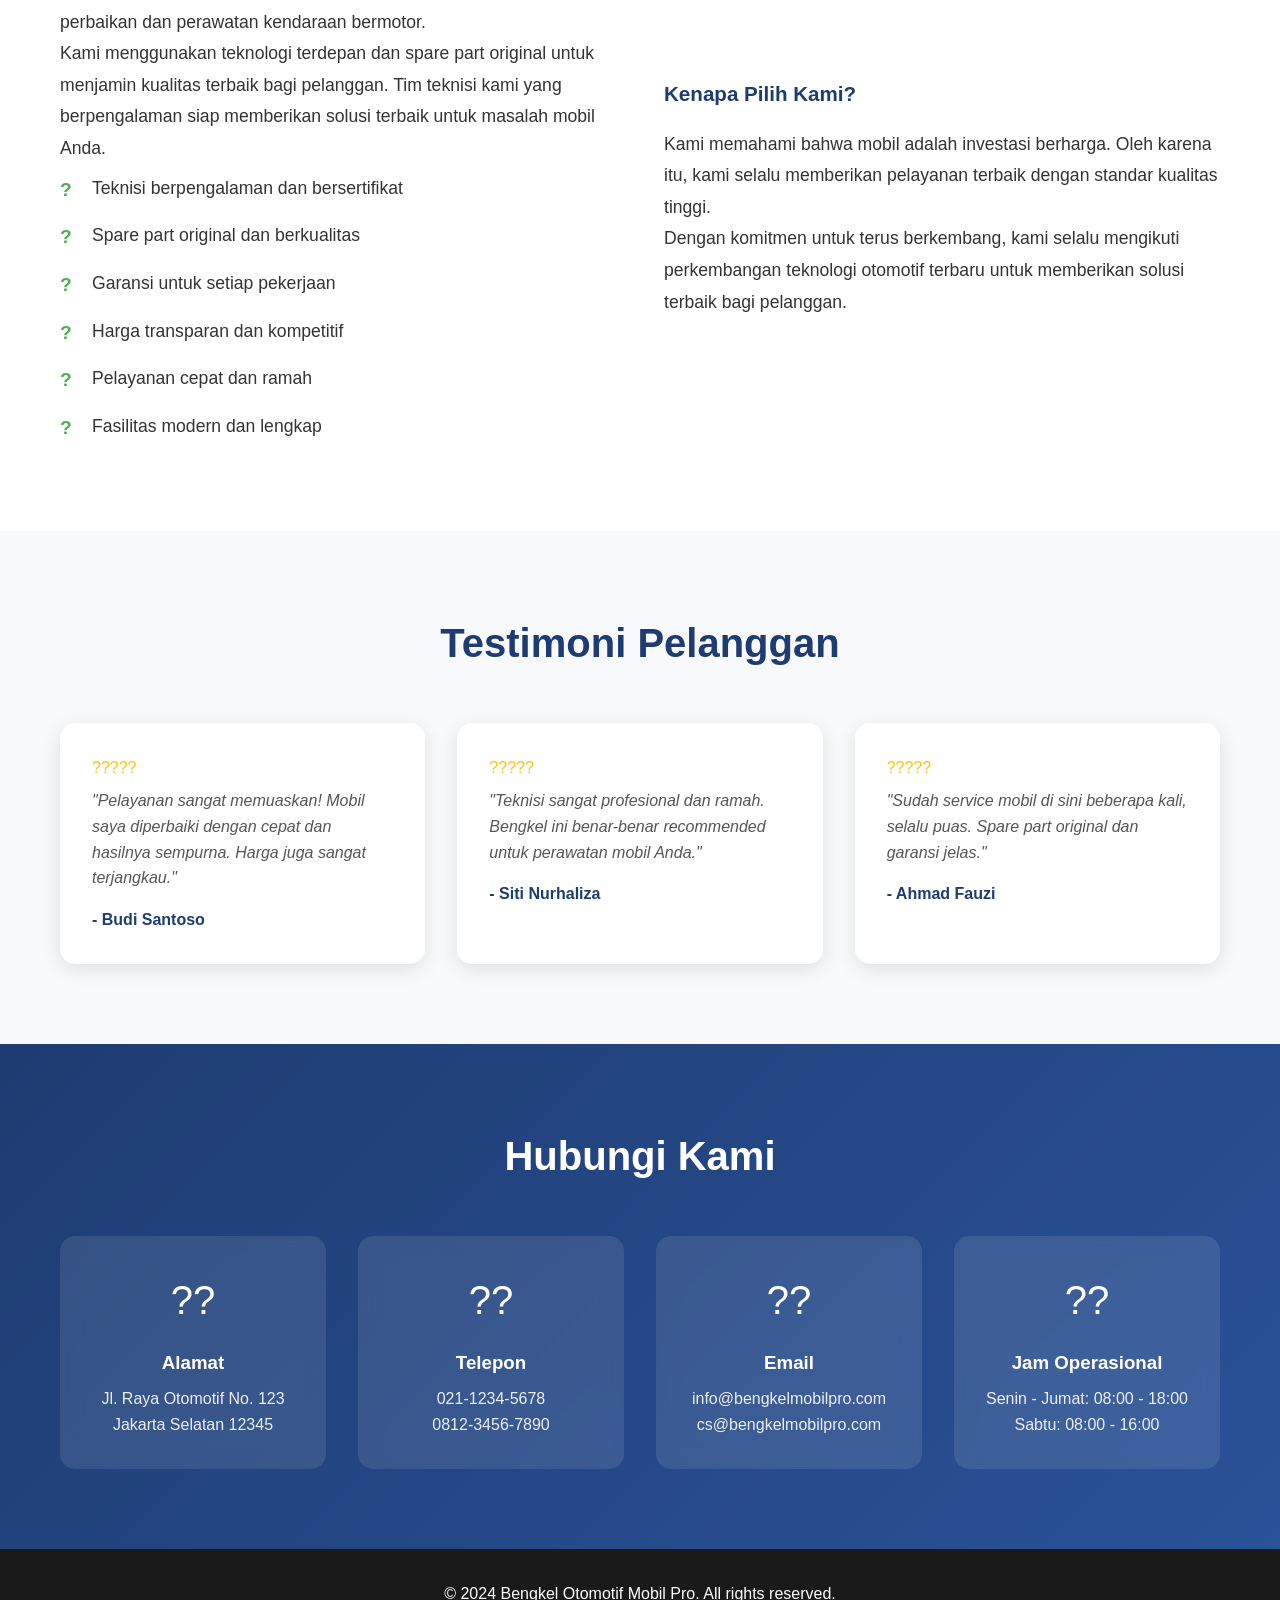
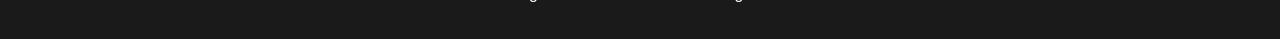
<file: generated-apps/app_003/bengkel-otomotif.html>
<!DOCTYPE html>
<html lang="id">
<head>
    <meta charset="UTF-8">
    <meta name="viewport" content="width=device-width, initial-scale=1.0">
    <title>Bengkel Otomotif Mobil - Layanan Profesional Terpercaya</title>
    <style>
        * {
            margin: 0;
            padding: 0;
            box-sizing: border-box;
        }

        body {
            font-family: 'Segoe UI', Tahoma, Geneva, Verdana, sans-serif;
            line-height: 1.6;
            color: #333;
            overflow-x: hidden;
        }

        .container {
            max-width: 1200px;
            margin: 0 auto;
            padding: 0 20px;
        }

        header {
            background: linear-gradient(135deg, #1e3c72 0%, #2a5298 100%);
            color: white;
            padding: 1rem 0;
            position: sticky;
            top: 0;
            z-index: 1000;
            box-shadow: 0 2px 10px rgba(0,0,0,0.1);
        }

        nav {
            display: flex;
            justify-content: space-between;
            align-items: center;
        }

        .logo {
            font-size: 1.8rem;
            font-weight: bold;
            display: flex;
            align-items: center;
            gap: 10px;
        }

        .logo::before {
            content: "??";
            font-size: 2rem;
        }

        .nav-links {
            display: flex;
            list-style: none;
            gap: 2rem;
        }

        .nav-links a {
            color: white;
            text-decoration: none;
            transition: opacity 0.3s;
            font-weight: 500;
        }

        .nav-links a:hover {
            opacity: 0.8;
        }

        .mobile-menu {
            display: none;
            font-size: 1.5rem;
            cursor: pointer;
        }

        .hero {
            background: linear-gradient(rgba(30, 60, 114, 0.8), rgba(42, 82, 152, 0.8)), 
                        url('data:image/svg+xml,<svg xmlns="http://www.w3.org/2000/svg" viewBox="0 0 1200 600"><rect fill="%23f0f0f0" width="1200" height="600"/><path d="M0,300 Q300,200 600,300 T1200,300" stroke="%23ddd" stroke-width="2" fill="none"/></svg>');
            background-size: cover;
            background-position: center;
            color: white;
            padding: 100px 0;
            text-align: center;
        }

        .hero h1 {
            font-size: 3rem;
            margin-bottom: 1rem;
            animation: fadeInUp 1s ease;
        }

        .hero p {
            font-size: 1.3rem;
            margin-bottom: 2rem;
            animation: fadeInUp 1.2s ease;
        }

        .cta-button {
            display: inline-block;
            background: #ff6b35;
            color: white;
            padding: 15px 40px;
            text-decoration: none;
            border-radius: 50px;
            font-weight: bold;
            transition: all 0.3s;
            box-shadow: 0 4px 15px rgba(255, 107, 53, 0.4);
            animation: fadeInUp 1.4s ease;
        }

        .cta-button:hover {
            background: #ff5722;
            transform: translateY(-2px);
            box-shadow: 0 6px 20px rgba(255, 107, 53, 0.6);
        }

        .services {
            padding: 80px 0;
            background: #f8f9fa;
        }

        .section-title {
            text-align: center;
            font-size: 2.5rem;
            margin-bottom: 3rem;
            color: #1e3c72;
        }

        .services-grid {
            display: grid;
            grid-template-columns: repeat(auto-fit, minmax(300px, 1fr));
            gap: 2rem;
        }

        .service-card {
            background: white;
            padding: 2rem;
            border-radius: 15px;
            box-shadow: 0 5px 20px rgba(0,0,0,0.1);
            transition: all 0.3s;
            text-align: center;
        }

        .service-card:hover {
            transform: translateY(-10px);
            box-shadow: 0 10px 30px rgba(0,0,0,0.2);
        }

        .service-icon {
            font-size: 3rem;
            margin-bottom: 1rem;
        }

        .service-card h3 {
            color: #1e3c72;
            margin-bottom: 1rem;
            font-size: 1.5rem;
        }

        .about {
            padding: 80px 0;
            background: white;
        }

        .about-content {
            display: grid;
            grid-template-columns: 1fr 1fr;
            gap: 3rem;
            align-items: center;
        }

        .about-text {
            font-size: 1.1rem;
            line-height: 1.8;
        }

        .about-features {
            list-style: none;
        }

        .about-features li {
            padding: 0.5rem 0;
            padding-left: 2rem;
            position: relative;
        }

        .about-features li::before {
            content: "?";
            position: absolute;
            left: 0;
            color: #4caf50;
            font-weight: bold;
            font-size: 1.2rem;
        }

        .contact {
            padding: 80px 0;
            background: linear-gradient(135deg, #1e3c72 0%, #2a5298 100%);
            color: white;
        }

        .contact-grid {
            display: grid;
            grid-template-columns: repeat(auto-fit, minmax(250px, 1fr));
            gap: 2rem;
        }

        .contact-card {
            background: rgba(255,255,255,0.1);
            padding: 2rem;
            border-radius: 15px;
            backdrop-filter: blur(10px);
            text-align: center;
        }

        .contact-icon {
            font-size: 2.5rem;
            margin-bottom: 1rem;
        }

        .contact-card h3 {
            margin-bottom: 0.5rem;
        }

        .contact-card p {
            opacity: 0.9;
        }

        footer {
            background: #1a1a1a;
            color: white;
            text-align: center;
            padding: 2rem 0;
        }

        @keyframes fadeInUp {
            from {
                opacity: 0;
                transform: translateY(30px);
            }
            to {
                opacity: 1;
                transform: translateY(0);
            }
        }

        @media (max-width: 768px) {
            .nav-links {
                display: none;
            }

            .mobile-menu {
                display: block;
            }

            .hero h1 {
                font-size: 2rem;
            }

            .hero p {
                font-size: 1rem;
            }

            .about-content {
                grid-template-columns: 1fr;
            }

            .section-title {
                font-size: 2rem;
            }
        }

        .testimonials {
            padding: 80px 0;
            background: #f8f9fa;
        }

        .testimonials-grid {
            display: grid;
            grid-template-columns: repeat(auto-fit, minmax(300px, 1fr));
            gap: 2rem;
        }

        .testimonial-card {
            background: white;
            padding: 2rem;
            border-radius: 15px;
            box-shadow: 0 5px 20px rgba(0,0,0,0.1);
        }

        .testimonial-text {
            font-style: italic;
            margin-bottom: 1rem;
            color: #555;
        }

        .testimonial-author {
            font-weight: bold;
            color: #1e3c72;
        }

        .rating {
            color: #ffc107;
            margin-bottom: 0.5rem;
        }
    </style>
</head>
<body>
    <header>
        <nav class="container">
            <div class="logo">Bengkel Mobil Pro</div>
            <ul class="nav-links">
                <li><a href="#home">Beranda</a></li>
                <li><a href="#services">Layanan</a></li>
                <li><a href="#about">Tentang</a></li>
                <li><a href="#contact">Kontak</a></li>
            </ul>
            <div class="mobile-menu">?</div>
        </nav>
    </header>

    <section id="home" class="hero">
        <div class="container">
            <h1>Bengkel Otomotif Mobil Terpercaya</h1>
            <p>Layanan perbaikan dan perawatan mobil profesional dengan teknologi terdepan</p>
            <a href="#contact" class="cta-button">Hubungi Kami</a>
        </div>
    </section>

    <section id="services" class="services">
        <div class="container">
            <h2 class="section-title">Layanan Kami</h2>
            <div class="services-grid">
                <div class="service-card">
                    <div class="service-icon">??</div>
                    <h3>Service Berkala</h3>
                    <p>Perawatan rutin untuk menjaga performa mobil Anda tetap optimal dengan teknisi berpengalaman.</p>
                </div>
                <div class="service-card">
                    <div class="service-icon">??</div>
                    <h3>Perbaikan Mesin</h3>
                    <p>Diagnosis dan perbaikan mesin dengan teknologi terbaru dan spare part original.</p>
                </div>
                <div class="service-card">
                    <div class="service-icon">??</div>
                    <h3>Ganti Oli & Filter</h3>
                    <p>Pelumas berkualitas tinggi dengan proses cepat dan harga kompetitif.</p>
                </div>
                <div class="service-card">
                    <div class="service-icon">??</div>
                    <h3>Perawatan Ban</h3>
                    <p>Service ban, balancing, dan alignment untuk kenyamanan berkendara maksimal.</p>
                </div>
                <div class="service-card">
                    <div class="service-icon">??</div>
                    <h3>Service Aki & Kelistrikan</h3>
                    <p>Perbaikan sistem kelistrikan dan penggantian aki dengan garansi resmi.</p>
                </div>
                <div class="service-card">
                    <div class="service-icon">??</div>
                    <h3>Body Repair & Cat</h3>
                    <p>Perbaikan body dan pengecatan dengan hasil sempurna seperti mobil baru.</p>
                </div>
            </div>
        </div>
    </section>

    <section id="about" class="about">
        <div class="container">
            <h2 class="section-title">Tentang Kami</h2>
            <div class="about-content">
                <div class="about-text">
                    <p>Bengkel Otomotif Mobil Pro adalah bengkel terpercaya dengan pengalaman lebih dari 10 tahun dalam melayani berbagai macam perbaikan dan perawatan kendaraan bermotor.</p>
                    <p>Kami menggunakan teknologi terdepan dan spare part original untuk menjamin kualitas terbaik bagi pelanggan. Tim teknisi kami yang berpengalaman siap memberikan solusi terbaik untuk masalah mobil Anda.</p>
                    <ul class="about-features">
                        <li>Teknisi berpengalaman dan bersertifikat</li>
                        <li>Spare part original dan berkualitas</li>
                        <li>Garansi untuk setiap pekerjaan</li>
                        <li>Harga transparan dan kompetitif</li>
                        <li>Pelayanan cepat dan ramah</li>
                        <li>Fasilitas modern dan lengkap</li>
                    </ul>
                </div>
                <div class="about-text">
                    <h3 style="color: #1e3c72; margin-bottom: 1rem;">Kenapa Pilih Kami?</h3>
                    <p>Kami memahami bahwa mobil adalah investasi berharga. Oleh karena itu, kami selalu memberikan pelayanan terbaik dengan standar kualitas tinggi.</p>
                    <p>Dengan komitmen untuk terus berkembang, kami selalu mengikuti perkembangan teknologi otomotif terbaru untuk memberikan solusi terbaik bagi pelanggan.</p>
                </div>
            </div>
        </div>
    </section>

    <section class="testimonials">
        <div class="container">
            <h2 class="section-title">Testimoni Pelanggan</h2>
            <div class="testimonials-grid">
                <div class="testimonial-card">
                    <div class="rating">?????</div>
                    <p class="testimonial-text">"Pelayanan sangat memuaskan! Mobil saya diperbaiki dengan cepat dan hasilnya sempurna. Harga juga sangat terjangkau."</p>
                    <p class="testimonial-author">- Budi Santoso</p>
                </div>
                <div class="testimonial-card">
                    <div class="rating">?????</div>
                    <p class="testimonial-text">"Teknisi sangat profesional dan ramah. Bengkel ini benar-benar recommended untuk perawatan mobil Anda."</p>
                    <p class="testimonial-author">- Siti Nurhaliza</p>
                </div>
                <div class="testimonial-card">
                    <div class="rating">?????</div>
                    <p class="testimonial-text">"Sudah service mobil di sini beberapa kali, selalu puas. Spare part original dan garansi jelas."</p>
                    <p class="testimonial-author">- Ahmad Fauzi</p>
                </div>
            </div>
        </div>
    </section>

    <section id="contact" class="contact">
        <div class="container">
            <h2 class="section-title" style="color: white;">Hubungi Kami</h2>
            <div class="contact-grid">
                <div class="contact-card">
                    <div class="contact-icon">??</div>
                    <h3>Alamat</h3>
                    <p>Jl. Raya Otomotif No. 123<br>Jakarta Selatan 12345</p>
                </div>
                <div class="contact-card">
                    <div class="contact-icon">??</div>
                    <h3>Telepon</h3>
                    <p>021-1234-5678<br>0812-3456-7890</p>
                </div>
                <div class="contact-card">
                    <div class="contact-icon">??</div>
                    <h3>Email</h3>
                    <p>info@bengkelmobilpro.com<br>cs@bengkelmobilpro.com</p>
                </div>
                <div class="contact-card">
                    <div class="contact-icon">??</div>
                    <h3>Jam Operasional</h3>
                    <p>Senin - Jumat: 08:00 - 18:00<br>Sabtu: 08:00 - 16:00</p>
                </div>
            </div>
        </div>
    </section>

    <footer>
        <div class="container">
            <p>&copy; 2024 Bengkel Otomotif Mobil Pro. All rights reserved.</p>
        </div>
    </footer>

    <script>
        document.querySelectorAll('a[href^="#"]').forEach(anchor => {
            anchor.addEventListener('click', function (e) {
                e.preventDefault();
                const target = document.querySelector(this.getAttribute('href'));
                if (target) {
                    target.scrollIntoView({
                        behavior: 'smooth',
                        block: 'start'
                    });
                }
            });
        });

        document.querySelector('.mobile-menu').addEventListener('click', function() {
            const navLinks = document.querySelector('.nav-links');
            navLinks.style.display = navLinks.style.display === 'flex' ? 'none' : 'flex';
            navLinks.style.flexDirection = 'column';
            navLinks.style.position = 'absolute';
            navLinks.style.top = '100%';
            navLinks.style.left = '0';
            navLinks.style.width = '100%';
            navLinks.style.background = '#1e3c72';
            navLinks.style.padding = '1rem';
        });

        window.addEventListener('scroll', function() {
            const header = document.querySelector('header');
            if (window.scrollY > 100) {
                header.style.boxShadow = '0 4px 20px rgba(0,0,0,0.2)';
            } else {
                header.style.boxShadow = '0 2px 10px rgba(0,0,0,0.1)';
            }
        });
    </script>
</body>
</html>
</file>
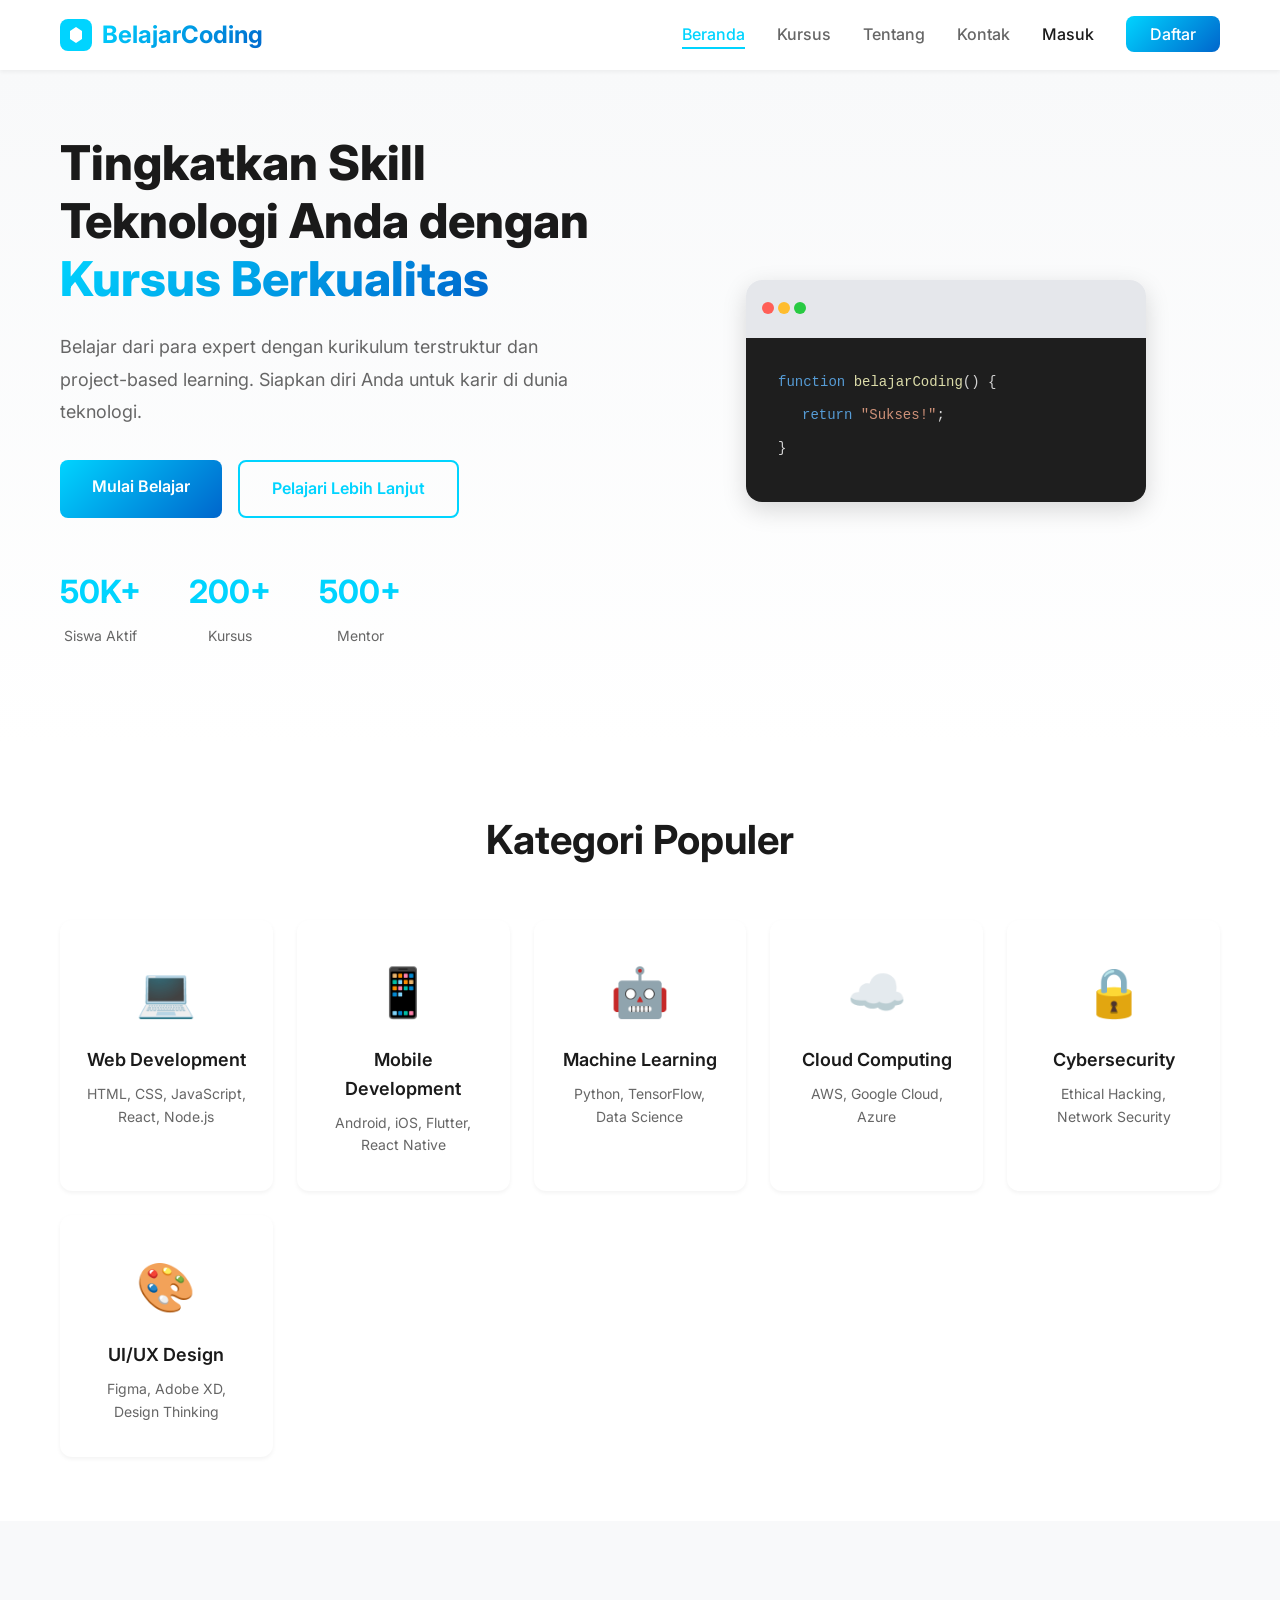
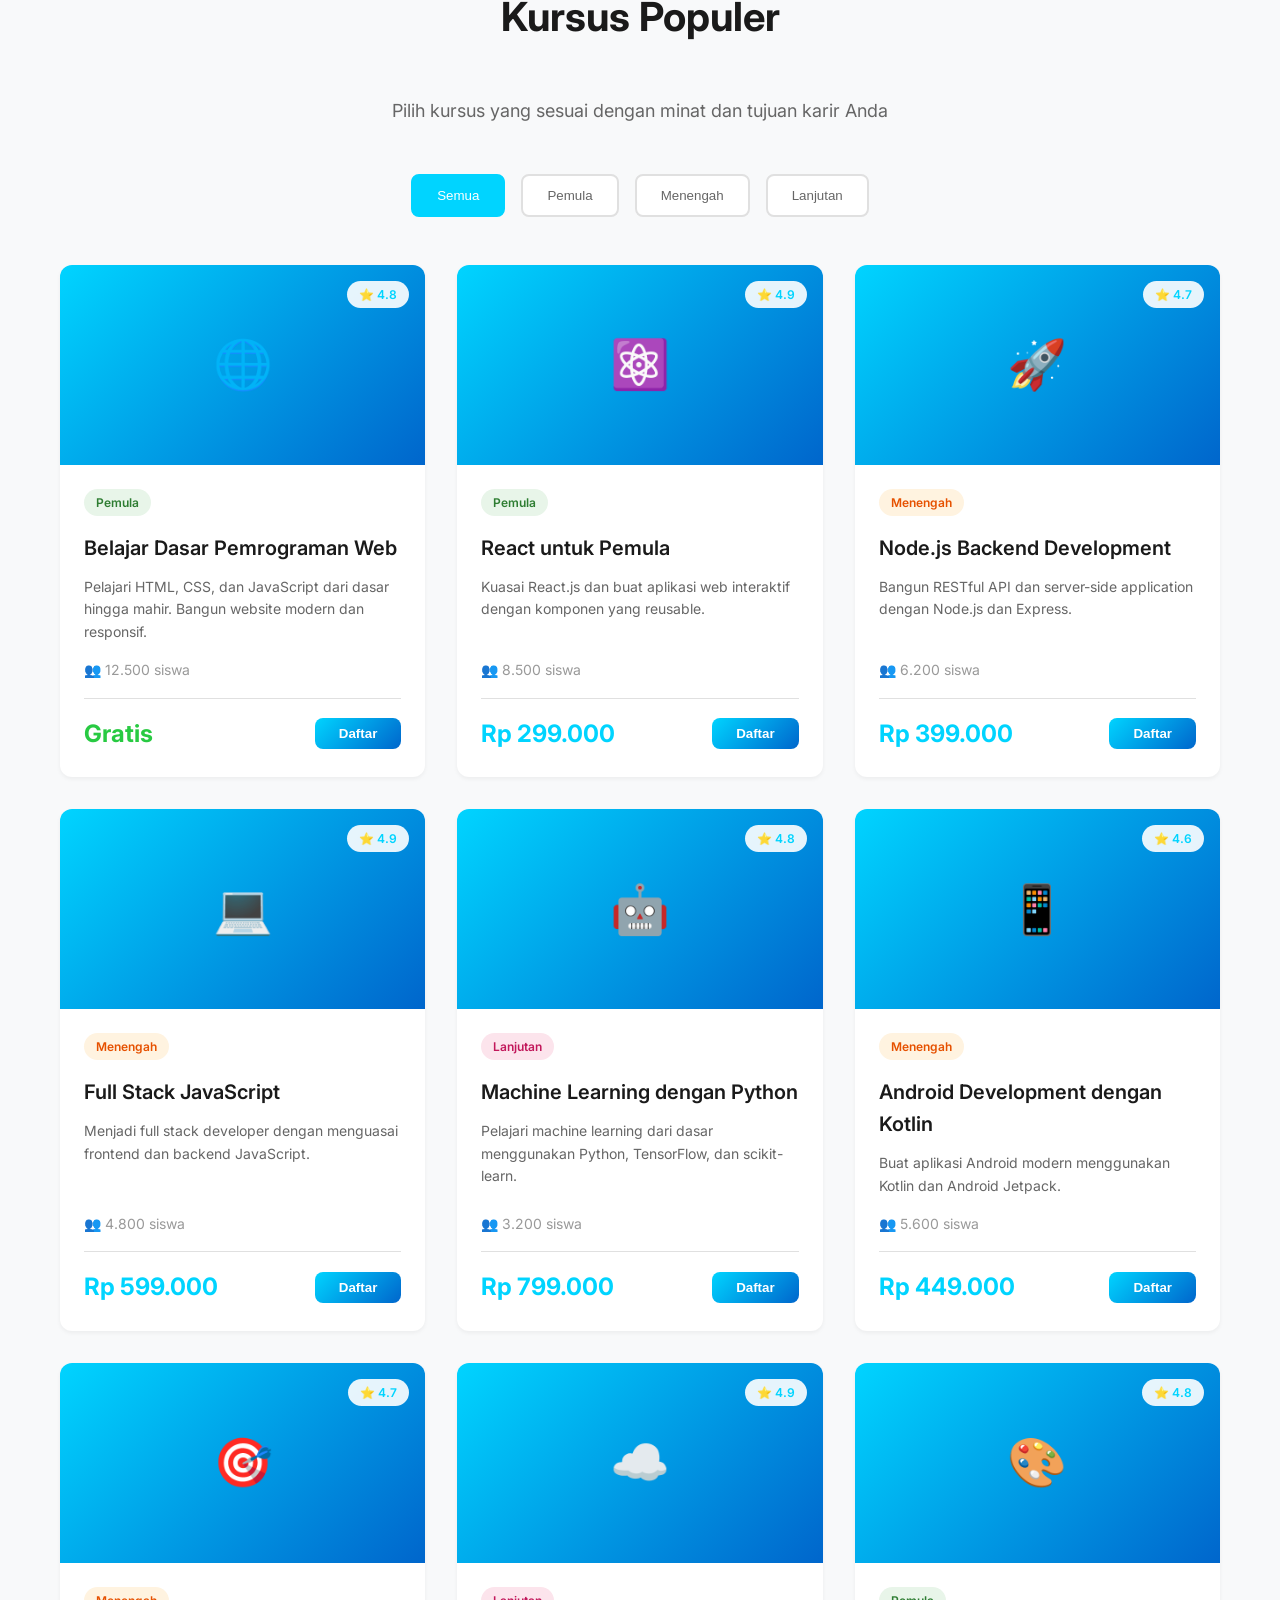
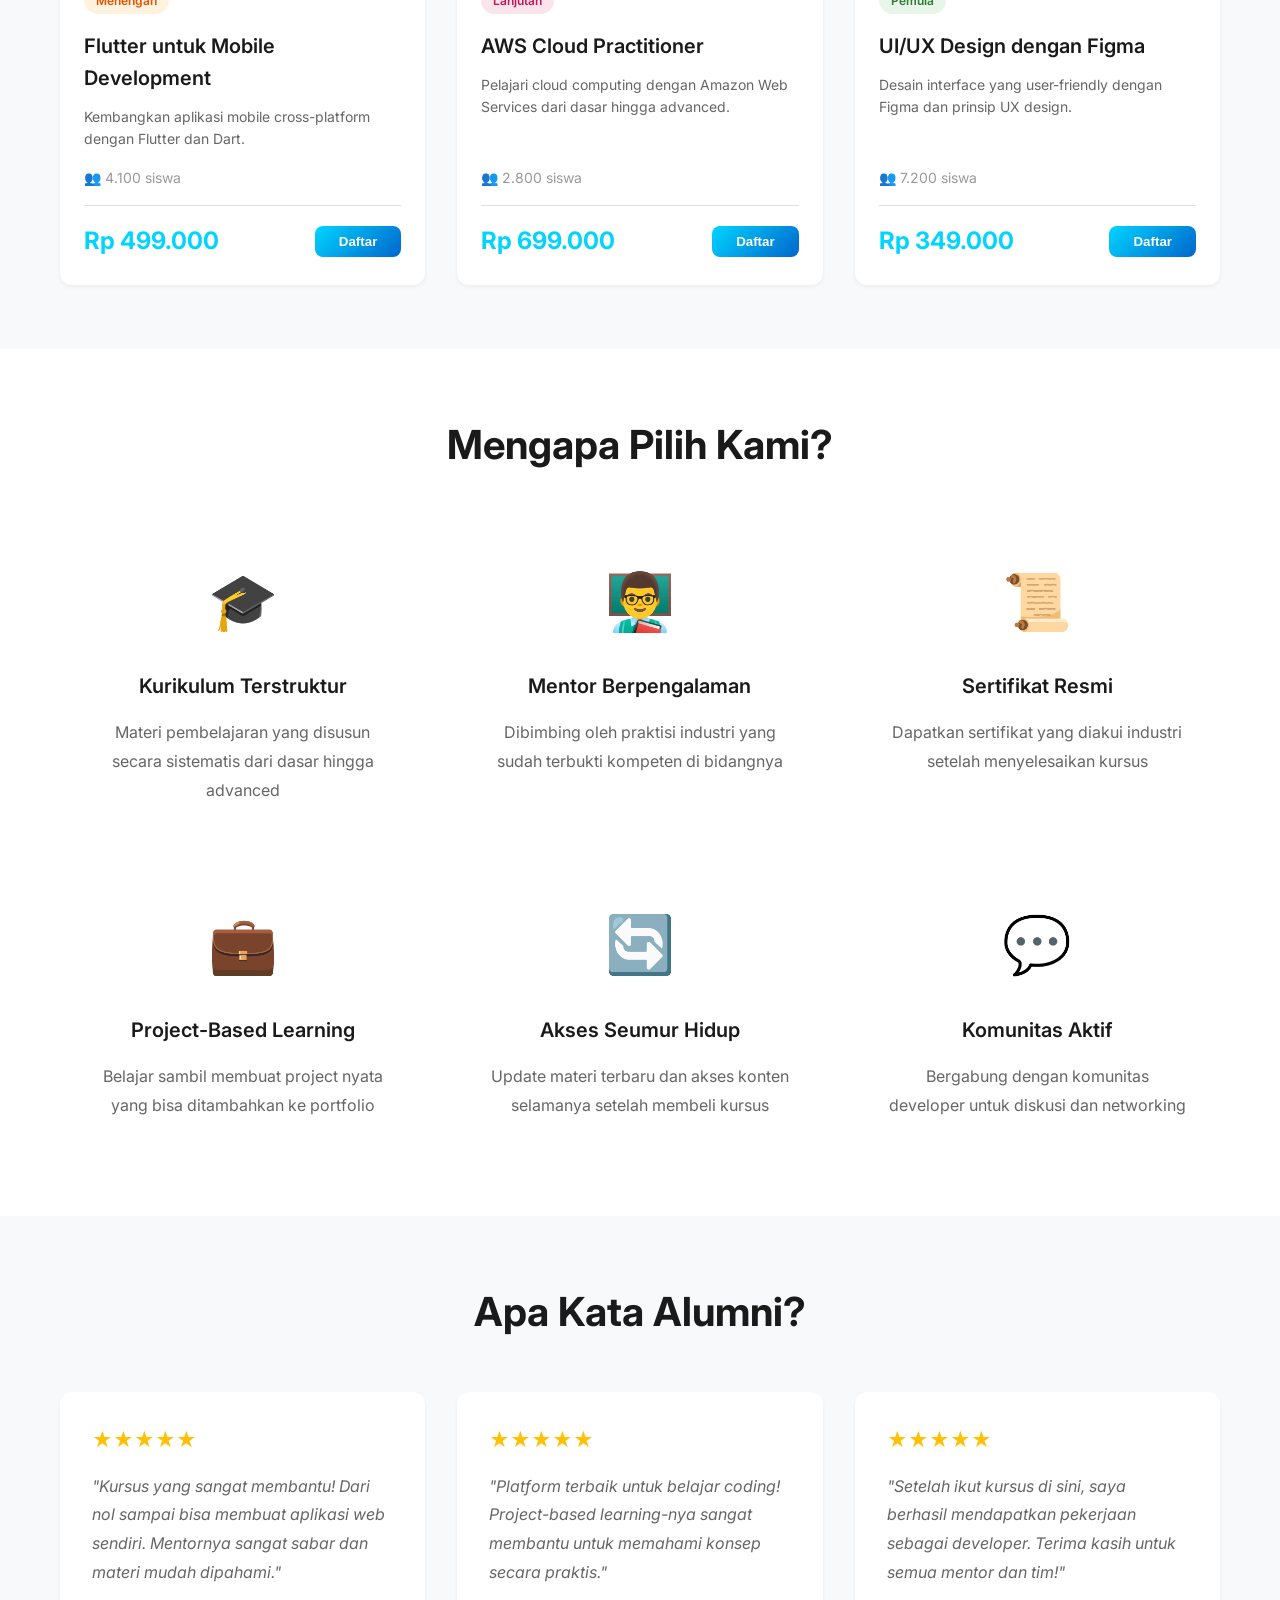
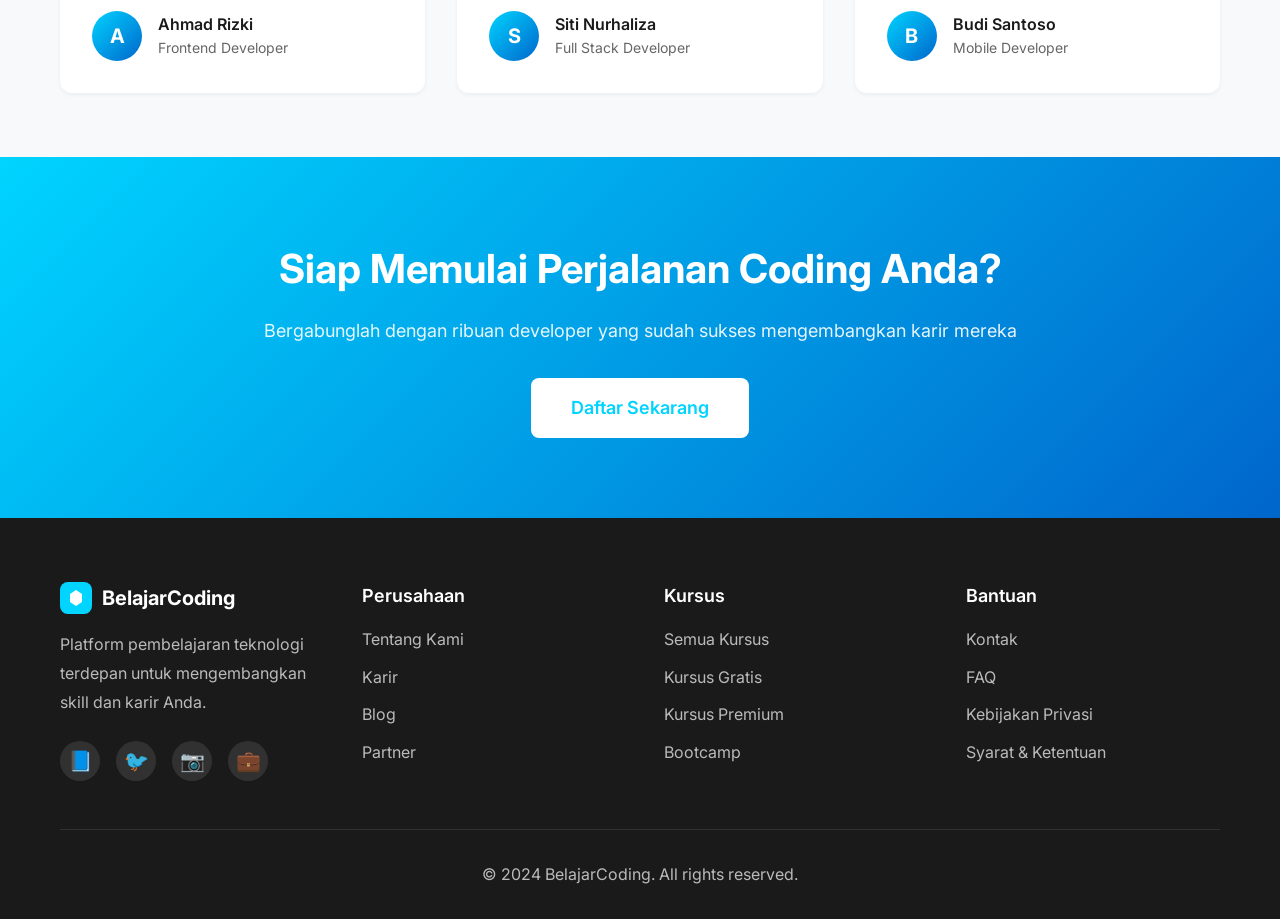
<file: generated-apps/app_014/belajar-coding.html>
<!DOCTYPE html>
<html lang="id">
<head>
    <meta charset="UTF-8">
    <meta name="viewport" content="width=device-width, initial-scale=1.0">
    <title>Belajar Coding - Platform Pembelajaran Teknologi Terdepan</title>
    <link rel="stylesheet" href="style.css">
    <link rel="preconnect" href="https://fonts.googleapis.com">
    <link rel="preconnect" href="https://fonts.gstatic.com" crossorigin>
    <link href="https://fonts.googleapis.com/css2?family=Inter:wght@300;400;500;600;700;800&display=swap" rel="stylesheet">
</head>
<body>
    <!-- Navigation -->
    <nav class="navbar">
        <div class="container">
            <div class="nav-wrapper">
                <div class="logo">
                    <svg width="32" height="32" viewBox="0 0 32 32" fill="none" xmlns="http://www.w3.org/2000/svg">
                        <rect width="32" height="32" rx="8" fill="#00D4FF"/>
                        <path d="M16 8L22 12V20L16 24L10 20V12L16 8Z" fill="white"/>
                    </svg>
                    <span class="logo-text">BelajarCoding</span>
                </div>
                <ul class="nav-menu" id="navMenu">
                    <li><a href="#home" class="nav-link active">Beranda</a></li>
                    <li><a href="#courses" class="nav-link">Kursus</a></li>
                    <li><a href="#about" class="nav-link">Tentang</a></li>
                    <li><a href="#contact" class="nav-link">Kontak</a></li>
                    <li><a href="#" class="nav-link btn-login">Masuk</a></li>
                    <li><a href="#" class="nav-link btn-register">Daftar</a></li>
                </ul>
                <div class="hamburger" id="hamburger">
                    <span></span>
                    <span></span>
                    <span></span>
                </div>
            </div>
        </div>
    </nav>

    <!-- Hero Section -->
    <section class="hero" id="home">
        <div class="container">
            <div class="hero-content">
                <div class="hero-text">
                    <h1 class="hero-title">
                        Tingkatkan Skill Teknologi Anda dengan <span class="highlight">Kursus Berkualitas</span>
                    </h1>
                    <p class="hero-description">
                        Belajar dari para expert dengan kurikulum terstruktur dan project-based learning. 
                        Siapkan diri Anda untuk karir di dunia teknologi.
                    </p>
                    <div class="hero-buttons">
                        <a href="#courses" class="btn btn-primary">Mulai Belajar</a>
                        <a href="#about" class="btn btn-secondary">Pelajari Lebih Lanjut</a>
                    </div>
                    <div class="hero-stats">
                        <div class="stat-item">
                            <div class="stat-number">50K+</div>
                            <div class="stat-label">Siswa Aktif</div>
                        </div>
                        <div class="stat-item">
                            <div class="stat-number">200+</div>
                            <div class="stat-label">Kursus</div>
                        </div>
                        <div class="stat-item">
                            <div class="stat-number">500+</div>
                            <div class="stat-label">Mentor</div>
                        </div>
                    </div>
                </div>
                <div class="hero-image">
                    <div class="hero-card">
                        <div class="card-header">
                            <div class="card-dots">
                                <span></span>
                                <span></span>
                                <span></span>
                            </div>
                        </div>
                        <div class="card-content">
                            <div class="code-preview">
                                <div class="code-line">
                                    <span class="code-keyword">function</span> 
                                    <span class="code-function">belajarCoding</span>() {
                                </div>
                                <div class="code-line indent">
                                    <span class="code-keyword">return</span> 
                                    <span class="code-string">"Sukses!"</span>;
                                </div>
                                <div class="code-line">}</div>
                            </div>
                        </div>
                    </div>
                </div>
            </div>
        </div>
    </section>

    <!-- Categories Section -->
    <section class="categories">
        <div class="container">
            <h2 class="section-title">Kategori Populer</h2>
            <div class="categories-grid">
                <div class="category-card">
                    <div class="category-icon">💻</div>
                    <h3>Web Development</h3>
                    <p>HTML, CSS, JavaScript, React, Node.js</p>
                </div>
                <div class="category-card">
                    <div class="category-icon">📱</div>
                    <h3>Mobile Development</h3>
                    <p>Android, iOS, Flutter, React Native</p>
                </div>
                <div class="category-card">
                    <div class="category-icon">🤖</div>
                    <h3>Machine Learning</h3>
                    <p>Python, TensorFlow, Data Science</p>
                </div>
                <div class="category-card">
                    <div class="category-icon">☁️</div>
                    <h3>Cloud Computing</h3>
                    <p>AWS, Google Cloud, Azure</p>
                </div>
                <div class="category-card">
                    <div class="category-icon">🔒</div>
                    <h3>Cybersecurity</h3>
                    <p>Ethical Hacking, Network Security</p>
                </div>
                <div class="category-card">
                    <div class="category-icon">🎨</div>
                    <h3>UI/UX Design</h3>
                    <p>Figma, Adobe XD, Design Thinking</p>
                </div>
            </div>
        </div>
    </section>

    <!-- Courses Section -->
    <section class="courses" id="courses">
        <div class="container">
            <div class="section-header">
                <h2 class="section-title">Kursus Populer</h2>
                <p class="section-subtitle">Pilih kursus yang sesuai dengan minat dan tujuan karir Anda</p>
            </div>
            <div class="filter-tabs">
                <button class="filter-btn active" data-filter="all">Semua</button>
                <button class="filter-btn" data-filter="beginner">Pemula</button>
                <button class="filter-btn" data-filter="intermediate">Menengah</button>
                <button class="filter-btn" data-filter="advanced">Lanjutan</button>
            </div>
            <div class="courses-grid" id="coursesGrid">
                <!-- Course cards will be generated by JavaScript -->
            </div>
        </div>
    </section>

    <!-- Features Section -->
    <section class="features">
        <div class="container">
            <h2 class="section-title">Mengapa Pilih Kami?</h2>
            <div class="features-grid">
                <div class="feature-card">
                    <div class="feature-icon">🎓</div>
                    <h3>Kurikulum Terstruktur</h3>
                    <p>Materi pembelajaran yang disusun secara sistematis dari dasar hingga advanced</p>
                </div>
                <div class="feature-card">
                    <div class="feature-icon">👨‍🏫</div>
                    <h3>Mentor Berpengalaman</h3>
                    <p>Dibimbing oleh praktisi industri yang sudah terbukti kompeten di bidangnya</p>
                </div>
                <div class="feature-card">
                    <div class="feature-icon">📜</div>
                    <h3>Sertifikat Resmi</h3>
                    <p>Dapatkan sertifikat yang diakui industri setelah menyelesaikan kursus</p>
                </div>
                <div class="feature-card">
                    <div class="feature-icon">💼</div>
                    <h3>Project-Based Learning</h3>
                    <p>Belajar sambil membuat project nyata yang bisa ditambahkan ke portfolio</p>
                </div>
                <div class="feature-card">
                    <div class="feature-icon">🔄</div>
                    <h3>Akses Seumur Hidup</h3>
                    <p>Update materi terbaru dan akses konten selamanya setelah membeli kursus</p>
                </div>
                <div class="feature-card">
                    <div class="feature-icon">💬</div>
                    <h3>Komunitas Aktif</h3>
                    <p>Bergabung dengan komunitas developer untuk diskusi dan networking</p>
                </div>
            </div>
        </div>
    </section>

    <!-- Testimonials Section -->
    <section class="testimonials">
        <div class="container">
            <h2 class="section-title">Apa Kata Alumni?</h2>
            <div class="testimonials-grid">
                <div class="testimonial-card">
                    <div class="testimonial-rating">★★★★★</div>
                    <p class="testimonial-text">
                        "Kursus yang sangat membantu! Dari nol sampai bisa membuat aplikasi web sendiri. 
                        Mentornya sangat sabar dan materi mudah dipahami."
                    </p>
                    <div class="testimonial-author">
                        <div class="author-avatar">A</div>
                        <div class="author-info">
                            <div class="author-name">Ahmad Rizki</div>
                            <div class="author-role">Frontend Developer</div>
                        </div>
                    </div>
                </div>
                <div class="testimonial-card">
                    <div class="testimonial-rating">★★★★★</div>
                    <p class="testimonial-text">
                        "Platform terbaik untuk belajar coding! Project-based learning-nya sangat membantu 
                        untuk memahami konsep secara praktis."
                    </p>
                    <div class="testimonial-author">
                        <div class="author-avatar">S</div>
                        <div class="author-info">
                            <div class="author-name">Siti Nurhaliza</div>
                            <div class="author-role">Full Stack Developer</div>
                        </div>
                    </div>
                </div>
                <div class="testimonial-card">
                    <div class="testimonial-rating">★★★★★</div>
                    <p class="testimonial-text">
                        "Setelah ikut kursus di sini, saya berhasil mendapatkan pekerjaan sebagai developer. 
                        Terima kasih untuk semua mentor dan tim!"
                    </p>
                    <div class="testimonial-author">
                        <div class="author-avatar">B</div>
                        <div class="author-info">
                            <div class="author-name">Budi Santoso</div>
                            <div class="author-role">Mobile Developer</div>
                        </div>
                    </div>
                </div>
            </div>
        </div>
    </section>

    <!-- CTA Section -->
    <section class="cta">
        <div class="container">
            <div class="cta-content">
                <h2>Siap Memulai Perjalanan Coding Anda?</h2>
                <p>Bergabunglah dengan ribuan developer yang sudah sukses mengembangkan karir mereka</p>
                <a href="#courses" class="btn btn-primary btn-large">Daftar Sekarang</a>
            </div>
        </div>
    </section>

    <!-- Footer -->
    <footer class="footer">
        <div class="container">
            <div class="footer-content">
                <div class="footer-section">
                    <div class="footer-logo">
                        <svg width="32" height="32" viewBox="0 0 32 32" fill="none" xmlns="http://www.w3.org/2000/svg">
                            <rect width="32" height="32" rx="8" fill="#00D4FF"/>
                            <path d="M16 8L22 12V20L16 24L10 20V12L16 8Z" fill="white"/>
                        </svg>
                        <span>BelajarCoding</span>
                    </div>
                    <p>Platform pembelajaran teknologi terdepan untuk mengembangkan skill dan karir Anda.</p>
                    <div class="social-links">
                        <a href="#" aria-label="Facebook">📘</a>
                        <a href="#" aria-label="Twitter">🐦</a>
                        <a href="#" aria-label="Instagram">📷</a>
                        <a href="#" aria-label="LinkedIn">💼</a>
                    </div>
                </div>
                <div class="footer-section">
                    <h4>Perusahaan</h4>
                    <ul>
                        <li><a href="#about">Tentang Kami</a></li>
                        <li><a href="#">Karir</a></li>
                        <li><a href="#">Blog</a></li>
                        <li><a href="#">Partner</a></li>
                    </ul>
                </div>
                <div class="footer-section">
                    <h4>Kursus</h4>
                    <ul>
                        <li><a href="#courses">Semua Kursus</a></li>
                        <li><a href="#">Kursus Gratis</a></li>
                        <li><a href="#">Kursus Premium</a></li>
                        <li><a href="#">Bootcamp</a></li>
                    </ul>
                </div>
                <div class="footer-section">
                    <h4>Bantuan</h4>
                    <ul>
                        <li><a href="#contact">Kontak</a></li>
                        <li><a href="#">FAQ</a></li>
                        <li><a href="#">Kebijakan Privasi</a></li>
                        <li><a href="#">Syarat & Ketentuan</a></li>
                    </ul>
                </div>
            </div>
            <div class="footer-bottom">
                <p>&copy; 2024 BelajarCoding. All rights reserved.</p>
            </div>
        </div>
    </footer>

    <script src="script.js"></script>
</body>
</html>
</file>
<file: generated-apps/app_001/style.css>
/* Reset and Base Styles */
* {
    margin: 0;
    padding: 0;
    box-sizing: border-box;
}

:root {
    --primary-color: #4A90E2;
    --secondary-color: #50C878;
    --accent-color: #FF6B6B;
    --dark-color: #2C3E50;
    --light-color: #ECF0F1;
    --text-color: #333;
    --text-light: #666;
    --white: #FFFFFF;
    --shadow: 0 4px 6px rgba(0, 0, 0, 0.1);
    --shadow-lg: 0 10px 30px rgba(0, 0, 0, 0.15);
    --transition: all 0.3s ease;
}

body {
    font-family: 'Poppins', sans-serif;
    line-height: 1.6;
    color: var(--text-color);
    overflow-x: hidden;
}

.container {
    max-width: 1200px;
    margin: 0 auto;
    padding: 0 20px;
}

/* Navigation */
.navbar {
    position: fixed;
    top: 0;
    width: 100%;
    background: var(--white);
    box-shadow: var(--shadow);
    z-index: 1000;
    transition: var(--transition);
}

.navbar.scrolled {
    box-shadow: var(--shadow-lg);
}

.navbar .container {
    display: flex;
    justify-content: space-between;
    align-items: center;
    padding: 1rem 20px;
}

.nav-brand {
    display: flex;
    align-items: center;
    gap: 10px;
    font-size: 1.5rem;
    font-weight: 700;
    color: var(--primary-color);
}

.logo-icon {
    font-size: 2rem;
}

.nav-menu {
    display: flex;
    list-style: none;
    gap: 2rem;
}

.nav-link {
    text-decoration: none;
    color: var(--text-color);
    font-weight: 500;
    transition: var(--transition);
    position: relative;
}

.nav-link::after {
    content: '';
    position: absolute;
    bottom: -5px;
    left: 0;
    width: 0;
    height: 2px;
    background: var(--primary-color);
    transition: var(--transition);
}

.nav-link:hover::after,
.nav-link.active::after {
    width: 100%;
}

.nav-link:hover {
    color: var(--primary-color);
}

.hamburger {
    display: none;
    flex-direction: column;
    cursor: pointer;
    gap: 5px;
}

.hamburger span {
    width: 25px;
    height: 3px;
    background: var(--dark-color);
    transition: var(--transition);
}

/* Hero Section */
.hero {
    position: relative;
    height: 100vh;
    min-height: 600px;
    display: flex;
    align-items: center;
    justify-content: center;
    background: linear-gradient(135deg, var(--primary-color) 0%, var(--secondary-color) 100%);
    color: var(--white);
    overflow: hidden;
}

.hero-overlay {
    position: absolute;
    top: 0;
    left: 0;
    width: 100%;
    height: 100%;
    background: rgba(0, 0, 0, 0.3);
    z-index: 1;
}

.hero-content {
    position: relative;
    z-index: 2;
    text-align: center;
    animation: fadeInUp 1s ease;
}

.hero-title {
    font-size: 3.5rem;
    font-weight: 700;
    margin-bottom: 1rem;
    text-shadow: 2px 2px 4px rgba(0, 0, 0, 0.3);
}

.hero-subtitle {
    font-size: 1.5rem;
    margin-bottom: 2rem;
    opacity: 0.95;
}

.hero-buttons {
    display: flex;
    gap: 1rem;
    justify-content: center;
    flex-wrap: wrap;
}

.hero-waves {
    position: absolute;
    bottom: 0;
    left: 0;
    width: 100%;
    height: 120px;
    color: var(--white);
    opacity: 0.3;
    z-index: 1;
}

.hero-waves svg {
    width: 100%;
    height: 100%;
}

/* Buttons */
.btn {
    display: inline-block;
    padding: 12px 30px;
    text-decoration: none;
    border-radius: 50px;
    font-weight: 600;
    transition: var(--transition);
    cursor: pointer;
    border: none;
    font-size: 1rem;
}

.btn-primary {
    background: var(--white);
    color: var(--primary-color);
    box-shadow: var(--shadow);
}

.btn-primary:hover {
    transform: translateY(-2px);
    box-shadow: var(--shadow-lg);
}

.btn-secondary {
    background: transparent;
    color: var(--white);
    border: 2px solid var(--white);
}

.btn-secondary:hover {
    background: var(--white);
    color: var(--primary-color);
}

.btn-block {
    width: 100%;
    text-align: center;
}

/* Section Styles */
section {
    padding: 80px 0;
}

.section-title {
    font-size: 2.5rem;
    font-weight: 700;
    text-align: center;
    margin-bottom: 1rem;
    color: var(--dark-color);
}

.section-subtitle {
    text-align: center;
    color: var(--text-light);
    font-size: 1.1rem;
    margin-bottom: 3rem;
}

/* Services Section */
.services {
    background: var(--light-color);
}

.services-grid {
    display: grid;
    grid-template-columns: repeat(auto-fit, minmax(300px, 1fr));
    gap: 2rem;
    margin-top: 3rem;
}

.service-card {
    background: var(--white);
    padding: 2rem;
    border-radius: 15px;
    box-shadow: var(--shadow);
    transition: var(--transition);
    text-align: center;
    opacity: 0;
    transform: translateY(30px);
}

.service-card.animate {
    opacity: 1;
    transform: translateY(0);
}

.service-card:hover {
    transform: translateY(-10px);
    box-shadow: var(--shadow-lg);
}

.service-icon {
    font-size: 4rem;
    margin-bottom: 1rem;
}

.service-card h3 {
    font-size: 1.5rem;
    margin-bottom: 1rem;
    color: var(--dark-color);
}

.service-card p {
    color: var(--text-light);
    margin-bottom: 1.5rem;
    line-height: 1.8;
}

.service-features {
    list-style: none;
    text-align: left;
    margin-bottom: 1.5rem;
}

.service-features li {
    padding: 0.5rem 0;
    color: var(--text-color);
}

.service-price {
    font-size: 1.2rem;
    font-weight: 700;
    color: var(--primary-color);
    margin-top: 1rem;
}

/* About Section */
.about {
    background: var(--white);
}

.about-content {
    display: grid;
    grid-template-columns: 1fr 1fr;
    gap: 4rem;
    align-items: center;
}

.about-description {
    font-size: 1.1rem;
    color: var(--text-light);
    margin-bottom: 2rem;
    line-height: 1.8;
}

.features-list {
    display: flex;
    flex-direction: column;
    gap: 1.5rem;
}

.feature-item {
    display: flex;
    gap: 1rem;
    align-items: flex-start;
}

.feature-icon {
    font-size: 2rem;
    flex-shrink: 0;
}

.feature-item h4 {
    font-size: 1.2rem;
    margin-bottom: 0.5rem;
    color: var(--dark-color);
}

.feature-item p {
    color: var(--text-light);
}

.about-image {
    display: flex;
    justify-content: center;
    align-items: center;
}

.image-placeholder {
    width: 100%;
    height: 400px;
    background: linear-gradient(135deg, var(--primary-color), var(--secondary-color));
    border-radius: 15px;
    display: flex;
    flex-direction: column;
    align-items: center;
    justify-content: center;
    color: var(--white);
    box-shadow: var(--shadow-lg);
}

.placeholder-icon {
    font-size: 6rem;
    margin-bottom: 1rem;
}

.image-placeholder p {
    font-size: 1.2rem;
    font-weight: 600;
}

/* Contact Section */
.contact {
    background: var(--light-color);
}

.contact-content {
    display: grid;
    grid-template-columns: 1fr 1.5fr;
    gap: 3rem;
    margin-top: 3rem;
}

.contact-info {
    display: flex;
    flex-direction: column;
    gap: 1.5rem;
}

.info-card {
    background: var(--white);
    padding: 1.5rem;
    border-radius: 10px;
    box-shadow: var(--shadow);
    transition: var(--transition);
}

.info-card:hover {
    transform: translateY(-5px);
    box-shadow: var(--shadow-lg);
}

.info-icon {
    font-size: 2rem;
    margin-bottom: 0.5rem;
}

.info-card h4 {
    color: var(--dark-color);
    margin-bottom: 0.5rem;
}

.info-card p {
    color: var(--text-light);
    line-height: 1.8;
}

.contact-form {
    background: var(--white);
    padding: 2rem;
    border-radius: 15px;
    box-shadow: var(--shadow);
}

.form-group {
    margin-bottom: 1.5rem;
}

.form-group label {
    display: block;
    margin-bottom: 0.5rem;
    color: var(--dark-color);
    font-weight: 500;
}

.form-group input,
.form-group select,
.form-group textarea {
    width: 100%;
    padding: 12px;
    border: 2px solid var(--light-color);
    border-radius: 8px;
    font-family: 'Poppins', sans-serif;
    font-size: 1rem;
    transition: var(--transition);
}

.form-group input:focus,
.form-group select:focus,
.form-group textarea:focus {
    outline: none;
    border-color: var(--primary-color);
}

.form-group textarea {
    resize: vertical;
}

/* Footer */
.footer {
    background: var(--dark-color);
    color: var(--white);
    padding: 3rem 0 1rem;
}

.footer-content {
    display: grid;
    grid-template-columns: repeat(auto-fit, minmax(250px, 1fr));
    gap: 2rem;
    margin-bottom: 2rem;
}

.footer-section h3,
.footer-section h4 {
    margin-bottom: 1rem;
    color: var(--white);
}

.footer-section p {
    color: rgba(255, 255, 255, 0.8);
    line-height: 1.8;
}

.footer-section ul {
    list-style: none;
}

.footer-section ul li {
    margin-bottom: 0.5rem;
}

.footer-section ul li a {
    color: rgba(255, 255, 255, 0.8);
    text-decoration: none;
    transition: var(--transition);
}

.footer-section ul li a:hover {
    color: var(--white);
    padding-left: 5px;
}

.social-links {
    display: flex;
    flex-direction: column;
    gap: 0.5rem;
}

.social-link {
    color: rgba(255, 255, 255, 0.8);
    text-decoration: none;
    transition: var(--transition);
}

.social-link:hover {
    color: var(--white);
    padding-left: 5px;
}

.footer-bottom {
    text-align: center;
    padding-top: 2rem;
    border-top: 1px solid rgba(255, 255, 255, 0.1);
    color: rgba(255, 255, 255, 0.6);
}

/* Scroll to Top Button */
.scroll-top {
    position: fixed;
    bottom: 30px;
    right: 30px;
    width: 50px;
    height: 50px;
    background: var(--primary-color);
    color: var(--white);
    border: none;
    border-radius: 50%;
    font-size: 1.5rem;
    cursor: pointer;
    box-shadow: var(--shadow);
    opacity: 0;
    visibility: hidden;
    transition: var(--transition);
    z-index: 999;
}

.scroll-top.visible {
    opacity: 1;
    visibility: visible;
}

.scroll-top:hover {
    transform: translateY(-5px);
    box-shadow: var(--shadow-lg);
}

/* Animations */
@keyframes fadeInUp {
    from {
        opacity: 0;
        transform: translateY(30px);
    }
    to {
        opacity: 1;
        transform: translateY(0);
    }
}

/* Responsive Design */
@media (max-width: 768px) {
    .hamburger {
        display: flex;
    }

    .nav-menu {
        position: fixed;
        left: -100%;
        top: 70px;
        flex-direction: column;
        background: var(--white);
        width: 100%;
        text-align: center;
        transition: var(--transition);
        box-shadow: var(--shadow);
        padding: 2rem 0;
    }

    .nav-menu.active {
        left: 0;
    }

    .hero-title {
        font-size: 2.5rem;
    }

    .hero-subtitle {
        font-size: 1.2rem;
    }

    .section-title {
        font-size: 2rem;
    }

    .services-grid {
        grid-template-columns: 1fr;
    }

    .about-content {
        grid-template-columns: 1fr;
    }

    .contact-content {
        grid-template-columns: 1fr;
    }

    .hero-buttons {
        flex-direction: column;
    }

    .btn {
        width: 100%;
    }
}

@media (max-width: 480px) {
    .hero-title {
        font-size: 2rem;
    }

    .hero-subtitle {
        font-size: 1rem;
    }

    .section-title {
        font-size: 1.8rem;
    }

    .service-card,
    .contact-form {
        padding: 1.5rem;
    }
}
</file>
<file: generated-apps/app_004/style.css>
/* Reset and Base Styles */
* {
    margin: 0;
    padding: 0;
    box-sizing: border-box;
}

:root {
    --primary-color: #2563eb;
    --primary-dark: #1e40af;
    --secondary-color: #10b981;
    --text-dark: #1f2937;
    --text-light: #6b7280;
    --bg-light: #f9fafb;
    --bg-white: #ffffff;
    --border-color: #e5e7eb;
    --shadow: 0 4px 6px -1px rgba(0, 0, 0, 0.1), 0 2px 4px -1px rgba(0, 0, 0, 0.06);
    --shadow-lg: 0 10px 15px -3px rgba(0, 0, 0, 0.1), 0 4px 6px -2px rgba(0, 0, 0, 0.05);
}

body {
    font-family: -apple-system, BlinkMacSystemFont, 'Segoe UI', Roboto, 'Helvetica Neue', Arial, sans-serif;
    line-height: 1.6;
    color: var(--text-dark);
    background-color: var(--bg-white);
}

.container {
    max-width: 1200px;
    margin: 0 auto;
    padding: 0 20px;
}

/* Header and Navigation */
.header {
    background: var(--bg-white);
    box-shadow: var(--shadow);
    position: sticky;
    top: 0;
    z-index: 1000;
}

.navbar {
    padding: 1rem 0;
}

.navbar .container {
    display: flex;
    justify-content: space-between;
    align-items: center;
}

.nav-brand h1 {
    font-size: 1.5rem;
    color: var(--primary-color);
    font-weight: 700;
}

.nav-menu {
    display: flex;
    list-style: none;
    gap: 2rem;
}

.nav-menu a {
    text-decoration: none;
    color: var(--text-dark);
    font-weight: 500;
    transition: color 0.3s;
}

.nav-menu a:hover {
    color: var(--primary-color);
}

.nav-toggle {
    display: none;
    flex-direction: column;
    background: none;
    border: none;
    cursor: pointer;
    gap: 4px;
}

.nav-toggle span {
    width: 25px;
    height: 3px;
    background: var(--text-dark);
    border-radius: 2px;
    transition: all 0.3s;
}

/* Hero Section */
.hero {
    background: linear-gradient(135deg, #667eea 0%, #764ba2 100%);
    color: white;
    padding: 6rem 0;
    text-align: center;
}

.hero-content {
    max-width: 800px;
    margin: 0 auto;
}

.hero-title {
    font-size: 3rem;
    font-weight: 700;
    margin-bottom: 1rem;
}

.hero-subtitle {
    font-size: 1.25rem;
    margin-bottom: 2rem;
    opacity: 0.95;
}

/* Buttons */
.btn {
    display: inline-block;
    padding: 0.75rem 2rem;
    border-radius: 0.5rem;
    text-decoration: none;
    font-weight: 600;
    transition: all 0.3s;
    border: none;
    cursor: pointer;
    font-size: 1rem;
}

.btn-primary {
    background: var(--primary-color);
    color: white;
}

.btn-primary:hover {
    background: var(--primary-dark);
    transform: translateY(-2px);
    box-shadow: var(--shadow-lg);
}

/* Section Styles */
section {
    padding: 5rem 0;
}

.section-title {
    font-size: 2.5rem;
    text-align: center;
    margin-bottom: 1rem;
    color: var(--text-dark);
}

.section-subtitle {
    text-align: center;
    color: var(--text-light);
    margin-bottom: 3rem;
    font-size: 1.1rem;
}

/* About Section */
.about {
    background: var(--bg-light);
}

.about-content {
    display: grid;
    grid-template-columns: 1fr 1fr;
    gap: 3rem;
    align-items: center;
    margin-top: 3rem;
}

.about-text p {
    font-size: 1.1rem;
    margin-bottom: 1.5rem;
    color: var(--text-light);
}

.benefits-list {
    list-style: none;
}

.benefits-list li {
    padding: 0.75rem 0;
    font-size: 1.05rem;
    color: var(--text-dark);
}

.about-image {
    display: flex;
    justify-content: center;
    align-items: center;
}

.image-placeholder {
    width: 300px;
    height: 300px;
    background: linear-gradient(135deg, var(--primary-color), var(--secondary-color));
    border-radius: 1rem;
    display: flex;
    align-items: center;
    justify-content: center;
    font-size: 6rem;
    box-shadow: var(--shadow-lg);
}

/* Investment Types Section */
.investment-types {
    background: var(--bg-white);
}

.types-grid {
    display: grid;
    grid-template-columns: repeat(auto-fit, minmax(300px, 1fr));
    gap: 2rem;
    margin-top: 3rem;
}

.type-card {
    background: var(--bg-white);
    border: 1px solid var(--border-color);
    border-radius: 1rem;
    padding: 2rem;
    text-align: center;
    transition: all 0.3s;
    box-shadow: var(--shadow);
}

.type-card:hover {
    transform: translateY(-5px);
    box-shadow: var(--shadow-lg);
    border-color: var(--primary-color);
}

.card-icon {
    font-size: 3rem;
    margin-bottom: 1rem;
}

.type-card h3 {
    font-size: 1.5rem;
    margin-bottom: 1rem;
    color: var(--text-dark);
}

.type-card p {
    color: var(--text-light);
    margin-bottom: 1.5rem;
    line-height: 1.6;
}

.risk-badge {
    display: inline-block;
    padding: 0.5rem 1rem;
    border-radius: 2rem;
    font-size: 0.875rem;
    font-weight: 600;
}

.risk-high {
    background: #fee2e2;
    color: #dc2626;
}

.risk-medium {
    background: #fef3c7;
    color: #d97706;
}

.risk-low {
    background: #d1fae5;
    color: #059669;
}

/* Calculator Section */
.calculator {
    background: var(--bg-light);
}

.calculator-container {
    display: grid;
    grid-template-columns: 1fr 1fr;
    gap: 3rem;
    margin-top: 3rem;
    align-items: start;
}

.calculator-form {
    background: var(--bg-white);
    padding: 2rem;
    border-radius: 1rem;
    box-shadow: var(--shadow);
}

.form-group {
    margin-bottom: 1.5rem;
}

.form-group label {
    display: block;
    margin-bottom: 0.5rem;
    font-weight: 600;
    color: var(--text-dark);
}

.form-group input {
    width: 100%;
    padding: 0.75rem;
    border: 2px solid var(--border-color);
    border-radius: 0.5rem;
    font-size: 1rem;
    transition: border-color 0.3s;
}

.form-group input:focus {
    outline: none;
    border-color: var(--primary-color);
}

#calculate-btn {
    width: 100%;
    margin-top: 1rem;
}

.calculator-result {
    position: sticky;
    top: 100px;
}

.result-card {
    background: linear-gradient(135deg, var(--primary-color), var(--primary-dark));
    color: white;
    padding: 2rem;
    border-radius: 1rem;
    box-shadow: var(--shadow-lg);
}

.result-card h3 {
    margin-bottom: 1.5rem;
    font-size: 1.5rem;
}

.result-item {
    display: flex;
    justify-content: space-between;
    padding: 1rem 0;
    border-bottom: 1px solid rgba(255, 255, 255, 0.2);
}

.result-item:last-child {
    border-bottom: none;
}

.result-label {
    font-weight: 500;
}

.result-value {
    font-weight: 700;
    font-size: 1.1rem;
}

.result-value.highlight {
    font-size: 1.5rem;
}

.result-value.profit {
    color: var(--secondary-color);
}

/* Tips Section */
.tips {
    background: var(--bg-white);
}

.tips-grid {
    display: grid;
    grid-template-columns: repeat(auto-fit, minmax(300px, 1fr));
    gap: 2rem;
    margin-top: 3rem;
}

.tip-card {
    background: var(--bg-light);
    padding: 2rem;
    border-radius: 1rem;
    border-left: 4px solid var(--primary-color);
    transition: all 0.3s;
}

.tip-card:hover {
    transform: translateX(5px);
    box-shadow: var(--shadow);
}

.tip-number {
    display: inline-block;
    width: 40px;
    height: 40px;
    background: var(--primary-color);
    color: white;
    border-radius: 50%;
    display: flex;
    align-items: center;
    justify-content: center;
    font-weight: 700;
    margin-bottom: 1rem;
}

.tip-card h3 {
    margin-bottom: 0.75rem;
    color: var(--text-dark);
}

.tip-card p {
    color: var(--text-light);
    line-height: 1.6;
}

/* Footer */
.footer {
    background: var(--text-dark);
    color: white;
    padding: 2rem 0;
    text-align: center;
}

.footer p {
    margin-bottom: 0.5rem;
}

.disclaimer {
    font-size: 0.875rem;
    opacity: 0.8;
    margin-top: 1rem;
}

/* Responsive Design */
@media (max-width: 768px) {
    .nav-menu {
        position: fixed;
        left: -100%;
        top: 70px;
        flex-direction: column;
        background: var(--bg-white);
        width: 100%;
        text-align: center;
        transition: 0.3s;
        box-shadow: var(--shadow);
        padding: 2rem 0;
    }

    .nav-menu.active {
        left: 0;
    }

    .nav-toggle {
        display: flex;
    }

    .hero-title {
        font-size: 2rem;
    }

    .hero-subtitle {
        font-size: 1rem;
    }

    .section-title {
        font-size: 2rem;
    }

    .about-content {
        grid-template-columns: 1fr;
    }

    .calculator-container {
        grid-template-columns: 1fr;
    }

    .calculator-result {
        position: static;
    }

    .types-grid,
    .tips-grid {
        grid-template-columns: 1fr;
    }

    .image-placeholder {
        width: 200px;
        height: 200px;
        font-size: 4rem;
    }
}

@media (max-width: 480px) {
    .hero {
        padding: 4rem 0;
    }

    section {
        padding: 3rem 0;
    }

    .container {
        padding: 0 15px;
    }
}
</file>
<file: generated-apps/app_005/style.css>
/* Reset and Base Styles */
* {
    margin: 0;
    padding: 0;
    box-sizing: border-box;
}

:root {
    --bg-primary: #0f172a;
    --bg-secondary: #1e293b;
    --bg-tertiary: #334155;
    --bg-hover: #475569;
    --text-primary: #f1f5f9;
    --text-secondary: #cbd5e1;
    --text-tertiary: #94a3b8;
    --border-color: #334155;
    --accent-primary: #3b82f6;
    --accent-primary-hover: #2563eb;
    --accent-success: #10b981;
    --accent-warning: #f59e0b;
    --accent-danger: #ef4444;
    --sidebar-width: 240px;
    --header-height: 64px;
}

body {
    font-family: 'Inter', -apple-system, BlinkMacSystemFont, 'Segoe UI', Roboto, sans-serif;
    background-color: var(--bg-primary);
    color: var(--text-primary);
    line-height: 1.6;
    overflow-x: hidden;
}

/* App Container */
.app-container {
    display: flex;
    min-height: 100vh;
}

/* Sidebar */
.sidebar {
    width: var(--sidebar-width);
    background-color: var(--bg-secondary);
    border-right: 1px solid var(--border-color);
    display: flex;
    flex-direction: column;
    position: fixed;
    height: 100vh;
    overflow-y: auto;
    z-index: 100;
}

.sidebar-header {
    padding: 20px;
    border-bottom: 1px solid var(--border-color);
}

.logo {
    display: flex;
    align-items: center;
    gap: 10px;
    color: var(--text-primary);
}

.logo svg {
    color: var(--accent-primary);
}

.logo-text {
    font-size: 18px;
    font-weight: 700;
    letter-spacing: -0.5px;
}

.sidebar-nav {
    padding: 16px 8px;
    flex: 1;
}

.nav-section {
    margin-bottom: 32px;
}

.nav-section-title {
    font-size: 11px;
    font-weight: 600;
    text-transform: uppercase;
    letter-spacing: 0.5px;
    color: var(--text-tertiary);
    padding: 8px 16px;
    margin-bottom: 4px;
}

.nav-item {
    display: flex;
    align-items: center;
    gap: 12px;
    padding: 10px 16px;
    color: var(--text-secondary);
    text-decoration: none;
    border-radius: 6px;
    margin: 2px 0;
    transition: all 0.2s;
    font-size: 14px;
    font-weight: 500;
}

.nav-item:hover {
    background-color: var(--bg-tertiary);
    color: var(--text-primary);
}

.nav-item.active {
    background-color: var(--bg-tertiary);
    color: var(--text-primary);
}

.nav-item svg {
    width: 16px;
    height: 16px;
    flex-shrink: 0;
}

/* Main Content */
.main-content {
    flex: 1;
    margin-left: var(--sidebar-width);
    display: flex;
    flex-direction: column;
    min-height: 100vh;
}

/* Header */
.header {
    height: var(--header-height);
    background-color: var(--bg-secondary);
    border-bottom: 1px solid var(--border-color);
    display: flex;
    align-items: center;
    justify-content: space-between;
    padding: 0 24px;
    position: sticky;
    top: 0;
    z-index: 50;
}

.header-left {
    display: flex;
    align-items: center;
    gap: 12px;
}

.page-title {
    font-size: 20px;
    font-weight: 600;
    color: var(--text-primary);
}

.project-badge {
    background-color: var(--accent-success);
    color: white;
    font-size: 11px;
    font-weight: 600;
    padding: 4px 8px;
    border-radius: 4px;
    text-transform: uppercase;
    letter-spacing: 0.5px;
}

.header-right {
    display: flex;
    align-items: center;
}

.header-actions {
    display: flex;
    align-items: center;
    gap: 8px;
}

.btn-icon {
    width: 36px;
    height: 36px;
    border: none;
    background: transparent;
    color: var(--text-secondary);
    border-radius: 6px;
    display: flex;
    align-items: center;
    justify-content: center;
    cursor: pointer;
    transition: all 0.2s;
}

.btn-icon:hover {
    background-color: var(--bg-tertiary);
    color: var(--text-primary);
}

.user-avatar {
    width: 36px;
    height: 36px;
    border-radius: 50%;
    background: linear-gradient(135deg, var(--accent-primary), var(--accent-primary-hover));
    display: flex;
    align-items: center;
    justify-content: center;
    color: white;
    font-weight: 600;
    font-size: 14px;
    cursor: pointer;
}

/* Page Content */
.page-content {
    flex: 1;
    padding: 24px;
    overflow-y: auto;
}

.page {
    animation: fadeIn 0.3s ease-in;
}

.page.hidden {
    display: none;
}

@keyframes fadeIn {
    from {
        opacity: 0;
        transform: translateY(10px);
    }
    to {
        opacity: 1;
        transform: translateY(0);
    }
}

.page-header {
    display: flex;
    justify-content: space-between;
    align-items: flex-start;
    margin-bottom: 24px;
}

.page-header h2 {
    font-size: 24px;
    font-weight: 600;
    margin-bottom: 4px;
}

.page-description {
    color: var(--text-secondary);
    font-size: 14px;
}

/* Buttons */
.btn-primary {
    display: inline-flex;
    align-items: center;
    gap: 8px;
    padding: 10px 16px;
    background-color: var(--accent-primary);
    color: white;
    border: none;
    border-radius: 6px;
    font-size: 14px;
    font-weight: 500;
    cursor: pointer;
    transition: all 0.2s;
}

.btn-primary:hover {
    background-color: var(--accent-primary-hover);
    transform: translateY(-1px);
}

.btn-secondary {
    display: inline-flex;
    align-items: center;
    gap: 8px;
    padding: 10px 16px;
    background-color: var(--bg-tertiary);
    color: var(--text-primary);
    border: none;
    border-radius: 6px;
    font-size: 14px;
    font-weight: 500;
    cursor: pointer;
    transition: all 0.2s;
}

.btn-secondary:hover {
    background-color: var(--bg-hover);
}

.btn-text {
    background: none;
    border: none;
    color: var(--accent-primary);
    font-size: 14px;
    font-weight: 500;
    cursor: pointer;
    padding: 4px 8px;
    border-radius: 4px;
    transition: all 0.2s;
}

.btn-text:hover {
    background-color: var(--bg-tertiary);
}

/* Cards */
.card {
    background-color: var(--bg-secondary);
    border: 1px solid var(--border-color);
    border-radius: 8px;
    margin-bottom: 24px;
    overflow: hidden;
}

.card-header {
    padding: 20px;
    border-bottom: 1px solid var(--border-color);
    display: flex;
    justify-content: space-between;
    align-items: center;
}

.card-title {
    font-size: 16px;
    font-weight: 600;
    color: var(--text-primary);
}

.card-content {
    padding: 20px;
}

/* Stats Grid */
.stats-grid {
    display: grid;
    grid-template-columns: repeat(auto-fit, minmax(250px, 1fr));
    gap: 20px;
    margin-bottom: 24px;
}

.stat-card {
    background-color: var(--bg-secondary);
    border: 1px solid var(--border-color);
    border-radius: 8px;
    padding: 20px;
}

.stat-header {
    display: flex;
    justify-content: space-between;
    align-items: center;
    margin-bottom: 12px;
}

.stat-label {
    font-size: 13px;
    color: var(--text-secondary);
    font-weight: 500;
}

.stat-header svg {
    color: var(--text-tertiary);
    cursor: pointer;
}

.stat-value {
    font-size: 28px;
    font-weight: 700;
    color: var(--text-primary);
    margin-bottom: 8px;
}

.stat-change {
    font-size: 12px;
    color: var(--text-tertiary);
}

.stat-change.positive {
    color: var(--accent-success);
}

/* Content Grid */
.content-grid {
    display: grid;
    grid-template-columns: repeat(auto-fit, minmax(400px, 1fr));
    gap: 20px;
}

/* Activity List */
.activity-list {
    display: flex;
    flex-direction: column;
    gap: 16px;
}

.activity-item {
    display: flex;
    gap: 12px;
    align-items: flex-start;
}

.activity-icon {
    width: 32px;
    height: 32px;
    border-radius: 6px;
    display: flex;
    align-items: center;
    justify-content: center;
    flex-shrink: 0;
}

.activity-icon.success {
    background-color: rgba(16, 185, 129, 0.1);
    color: var(--accent-success);
}

.activity-icon.info {
    background-color: rgba(59, 130, 246, 0.1);
    color: var(--accent-primary);
}

.activity-icon.warning {
    background-color: rgba(245, 158, 11, 0.1);
    color: var(--accent-warning);
}

.activity-content {
    flex: 1;
}

.activity-text {
    font-size: 14px;
    color: var(--text-primary);
    margin-bottom: 4px;
}

.activity-time {
    font-size: 12px;
    color: var(--text-tertiary);
}

/* Action Grid */
.action-grid {
    display: grid;
    grid-template-columns: repeat(2, 1fr);
    gap: 12px;
}

.action-btn {
    display: flex;
    flex-direction: column;
    align-items: center;
    gap: 8px;
    padding: 20px;
    background-color: var(--bg-tertiary);
    border: 1px solid var(--border-color);
    border-radius: 6px;
    color: var(--text-primary);
    cursor: pointer;
    transition: all 0.2s;
    font-size: 14px;
    font-weight: 500;
}

.action-btn:hover {
    background-color: var(--bg-hover);
    border-color: var(--accent-primary);
    transform: translateY(-2px);
}

.action-btn svg {
    color: var(--accent-primary);
}

/* Table */
.table-container {
    overflow-x: auto;
}

.data-table {
    width: 100%;
    border-collapse: collapse;
}

.data-table thead {
    background-color: var(--bg-tertiary);
}

.data-table th {
    padding: 12px 20px;
    text-align: left;
    font-size: 12px;
    font-weight: 600;
    text-transform: uppercase;
    letter-spacing: 0.5px;
    color: var(--text-secondary);
    border-bottom: 1px solid var(--border-color);
}

.data-table td {
    padding: 16px 20px;
    border-bottom: 1px solid var(--border-color);
    color: var(--text-primary);
    font-size: 14px;
}

.data-table tbody tr {
    transition: background-color 0.2s;
}

.data-table tbody tr:hover {
    background-color: var(--bg-tertiary);
}

.table-name {
    display: flex;
    align-items: center;
    gap: 8px;
    font-weight: 500;
}

.table-name svg {
    color: var(--text-tertiary);
}

.table-actions {
    display: flex;
    gap: 8px;
}

.btn-icon-small {
    width: 28px;
    height: 28px;
    border: none;
    background: transparent;
    color: var(--text-secondary);
    border-radius: 4px;
    display: flex;
    align-items: center;
    justify-content: center;
    cursor: pointer;
    transition: all 0.2s;
}

.btn-icon-small:hover {
    background-color: var(--bg-hover);
    color: var(--text-primary);
}

/* Badges */
.badge {
    display: inline-block;
    padding: 4px 8px;
    border-radius: 4px;
    font-size: 12px;
    font-weight: 500;
}

.badge-success {
    background-color: rgba(16, 185, 129, 0.1);
    color: var(--accent-success);
}

.badge-warning {
    background-color: rgba(245, 158, 11, 0.1);
    color: var(--accent-warning);
}

/* Provider List */
.provider-list {
    display: flex;
    flex-direction: column;
    gap: 16px;
}

.provider-item {
    display: flex;
    justify-content: space-between;
    align-items: center;
    padding: 16px;
    background-color: var(--bg-tertiary);
    border-radius: 6px;
}

.provider-info {
    display: flex;
    align-items: center;
    gap: 12px;
}

.provider-icon {
    width: 40px;
    height: 40px;
    border-radius: 6px;
    background-color: var(--bg-secondary);
    display: flex;
    align-items: center;
    justify-content: center;
    font-size: 18px;
    font-weight: 600;
}

.provider-name {
    font-size: 14px;
    font-weight: 500;
    color: var(--text-primary);
    margin-bottom: 4px;
}

.provider-status {
    font-size: 12px;
}

.provider-status.enabled {
    color: var(--accent-success);
}

.provider-status.disabled {
    color: var(--text-tertiary);
}

/* Toggle Switch */
.toggle-switch {
    position: relative;
    display: inline-block;
    width: 44px;
    height: 24px;
}

.toggle-switch input {
    opacity: 0;
    width: 0;
    height: 0;
}

.toggle-slider {
    position: absolute;
    cursor: pointer;
    top: 0;
    left: 0;
    right: 0;
    bottom: 0;
    background-color: var(--bg-hover);
    transition: 0.3s;
    border-radius: 24px;
}

.toggle-slider:before {
    position: absolute;
    content: "";
    height: 18px;
    width: 18px;
    left: 3px;
    bottom: 3px;
    background-color: white;
    transition: 0.3s;
    border-radius: 50%;
}

.toggle-switch input:checked + .toggle-slider {
    background-color: var(--accent-primary);
}

.toggle-switch input:checked + .toggle-slider:before {
    transform: translateX(20px);
}

/* Stat List */
.stat-list {
    display: flex;
    flex-direction: column;
    gap: 20px;
}

.stat-item {
    padding-bottom: 20px;
    border-bottom: 1px solid var(--border-color);
}

.stat-item:last-child {
    border-bottom: none;
    padding-bottom: 0;
}

.stat-item-label {
    font-size: 13px;
    color: var(--text-secondary);
    margin-bottom: 8px;
}

.stat-item-value {
    font-size: 24px;
    font-weight: 700;
    color: var(--text-primary);
}

/* Form Elements */
.form-group {
    margin-bottom: 20px;
}

.form-label {
    display: block;
    font-size: 13px;
    font-weight: 500;
    color: var(--text-secondary);
    margin-bottom: 8px;
}

.form-input {
    width: 100%;
    padding: 10px 12px;
    background-color: var(--bg-tertiary);
    border: 1px solid var(--border-color);
    border-radius: 6px;
    color: var(--text-primary);
    font-size: 14px;
    transition: all 0.2s;
}

.form-input:focus {
    outline: none;
    border-color: var(--accent-primary);
    box-shadow: 0 0 0 3px rgba(59, 130, 246, 0.1);
}

.form-input:read-only {
    background-color: var(--bg-secondary);
    cursor: default;
}

.input-with-copy {
    display: flex;
    gap: 8px;
    align-items: center;
}

.input-with-copy .form-input {
    flex: 1;
}

.btn-copy {
    width: 36px;
    height: 36px;
    border: none;
    background-color: var(--bg-tertiary);
    color: var(--text-secondary);
    border-radius: 6px;
    display: flex;
    align-items: center;
    justify-content: center;
    cursor: pointer;
    transition: all 0.2s;
    flex-shrink: 0;
}

.btn-copy:hover {
    background-color: var(--bg-hover);
    color: var(--text-primary);
}

.api-key-section {
    display: flex;
    flex-direction: column;
    gap: 20px;
}

.form-actions {
    display: flex;
    gap: 12px;
    margin-top: 24px;
}

/* Doc Links */
.doc-links {
    display: flex;
    flex-direction: column;
    gap: 12px;
}

.doc-link {
    display: flex;
    align-items: center;
    gap: 12px;
    padding: 16px;
    background-color: var(--bg-tertiary);
    border: 1px solid var(--border-color);
    border-radius: 6px;
    text-decoration: none;
    color: var(--text-primary);
    transition: all 0.2s;
    font-size: 14px;
    font-weight: 500;
}

.doc-link:hover {
    background-color: var(--bg-hover);
    border-color: var(--accent-primary);
}

.doc-link svg:first-child {
    color: var(--accent-primary);
    flex-shrink: 0;
}

.doc-link svg:last-child {
    margin-left: auto;
    color: var(--text-tertiary);
}

/* Settings */
.settings-form {
    max-width: 600px;
}

.plan-badge {
    display: inline-block;
    padding: 6px 12px;
    background-color: var(--accent-primary);
    color: white;
    border-radius: 6px;
    font-size: 13px;
    font-weight: 600;
}

/* Responsive Design */
@media (max-width: 1024px) {
    .content-grid {
        grid-template-columns: 1fr;
    }
    
    .stats-grid {
        grid-template-columns: repeat(2, 1fr);
    }
}

@media (max-width: 768px) {
    .sidebar {
        transform: translateX(-100%);
        transition: transform 0.3s;
    }
    
    .sidebar.open {
        transform: translateX(0);
    }
    
    .main-content {
        margin-left: 0;
    }
    
    .stats-grid {
        grid-template-columns: 1fr;
    }
    
    .action-grid {
        grid-template-columns: 1fr;
    }
    
    .page-header {
        flex-direction: column;
        gap: 16px;
    }
    
    .page-content {
        padding: 16px;
    }
}

/* Scrollbar Styling */
::-webkit-scrollbar {
    width: 8px;
    height: 8px;
}

::-webkit-scrollbar-track {
    background: var(--bg-secondary);
}

::-webkit-scrollbar-thumb {
    background: var(--bg-tertiary);
    border-radius: 4px;
}

::-webkit-scrollbar-thumb:hover {
    background: var(--bg-hover);
}
</file>
<file: generated-apps/app_006/style.css>
* {
    margin: 0;
    padding: 0;
    box-sizing: border-box;
}

body {
    font-family: 'Segoe UI', Tahoma, Geneva, Verdana, sans-serif;
    background: linear-gradient(135deg, #667eea 0%, #764ba2 100%);
    min-height: 100vh;
    color: #333;
    line-height: 1.6;
}

.container {
    max-width: 1200px;
    margin: 0 auto;
    padding: 20px;
}

header {
    text-align: center;
    padding: 40px 20px;
    color: white;
}

.title {
    font-size: 3rem;
    margin-bottom: 10px;
    text-shadow: 2px 2px 4px rgba(0, 0, 0, 0.2);
    animation: fadeInDown 0.8s ease-out;
}

.subtitle {
    font-size: 1.2rem;
    opacity: 0.9;
    animation: fadeInUp 0.8s ease-out;
}

main {
    margin: 40px 0;
}

.hero {
    display: grid;
    grid-template-columns: repeat(auto-fit, minmax(300px, 1fr));
    gap: 30px;
    margin-bottom: 40px;
}

.card, .counter-card {
    background: white;
    border-radius: 15px;
    padding: 30px;
    box-shadow: 0 10px 30px rgba(0, 0, 0, 0.2);
    transition: transform 0.3s ease, box-shadow 0.3s ease;
    animation: fadeIn 0.6s ease-out;
}

.card:hover, .counter-card:hover {
    transform: translateY(-5px);
    box-shadow: 0 15px 40px rgba(0, 0, 0, 0.3);
}

.card h2 {
    color: #667eea;
    margin-bottom: 15px;
    font-size: 1.8rem;
}

.card p {
    color: #666;
    margin-bottom: 20px;
    line-height: 1.8;
}

.counter-card {
    text-align: center;
}

.counter-card h3 {
    color: #764ba2;
    margin-bottom: 20px;
    font-size: 1.5rem;
}

.counter-display {
    font-size: 4rem;
    font-weight: bold;
    color: #667eea;
    margin: 20px 0;
    transition: transform 0.2s ease;
}

.counter-display.updated {
    transform: scale(1.2);
}

.counter-buttons {
    display: flex;
    gap: 10px;
    justify-content: center;
    flex-wrap: wrap;
}

.btn-primary, .btn-counter {
    padding: 12px 30px;
    border: none;
    border-radius: 8px;
    font-size: 1rem;
    font-weight: 600;
    cursor: pointer;
    transition: all 0.3s ease;
    text-transform: uppercase;
    letter-spacing: 0.5px;
}

.btn-primary {
    background: linear-gradient(135deg, #667eea 0%, #764ba2 100%);
    color: white;
    box-shadow: 0 4px 15px rgba(102, 126, 234, 0.4);
}

.btn-primary:hover {
    transform: translateY(-2px);
    box-shadow: 0 6px 20px rgba(102, 126, 234, 0.6);
}

.btn-primary:active {
    transform: translateY(0);
}

.btn-counter {
    background: #f0f0f0;
    color: #333;
    min-width: 80px;
}

.btn-counter:hover {
    background: #e0e0e0;
    transform: translateY(-2px);
}

.btn-counter:active {
    transform: translateY(0);
}

#resetBtn {
    background: #ff6b6b;
    color: white;
}

#resetBtn:hover {
    background: #ee5a5a;
}

.features {
    display: grid;
    grid-template-columns: repeat(auto-fit, minmax(250px, 1fr));
    gap: 25px;
    margin-bottom: 40px;
}

.feature-card {
    background: white;
    border-radius: 15px;
    padding: 30px;
    text-align: center;
    box-shadow: 0 10px 30px rgba(0, 0, 0, 0.2);
    transition: transform 0.3s ease;
    animation: fadeIn 0.8s ease-out;
}

.feature-card:nth-child(1) {
    animation-delay: 0.1s;
}

.feature-card:nth-child(2) {
    animation-delay: 0.2s;
}

.feature-card:nth-child(3) {
    animation-delay: 0.3s;
}

.feature-card:hover {
    transform: translateY(-10px) scale(1.02);
}

.feature-icon {
    font-size: 3rem;
    margin-bottom: 15px;
}

.feature-card h3 {
    color: #667eea;
    margin-bottom: 10px;
    font-size: 1.3rem;
}

.feature-card p {
    color: #666;
    font-size: 0.95rem;
}

footer {
    text-align: center;
    padding: 30px 20px;
    color: white;
    opacity: 0.9;
}

/* Animations */
@keyframes fadeIn {
    from {
        opacity: 0;
        transform: translateY(20px);
    }
    to {
        opacity: 1;
        transform: translateY(0);
    }
}

@keyframes fadeInDown {
    from {
        opacity: 0;
        transform: translateY(-30px);
    }
    to {
        opacity: 1;
        transform: translateY(0);
    }
}

@keyframes fadeInUp {
    from {
        opacity: 0;
        transform: translateY(30px);
    }
    to {
        opacity: 1;
        transform: translateY(0);
    }
}

/* Responsive Design */
@media (max-width: 768px) {
    .title {
        font-size: 2rem;
    }

    .subtitle {
        font-size: 1rem;
    }

    .hero {
        grid-template-columns: 1fr;
    }

    .card, .counter-card {
        padding: 20px;
    }

    .counter-display {
        font-size: 3rem;
    }

    .features {
        grid-template-columns: 1fr;
    }
}

@media (max-width: 480px) {
    .title {
        font-size: 1.5rem;
    }

    .counter-buttons {
        flex-direction: column;
    }

    .btn-counter {
        width: 100%;
    }
}
</file>
<file: generated-apps/app_007/style.css>
* {
    margin: 0;
    padding: 0;
    box-sizing: border-box;
}

:root {
    --primary-color: #2563eb;
    --secondary-color: #1e40af;
    --success-color: #10b981;
    --warning-color: #f59e0b;
    --danger-color: #ef4444;
    --bg-color: #0f172a;
    --card-bg: #1e293b;
    --text-primary: #f1f5f9;
    --text-secondary: #94a3b8;
    --border-color: #334155;
    --shadow: 0 4px 6px -1px rgba(0, 0, 0, 0.3);
}

body {
    font-family: -apple-system, BlinkMacSystemFont, 'Segoe UI', Roboto, 'Helvetica Neue', Arial, sans-serif;
    background: linear-gradient(135deg, #0f172a 0%, #1e293b 100%);
    color: var(--text-primary);
    min-height: 100vh;
    padding: 20px;
    line-height: 1.6;
}

.container {
    max-width: 1400px;
    margin: 0 auto;
}

header {
    text-align: center;
    margin-bottom: 40px;
    padding: 30px 0;
}

header h1 {
    font-size: 2.5rem;
    font-weight: 700;
    margin-bottom: 10px;
    background: linear-gradient(135deg, #60a5fa 0%, #3b82f6 100%);
    -webkit-background-clip: text;
    -webkit-text-fill-color: transparent;
    background-clip: text;
}

.subtitle {
    color: var(--text-secondary);
    font-size: 1.1rem;
}

.dashboard {
    display: flex;
    flex-direction: column;
    gap: 30px;
}

section {
    background: var(--card-bg);
    border-radius: 12px;
    padding: 25px;
    box-shadow: var(--shadow);
    border: 1px solid var(--border-color);
}

section h2 {
    font-size: 1.5rem;
    margin-bottom: 20px;
    color: var(--text-primary);
    border-bottom: 2px solid var(--primary-color);
    padding-bottom: 10px;
}

/* Status Section */
.status-grid {
    display: grid;
    grid-template-columns: repeat(auto-fit, minmax(300px, 1fr));
    gap: 20px;
}

.status-card {
    background: linear-gradient(135deg, #1e293b 0%, #334155 100%);
    border-radius: 10px;
    padding: 20px;
    border: 1px solid var(--border-color);
    transition: transform 0.3s ease, box-shadow 0.3s ease;
}

.status-card:hover {
    transform: translateY(-5px);
    box-shadow: 0 8px 16px rgba(37, 99, 235, 0.3);
}

.status-header {
    display: flex;
    justify-content: space-between;
    align-items: center;
    margin-bottom: 20px;
}

.status-header h3 {
    font-size: 1.2rem;
    color: var(--text-primary);
}

.status-badge {
    padding: 6px 12px;
    border-radius: 20px;
    font-size: 0.85rem;
    font-weight: 600;
    text-transform: uppercase;
}

.status-online {
    background: var(--success-color);
    color: white;
}

.status-offline {
    background: var(--danger-color);
    color: white;
}

.status-metrics {
    display: flex;
    flex-direction: column;
    gap: 15px;
}

.metric {
    display: flex;
    justify-content: space-between;
    align-items: center;
    padding: 10px;
    background: rgba(0, 0, 0, 0.2);
    border-radius: 6px;
}

.metric-label {
    color: var(--text-secondary);
    font-size: 0.9rem;
}

.metric-value {
    color: var(--text-primary);
    font-weight: 600;
    font-size: 1rem;
}

/* Deployment Section */
.deployment-list {
    display: flex;
    flex-direction: column;
    gap: 15px;
}

.deployment-item {
    background: rgba(0, 0, 0, 0.2);
    border-radius: 8px;
    padding: 15px;
    border-left: 4px solid var(--primary-color);
    display: flex;
    justify-content: space-between;
    align-items: center;
    transition: background 0.3s ease;
}

.deployment-item:hover {
    background: rgba(0, 0, 0, 0.3);
}

.deployment-info {
    flex: 1;
}

.deployment-title {
    font-weight: 600;
    margin-bottom: 5px;
    color: var(--text-primary);
}

.deployment-meta {
    font-size: 0.85rem;
    color: var(--text-secondary);
}

.deployment-status {
    padding: 6px 12px;
    border-radius: 20px;
    font-size: 0.8rem;
    font-weight: 600;
}

.status-success {
    background: var(--success-color);
    color: white;
}

.status-pending {
    background: var(--warning-color);
    color: white;
}

.status-failed {
    background: var(--danger-color);
    color: white;
}

/* Actions Section */
.action-buttons {
    display: flex;
    gap: 15px;
    flex-wrap: wrap;
}

.action-btn {
    flex: 1;
    min-width: 150px;
    padding: 15px 25px;
    border: none;
    border-radius: 8px;
    font-size: 1rem;
    font-weight: 600;
    cursor: pointer;
    display: flex;
    align-items: center;
    justify-content: center;
    gap: 10px;
    transition: all 0.3s ease;
    color: white;
}

.deploy-btn {
    background: linear-gradient(135deg, var(--primary-color) 0%, var(--secondary-color) 100%);
}

.deploy-btn:hover {
    transform: translateY(-2px);
    box-shadow: 0 6px 12px rgba(37, 99, 235, 0.4);
}

.refresh-btn {
    background: linear-gradient(135deg, var(--success-color) 0%, #059669 100%);
}

.refresh-btn:hover {
    transform: translateY(-2px);
    box-shadow: 0 6px 12px rgba(16, 185, 129, 0.4);
}

.logs-btn {
    background: linear-gradient(135deg, var(--warning-color) 0%, #d97706 100%);
}

.logs-btn:hover {
    transform: translateY(-2px);
    box-shadow: 0 6px 12px rgba(245, 158, 11, 0.4);
}

.action-btn:active {
    transform: translateY(0);
}

/* Logs Section */
.logs-section {
    position: relative;
    max-height: 500px;
    overflow: hidden;
    display: flex;
    flex-direction: column;
}

.logs-header {
    display: flex;
    justify-content: space-between;
    align-items: center;
    margin-bottom: 15px;
}

.logs-header h2 {
    margin-bottom: 0;
    border-bottom: none;
    padding-bottom: 0;
}

.close-btn {
    background: var(--danger-color);
    border: none;
    color: white;
    width: 32px;
    height: 32px;
    border-radius: 50%;
    cursor: pointer;
    font-size: 1.2rem;
    display: flex;
    align-items: center;
    justify-content: center;
    transition: background 0.3s ease;
}

.close-btn:hover {
    background: #dc2626;
}

.logs-content {
    background: rgba(0, 0, 0, 0.3);
    border-radius: 8px;
    padding: 15px;
    font-family: 'Courier New', monospace;
    font-size: 0.9rem;
    max-height: 400px;
    overflow-y: auto;
    line-height: 1.8;
}

.log-entry {
    margin-bottom: 8px;
    padding: 5px;
    border-radius: 4px;
}

.log-entry.info {
    color: #60a5fa;
}

.log-entry.success {
    color: #34d399;
}

.log-entry.warning {
    color: #fbbf24;
}

.log-entry.error {
    color: #f87171;
}

.log-entry::before {
    content: '> ';
    margin-right: 5px;
}

/* Scrollbar Styling */
.logs-content::-webkit-scrollbar {
    width: 8px;
}

.logs-content::-webkit-scrollbar-track {
    background: rgba(0, 0, 0, 0.2);
    border-radius: 4px;
}

.logs-content::-webkit-scrollbar-thumb {
    background: var(--primary-color);
    border-radius: 4px;
}

.logs-content::-webkit-scrollbar-thumb:hover {
    background: var(--secondary-color);
}

/* Responsive Design */
@media (max-width: 768px) {
    header h1 {
        font-size: 2rem;
    }

    .status-grid {
        grid-template-columns: 1fr;
    }

    .action-buttons {
        flex-direction: column;
    }

    .action-btn {
        width: 100%;
    }

    section {
        padding: 20px;
    }
}

@media (max-width: 480px) {
    body {
        padding: 10px;
    }

    header h1 {
        font-size: 1.5rem;
    }

    .subtitle {
        font-size: 0.9rem;
    }
}

/* Animation */
@keyframes pulse {
    0%, 100% {
        opacity: 1;
    }
    50% {
        opacity: 0.5;
    }
}

.pulse {
    animation: pulse 2s infinite;
}
</file>
<file: generated-apps/app_008/style.css>
/* Reset & Base Styles */
* {
    margin: 0;
    padding: 0;
    box-sizing: border-box;
}

:root {
    --primary-color: #4a90e2;
    --secondary-color: #2c3e50;
    --accent-color: #e74c3c;
    --text-dark: #2c3e50;
    --text-light: #7f8c8d;
    --bg-light: #f8f9fa;
    --bg-white: #ffffff;
    --shadow: 0 2px 10px rgba(0, 0, 0, 0.1);
    --shadow-hover: 0 5px 20px rgba(0, 0, 0, 0.15);
    --transition: all 0.3s ease;
}

html {
    scroll-behavior: smooth;
}

body {
    font-family: 'Inter', -apple-system, BlinkMacSystemFont, 'Segoe UI', Roboto, Oxygen, Ubuntu, Cantarell, sans-serif;
    line-height: 1.6;
    color: var(--text-dark);
    overflow-x: hidden;
}

.container {
    max-width: 1200px;
    margin: 0 auto;
    padding: 0 20px;
}

/* Navigation */
.navbar {
    position: fixed;
    top: 0;
    left: 0;
    right: 0;
    background: var(--bg-white);
    box-shadow: var(--shadow);
    z-index: 1000;
    transition: var(--transition);
}

.navbar.scrolled {
    padding: 10px 0;
    box-shadow: 0 4px 15px rgba(0, 0, 0, 0.1);
}

.nav-wrapper {
    display: flex;
    justify-content: space-between;
    align-items: center;
    padding: 15px 0;
}

.logo h2 {
    color: var(--primary-color);
    font-size: 1.5rem;
    font-weight: 700;
}

.nav-menu {
    display: flex;
    list-style: none;
    gap: 30px;
}

.nav-link {
    text-decoration: none;
    color: var(--text-dark);
    font-weight: 500;
    transition: var(--transition);
    position: relative;
}

.nav-link::after {
    content: '';
    position: absolute;
    bottom: -5px;
    left: 0;
    width: 0;
    height: 2px;
    background: var(--primary-color);
    transition: var(--transition);
}

.nav-link:hover {
    color: var(--primary-color);
}

.nav-link:hover::after {
    width: 100%;
}

.hamburger {
    display: none;
    flex-direction: column;
    cursor: pointer;
    gap: 5px;
}

.hamburger span {
    width: 25px;
    height: 3px;
    background: var(--text-dark);
    transition: var(--transition);
}

.hamburger.active span:nth-child(1) {
    transform: rotate(45deg) translate(5px, 5px);
}

.hamburger.active span:nth-child(2) {
    opacity: 0;
}

.hamburger.active span:nth-child(3) {
    transform: rotate(-45deg) translate(7px, -6px);
}

/* Hero Section */
.hero {
    position: relative;
    height: 100vh;
    display: flex;
    align-items: center;
    justify-content: center;
    text-align: center;
    background: linear-gradient(135deg, #667eea 0%, #764ba2 100%);
    color: white;
    overflow: hidden;
}

.hero-overlay {
    position: absolute;
    top: 0;
    left: 0;
    right: 0;
    bottom: 0;
    background: rgba(0, 0, 0, 0.3);
}

.hero::before {
    content: '';
    position: absolute;
    width: 200%;
    height: 200%;
    background: radial-gradient(circle, rgba(255,255,255,0.1) 1px, transparent 1px);
    background-size: 50px 50px;
    animation: moveBackground 20s linear infinite;
}

@keyframes moveBackground {
    0% { transform: translate(0, 0); }
    100% { transform: translate(50px, 50px); }
}

.hero-content {
    position: relative;
    z-index: 2;
    max-width: 800px;
    padding: 0 20px;
}

.hero-title {
    font-size: 3.5rem;
    font-weight: 700;
    margin-bottom: 20px;
    animation: fadeInUp 1s ease;
}

.hero-subtitle {
    font-size: 1.3rem;
    margin-bottom: 40px;
    opacity: 0.9;
    animation: fadeInUp 1s ease 0.2s both;
}

.hero-buttons {
    display: flex;
    gap: 20px;
    justify-content: center;
    flex-wrap: wrap;
    animation: fadeInUp 1s ease 0.4s both;
}

.btn {
    padding: 15px 35px;
    border-radius: 50px;
    text-decoration: none;
    font-weight: 600;
    transition: var(--transition);
    display: inline-block;
    border: 2px solid transparent;
}

.btn-primary {
    background: var(--bg-white);
    color: var(--primary-color);
}

.btn-primary:hover {
    transform: translateY(-3px);
    box-shadow: var(--shadow-hover);
}

.btn-secondary {
    background: transparent;
    color: var(--bg-white);
    border-color: var(--bg-white);
}

.btn-secondary:hover {
    background: var(--bg-white);
    color: var(--primary-color);
    transform: translateY(-3px);
}

.scroll-indicator {
    position: absolute;
    bottom: 30px;
    left: 50%;
    transform: translateX(-50%);
    animation: bounce 2s infinite;
}

.scroll-indicator span {
    display: block;
    width: 30px;
    height: 50px;
    border: 2px solid white;
    border-radius: 25px;
    position: relative;
}

.scroll-indicator span::before {
    content: '';
    position: absolute;
    top: 10px;
    left: 50%;
    transform: translateX(-50%);
    width: 6px;
    height: 6px;
    background: white;
    border-radius: 50%;
    animation: scrollDown 2s infinite;
}

@keyframes bounce {
    0%, 20%, 50%, 80%, 100% { transform: translateX(-50%) translateY(0); }
    40% { transform: translateX(-50%) translateY(-10px); }
    60% { transform: translateX(-50%) translateY(-5px); }
}

@keyframes scrollDown {
    0% { opacity: 1; transform: translateX(-50%) translateY(0); }
    100% { opacity: 0; transform: translateX(-50%) translateY(20px); }
}

@keyframes fadeInUp {
    from {
        opacity: 0;
        transform: translateY(30px);
    }
    to {
        opacity: 1;
        transform: translateY(0);
    }
}

.fade-in {
    opacity: 0;
}

/* Section Styles */
section {
    padding: 80px 0;
}

.section-header {
    text-align: center;
    margin-bottom: 60px;
}

.section-title {
    font-size: 2.5rem;
    font-weight: 700;
    color: var(--text-dark);
    margin-bottom: 15px;
    position: relative;
    display: inline-block;
}

.section-title::after {
    content: '';
    position: absolute;
    bottom: -10px;
    left: 50%;
    transform: translateX(-50%);
    width: 60px;
    height: 4px;
    background: var(--primary-color);
    border-radius: 2px;
}

.section-subtitle {
    font-size: 1.1rem;
    color: var(--text-light);
    margin-top: 20px;
}

/* About Section */
.about {
    background: var(--bg-light);
}

.about-content {
    display: grid;
    grid-template-columns: 1fr 1fr;
    gap: 60px;
    align-items: center;
}

.about-image {
    position: relative;
}

.image-placeholder {
    border-radius: 15px;
    overflow: hidden;
    box-shadow: var(--shadow-hover);
}

.image-placeholder svg {
    width: 100%;
    height: auto;
    display: block;
}

.about-text h3 {
    font-size: 1.5rem;
    color: var(--primary-color);
    margin-bottom: 15px;
    margin-top: 30px;
}

.about-text h3:first-child {
    margin-top: 0;
}

.about-text p {
    color: var(--text-light);
    margin-bottom: 20px;
    line-height: 1.8;
}

.about-text ul {
    list-style: none;
    padding-left: 0;
}

.about-text ul li {
    color: var(--text-light);
    margin-bottom: 12px;
    padding-left: 25px;
    position: relative;
}

.about-text ul li::before {
    content: '✓';
    position: absolute;
    left: 0;
    color: var(--primary-color);
    font-weight: bold;
    font-size: 1.2rem;
}

/* Services Section */
.services-grid {
    display: grid;
    grid-template-columns: repeat(auto-fit, minmax(300px, 1fr));
    gap: 30px;
}

.service-card {
    background: var(--bg-white);
    padding: 40px 30px;
    border-radius: 15px;
    text-align: center;
    box-shadow: var(--shadow);
    transition: var(--transition);
    border: 1px solid transparent;
}

.service-card:hover {
    transform: translateY(-10px);
    box-shadow: var(--shadow-hover);
    border-color: var(--primary-color);
}

.service-icon {
    width: 80px;
    height: 80px;
    margin: 0 auto 25px;
    background: linear-gradient(135deg, var(--primary-color), #667eea);
    border-radius: 50%;
    display: flex;
    align-items: center;
    justify-content: center;
    color: white;
}

.service-icon svg {
    width: 40px;
    height: 40px;
}

.service-card h3 {
    font-size: 1.3rem;
    margin-bottom: 15px;
    color: var(--text-dark);
}

.service-card p {
    color: var(--text-light);
    line-height: 1.8;
}

/* Team Section */
.team {
    background: var(--bg-light);
}

.team-grid {
    display: grid;
    grid-template-columns: repeat(auto-fit, minmax(250px, 1fr));
    gap: 40px;
}

.team-card {
    background: var(--bg-white);
    padding: 40px 30px;
    border-radius: 15px;
    text-align: center;
    box-shadow: var(--shadow);
    transition: var(--transition);
}

.team-card:hover {
    transform: translateY(-10px);
    box-shadow: var(--shadow-hover);
}

.team-avatar {
    margin-bottom: 20px;
}

.avatar-placeholder {
    width: 120px;
    height: 120px;
    margin: 0 auto;
    background: linear-gradient(135deg, var(--primary-color), #667eea);
    border-radius: 50%;
    display: flex;
    align-items: center;
    justify-content: center;
    color: white;
    font-size: 2rem;
    font-weight: 700;
}

.team-card h3 {
    font-size: 1.3rem;
    margin-bottom: 10px;
    color: var(--text-dark);
}

.team-role {
    color: var(--primary-color);
    font-weight: 600;
    margin-bottom: 15px;
}

.team-description {
    color: var(--text-light);
    font-size: 0.9rem;
}

/* Contact Section */
.contact-content {
    display: grid;
    grid-template-columns: 1fr 1.5fr;
    gap: 60px;
}

.contact-info {
    display: flex;
    flex-direction: column;
    gap: 30px;
}

.info-item {
    display: flex;
    gap: 20px;
    align-items: flex-start;
}

.info-icon {
    width: 50px;
    height: 50px;
    background: linear-gradient(135deg, var(--primary-color), #667eea);
    border-radius: 50%;
    display: flex;
    align-items: center;
    justify-content: center;
    color: white;
    flex-shrink: 0;
}

.info-icon svg {
    width: 24px;
    height: 24px;
}

.info-item h4 {
    font-size: 1.2rem;
    margin-bottom: 10px;
    color: var(--text-dark);
}

.info-item p {
    color: var(--text-light);
    line-height: 1.8;
}

.contact-form {
    display: flex;
    flex-direction: column;
    gap: 20px;
}

.form-group {
    position: relative;
}

.form-group input,
.form-group textarea {
    width: 100%;
    padding: 15px 20px;
    border: 2px solid #e0e0e0;
    border-radius: 10px;
    font-family: inherit;
    font-size: 1rem;
    transition: var(--transition);
    background: var(--bg-white);
}

.form-group input:focus,
.form-group textarea:focus {
    outline: none;
    border-color: var(--primary-color);
    box-shadow: 0 0 0 3px rgba(74, 144, 226, 0.1);
}

.form-group textarea {
    resize: vertical;
    min-height: 120px;
}

/* Footer */
.footer {
    background: var(--secondary-color);
    color: white;
    padding: 60px 0 20px;
}

.footer-content {
    display: grid;
    grid-template-columns: repeat(auto-fit, minmax(250px, 1fr));
    gap: 40px;
    margin-bottom: 40px;
}

.footer-section h3 {
    margin-bottom: 20px;
    color: var(--primary-color);
}

.footer-section h4 {
    margin-bottom: 20px;
}

.footer-section p {
    color: rgba(255, 255, 255, 0.7);
    line-height: 1.8;
}

.footer-section ul {
    list-style: none;
}

.footer-section ul li {
    margin-bottom: 10px;
}

.footer-section a {
    color: rgba(255, 255, 255, 0.7);
    text-decoration: none;
    transition: var(--transition);
}

.footer-section a:hover {
    color: var(--primary-color);
}

.social-links {
    display: flex;
    gap: 15px;
    flex-wrap: wrap;
}

.social-links a {
    padding: 10px 20px;
    background: rgba(255, 255, 255, 0.1);
    border-radius: 5px;
    transition: var(--transition);
}

.social-links a:hover {
    background: var(--primary-color);
    transform: translateY(-3px);
}

.footer-bottom {
    text-align: center;
    padding-top: 30px;
    border-top: 1px solid rgba(255, 255, 255, 0.1);
    color: rgba(255, 255, 255, 0.7);
}

/* Responsive Design */
@media (max-width: 768px) {
    .hamburger {
        display: flex;
    }

    .nav-menu {
        position: fixed;
        top: 70px;
        left: -100%;
        width: 100%;
        height: calc(100vh - 70px);
        background: var(--bg-white);
        flex-direction: column;
        align-items: center;
        justify-content: flex-start;
        padding-top: 50px;
        gap: 30px;
        transition: var(--transition);
        box-shadow: var(--shadow);
    }

    .nav-menu.active {
        left: 0;
    }

    .hero-title {
        font-size: 2.5rem;
    }

    .hero-subtitle {
        font-size: 1.1rem;
    }

    .about-content,
    .contact-content {
        grid-template-columns: 1fr;
        gap: 40px;
    }

    .services-grid {
        grid-template-columns: 1fr;
    }

    .team-grid {
        grid-template-columns: repeat(auto-fit, minmax(200px, 1fr));
    }

    .section-title {
        font-size: 2rem;
    }

    .btn {
        padding: 12px 25px;
        font-size: 0.9rem;
    }
}

@media (max-width: 480px) {
    .hero-title {
        font-size: 2rem;
    }

    .hero-subtitle {
        font-size: 1rem;
    }

    .hero-buttons {
        flex-direction: column;
        align-items: stretch;
    }

    .btn {
        width: 100%;
        text-align: center;
    }

    .section-title {
        font-size: 1.8rem;
    }
}

/* Animation on Scroll */
@keyframes fadeIn {
    from {
        opacity: 0;
        transform: translateY(30px);
    }
    to {
        opacity: 1;
        transform: translateY(0);
    }
}

.animate-on-scroll {
    animation: fadeIn 0.8s ease forwards;
}
</file>
<file: generated-apps/app_009/style.css>
* {
    margin: 0;
    padding: 0;
    box-sizing: border-box;
}

:root {
    --primary-color: #2563eb;
    --secondary-color: #1e40af;
    --accent-color: #3b82f6;
    --text-dark: #1f2937;
    --text-light: #6b7280;
    --bg-light: #f9fafb;
    --bg-white: #ffffff;
    --border-color: #e5e7eb;
    --shadow-sm: 0 1px 2px 0 rgba(0, 0, 0, 0.05);
    --shadow-md: 0 4px 6px -1px rgba(0, 0, 0, 0.1);
    --shadow-lg: 0 10px 15px -3px rgba(0, 0, 0, 0.1);
    --shadow-xl: 0 20px 25px -5px rgba(0, 0, 0, 0.1);
}

body {
    font-family: 'Inter', -apple-system, BlinkMacSystemFont, 'Segoe UI', sans-serif;
    line-height: 1.6;
    color: var(--text-dark);
    overflow-x: hidden;
}

.container {
    max-width: 1200px;
    margin: 0 auto;
    padding: 0 20px;
}

/* Navigation */
.navbar {
    position: fixed;
    top: 0;
    left: 0;
    right: 0;
    background: var(--bg-white);
    box-shadow: var(--shadow-sm);
    z-index: 1000;
    transition: all 0.3s ease;
}

.navbar .container {
    display: flex;
    justify-content: space-between;
    align-items: center;
    padding: 1rem 20px;
}

.nav-brand {
    display: flex;
    align-items: center;
    gap: 0.5rem;
    font-size: 1.5rem;
    font-weight: 700;
    color: var(--primary-color);
}

.logo {
    background: linear-gradient(135deg, var(--primary-color), var(--accent-color));
    color: white;
    padding: 0.5rem 1rem;
    border-radius: 8px;
    font-weight: 700;
}

.logo-text {
    color: var(--text-dark);
}

.nav-menu {
    display: flex;
    list-style: none;
    gap: 2rem;
}

.nav-link {
    text-decoration: none;
    color: var(--text-dark);
    font-weight: 500;
    transition: color 0.3s ease;
    position: relative;
}

.nav-link:hover {
    color: var(--primary-color);
}

.nav-link::after {
    content: '';
    position: absolute;
    bottom: -5px;
    left: 0;
    width: 0;
    height: 2px;
    background: var(--primary-color);
    transition: width 0.3s ease;
}

.nav-link:hover::after {
    width: 100%;
}

.hamburger {
    display: none;
    flex-direction: column;
    gap: 5px;
    cursor: pointer;
}

.hamburger span {
    width: 25px;
    height: 3px;
    background: var(--text-dark);
    border-radius: 3px;
    transition: all 0.3s ease;
}

/* Hero Section */
.hero {
    position: relative;
    min-height: 100vh;
    display: flex;
    align-items: center;
    justify-content: center;
    background: linear-gradient(135deg, #667eea 0%, #764ba2 100%);
    color: white;
    text-align: center;
    padding-top: 80px;
    overflow: hidden;
}

.hero-overlay {
    position: absolute;
    top: 0;
    left: 0;
    right: 0;
    bottom: 0;
    background: rgba(0, 0, 0, 0.3);
    z-index: 1;
}

.hero-content {
    position: relative;
    z-index: 2;
    animation: fadeInUp 1s ease;
}

.hero-title {
    font-size: 3.5rem;
    font-weight: 700;
    margin-bottom: 1.5rem;
    line-height: 1.2;
}

.hero-subtitle {
    font-size: 1.25rem;
    margin-bottom: 2.5rem;
    opacity: 0.95;
    max-width: 700px;
    margin-left: auto;
    margin-right: auto;
}

.hero-buttons {
    display: flex;
    gap: 1rem;
    justify-content: center;
    flex-wrap: wrap;
}

.btn {
    padding: 0.875rem 2rem;
    border-radius: 8px;
    text-decoration: none;
    font-weight: 600;
    transition: all 0.3s ease;
    display: inline-block;
    border: none;
    cursor: pointer;
    font-size: 1rem;
}

.btn-primary {
    background: var(--bg-white);
    color: var(--primary-color);
}

.btn-primary:hover {
    transform: translateY(-2px);
    box-shadow: var(--shadow-lg);
}

.btn-secondary {
    background: transparent;
    color: var(--bg-white);
    border: 2px solid var(--bg-white);
}

.btn-secondary:hover {
    background: var(--bg-white);
    color: var(--primary-color);
}

.btn-block {
    width: 100%;
    text-align: center;
}

.scroll-indicator {
    position: absolute;
    bottom: 30px;
    left: 50%;
    transform: translateX(-50%);
    z-index: 2;
}

.scroll-indicator span {
    display: block;
    width: 30px;
    height: 50px;
    border: 2px solid white;
    border-radius: 25px;
    position: relative;
}

.scroll-indicator span::before {
    content: '';
    position: absolute;
    top: 10px;
    left: 50%;
    transform: translateX(-50%);
    width: 6px;
    height: 6px;
    background: white;
    border-radius: 50%;
    animation: scroll 2s infinite;
}

@keyframes scroll {
    0% {
        opacity: 1;
        transform: translateX(-50%) translateY(0);
    }
    100% {
        opacity: 0;
        transform: translateX(-50%) translateY(20px);
    }
}

/* Section Styles */
section {
    padding: 5rem 0;
}

.section-header {
    text-align: center;
    margin-bottom: 3rem;
}

.section-title {
    font-size: 2.5rem;
    font-weight: 700;
    margin-bottom: 1rem;
    color: var(--text-dark);
}

.section-subtitle {
    font-size: 1.125rem;
    color: var(--text-light);
    max-width: 600px;
    margin: 0 auto;
}

/* About Section */
.about {
    background: var(--bg-white);
}

.about-content {
    display: grid;
    grid-template-columns: 1fr 1fr;
    gap: 4rem;
    align-items: center;
}

.about-text h3 {
    font-size: 1.5rem;
    margin-bottom: 1rem;
    color: var(--text-dark);
}

.about-text p {
    color: var(--text-light);
    margin-bottom: 2rem;
    line-height: 1.8;
}

.mission-list {
    list-style: none;
    margin-bottom: 2rem;
}

.mission-list li {
    padding: 0.75rem 0;
    padding-left: 1.5rem;
    position: relative;
    color: var(--text-light);
}

.mission-list li::before {
    content: '✓';
    position: absolute;
    left: 0;
    color: var(--primary-color);
    font-weight: bold;
}

.stats-grid {
    display: grid;
    grid-template-columns: repeat(2, 1fr);
    gap: 2rem;
    margin-top: 2rem;
}

.stat-item {
    text-align: center;
    padding: 1.5rem;
    background: var(--bg-light);
    border-radius: 12px;
}

.stat-number {
    font-size: 2.5rem;
    font-weight: 700;
    color: var(--primary-color);
    margin-bottom: 0.5rem;
}

.stat-label {
    color: var(--text-light);
    font-size: 0.875rem;
}

.about-image {
    display: flex;
    justify-content: center;
    align-items: center;
}

.image-placeholder {
    width: 100%;
    max-width: 500px;
    aspect-ratio: 1;
    background: var(--bg-light);
    border-radius: 12px;
    display: flex;
    align-items: center;
    justify-content: center;
}

.image-placeholder svg {
    width: 100%;
    height: 100%;
}

/* Services Section */
.services {
    background: var(--bg-light);
}

.services-grid {
    display: grid;
    grid-template-columns: repeat(auto-fit, minmax(300px, 1fr));
    gap: 2rem;
}

.service-card {
    background: var(--bg-white);
    padding: 2rem;
    border-radius: 12px;
    box-shadow: var(--shadow-md);
    transition: all 0.3s ease;
    text-align: center;
}

.service-card:hover {
    transform: translateY(-5px);
    box-shadow: var(--shadow-xl);
}

.service-icon {
    width: 60px;
    height: 60px;
    margin: 0 auto 1.5rem;
    background: linear-gradient(135deg, var(--primary-color), var(--accent-color));
    border-radius: 12px;
    display: flex;
    align-items: center;
    justify-content: center;
    color: white;
}

.service-icon svg {
    width: 30px;
    height: 30px;
}

.service-card h3 {
    font-size: 1.25rem;
    margin-bottom: 1rem;
    color: var(--text-dark);
}

.service-card p {
    color: var(--text-light);
    line-height: 1.7;
}

/* Team Section */
.team {
    background: var(--bg-white);
}

.team-grid {
    display: grid;
    grid-template-columns: repeat(auto-fit, minmax(250px, 1fr));
    gap: 2rem;
}

.team-card {
    background: var(--bg-light);
    padding: 2rem;
    border-radius: 12px;
    text-align: center;
    transition: all 0.3s ease;
}

.team-card:hover {
    transform: translateY(-5px);
    box-shadow: var(--shadow-lg);
    background: var(--bg-white);
}

.team-avatar {
    width: 120px;
    height: 120px;
    margin: 0 auto 1.5rem;
    border-radius: 50%;
    overflow: hidden;
}

.team-avatar svg {
    width: 100%;
    height: 100%;
}

.team-card h3 {
    font-size: 1.25rem;
    margin-bottom: 0.5rem;
    color: var(--text-dark);
}

.team-role {
    color: var(--primary-color);
    font-weight: 600;
    margin-bottom: 1rem;
}

.team-bio {
    color: var(--text-light);
    font-size: 0.875rem;
    line-height: 1.6;
}

/* Contact Section */
.contact {
    background: var(--bg-light);
}

.contact-content {
    display: grid;
    grid-template-columns: 1fr 1.5fr;
    gap: 3rem;
}

.contact-info {
    display: flex;
    flex-direction: column;
    gap: 1.5rem;
}

.info-card {
    background: var(--bg-white);
    padding: 1.5rem;
    border-radius: 12px;
    box-shadow: var(--shadow-sm);
}

.info-icon {
    width: 50px;
    height: 50px;
    background: linear-gradient(135deg, var(--primary-color), var(--accent-color));
    border-radius: 10px;
    display: flex;
    align-items: center;
    justify-content: center;
    color: white;
    margin-bottom: 1rem;
}

.info-icon svg {
    width: 24px;
    height: 24px;
}

.info-card h4 {
    font-size: 1.125rem;
    margin-bottom: 0.5rem;
    color: var(--text-dark);
}

.info-card p {
    color: var(--text-light);
    line-height: 1.7;
}

.contact-form {
    background: var(--bg-white);
    padding: 2rem;
    border-radius: 12px;
    box-shadow: var(--shadow-md);
}

.form-group {
    margin-bottom: 1.5rem;
}

.form-group label {
    display: block;
    margin-bottom: 0.5rem;
    font-weight: 500;
    color: var(--text-dark);
}

.form-group input,
.form-group textarea {
    width: 100%;
    padding: 0.875rem;
    border: 2px solid var(--border-color);
    border-radius: 8px;
    font-family: inherit;
    font-size: 1rem;
    transition: border-color 0.3s ease;
}

.form-group input:focus,
.form-group textarea:focus {
    outline: none;
    border-color: var(--primary-color);
}

.form-group textarea {
    resize: vertical;
    min-height: 120px;
}

/* Footer */
.footer {
    background: var(--text-dark);
    color: white;
    padding: 3rem 0 1rem;
}

.footer-content {
    display: grid;
    grid-template-columns: repeat(auto-fit, minmax(250px, 1fr));
    gap: 2rem;
    margin-bottom: 2rem;
}

.footer-section h3 {
    margin-bottom: 1rem;
    color: var(--bg-white);
}

.footer-section h4 {
    margin-bottom: 1rem;
    color: var(--bg-white);
}

.footer-section p {
    color: rgba(255, 255, 255, 0.7);
    line-height: 1.7;
    margin-bottom: 1rem;
}

.footer-section ul {
    list-style: none;
}

.footer-section ul li {
    margin-bottom: 0.5rem;
}

.footer-section ul li a {
    color: rgba(255, 255, 255, 0.7);
    text-decoration: none;
    transition: color 0.3s ease;
}

.footer-section ul li a:hover {
    color: var(--bg-white);
}

.social-links {
    display: flex;
    gap: 1rem;
    margin-top: 1rem;
}

.social-link {
    width: 40px;
    height: 40px;
    background: rgba(255, 255, 255, 0.1);
    border-radius: 8px;
    display: flex;
    align-items: center;
    justify-content: center;
    color: white;
    transition: all 0.3s ease;
}

.social-link:hover {
    background: var(--primary-color);
    transform: translateY(-2px);
}

.social-link svg {
    width: 20px;
    height: 20px;
}

.footer-bottom {
    text-align: center;
    padding-top: 2rem;
    border-top: 1px solid rgba(255, 255, 255, 0.1);
    color: rgba(255, 255, 255, 0.7);
}

/* Scroll to Top */
.scroll-top {
    position: fixed;
    bottom: 30px;
    right: 30px;
    width: 50px;
    height: 50px;
    background: var(--primary-color);
    color: white;
    border: none;
    border-radius: 50%;
    cursor: pointer;
    display: none;
    align-items: center;
    justify-content: center;
    box-shadow: var(--shadow-lg);
    transition: all 0.3s ease;
    z-index: 999;
}

.scroll-top:hover {
    background: var(--secondary-color);
    transform: translateY(-3px);
}

.scroll-top.show {
    display: flex;
}

.scroll-top svg {
    width: 24px;
    height: 24px;
}

/* Animations */
@keyframes fadeInUp {
    from {
        opacity: 0;
        transform: translateY(30px);
    }
    to {
        opacity: 1;
        transform: translateY(0);
    }
}

[data-animate] {
    opacity: 0;
    transform: translateY(30px);
    transition: all 0.6s ease;
}

[data-animate].animate {
    opacity: 1;
    transform: translateY(0);
}

/* Responsive Design */
@media (max-width: 768px) {
    .hamburger {
        display: flex;
    }

    .nav-menu {
        position: fixed;
        top: 70px;
        left: -100%;
        width: 100%;
        background: var(--bg-white);
        flex-direction: column;
        padding: 2rem;
        box-shadow: var(--shadow-lg);
        transition: left 0.3s ease;
    }

    .nav-menu.active {
        left: 0;
    }

    .hero-title {
        font-size: 2.5rem;
    }

    .hero-subtitle {
        font-size: 1rem;
    }

    .about-content {
        grid-template-columns: 1fr;
        gap: 2rem;
    }

    .stats-grid {
        grid-template-columns: repeat(2, 1fr);
        gap: 1rem;
    }

    .services-grid {
        grid-template-columns: 1fr;
    }

    .team-grid {
        grid-template-columns: repeat(auto-fit, minmax(200px, 1fr));
    }

    .contact-content {
        grid-template-columns: 1fr;
    }

    .section-title {
        font-size: 2rem;
    }

    .footer-content {
        grid-template-columns: 1fr;
    }
}

@media (max-width: 480px) {
    .hero-title {
        font-size: 2rem;
    }

    .hero-buttons {
        flex-direction: column;
    }

    .btn {
        width: 100%;
    }

    .stats-grid {
        grid-template-columns: 1fr;
    }
}
</file>
<file: generated-apps/app_014/style.css>
/* Reset & Base Styles */
* {
    margin: 0;
    padding: 0;
    box-sizing: border-box;
}

:root {
    --primary-color: #00D4FF;
    --primary-dark: #00B8E6;
    --secondary-color: #0066CC;
    --text-primary: #1A1A1A;
    --text-secondary: #666666;
    --text-light: #999999;
    --bg-white: #FFFFFF;
    --bg-light: #F8F9FA;
    --bg-gray: #E5E7EB;
    --border-color: #E0E0E0;
    --shadow-sm: 0 2px 4px rgba(0, 0, 0, 0.05);
    --shadow-md: 0 4px 12px rgba(0, 0, 0, 0.1);
    --shadow-lg: 0 8px 24px rgba(0, 0, 0, 0.15);
    --gradient-primary: linear-gradient(135deg, #00D4FF 0%, #0066CC 100%);
    --gradient-hero: linear-gradient(135deg, #667EEA 0%, #764BA2 100%);
}

body {
    font-family: 'Inter', -apple-system, BlinkMacSystemFont, 'Segoe UI', Roboto, Oxygen, Ubuntu, Cantarell, sans-serif;
    line-height: 1.6;
    color: var(--text-primary);
    background-color: var(--bg-white);
    overflow-x: hidden;
}

.container {
    max-width: 1200px;
    margin: 0 auto;
    padding: 0 20px;
}

/* Navigation */
.navbar {
    background: var(--bg-white);
    box-shadow: var(--shadow-sm);
    position: sticky;
    top: 0;
    z-index: 1000;
    padding: 1rem 0;
}

.nav-wrapper {
    display: flex;
    justify-content: space-between;
    align-items: center;
}

.logo {
    display: flex;
    align-items: center;
    gap: 10px;
    font-size: 1.5rem;
    font-weight: 700;
    color: var(--text-primary);
    text-decoration: none;
}

.logo-text {
    background: var(--gradient-primary);
    -webkit-background-clip: text;
    -webkit-text-fill-color: transparent;
    background-clip: text;
}

.nav-menu {
    display: flex;
    list-style: none;
    align-items: center;
    gap: 2rem;
}

.nav-link {
    text-decoration: none;
    color: var(--text-secondary);
    font-weight: 500;
    transition: color 0.3s ease;
    position: relative;
}

.nav-link:hover,
.nav-link.active {
    color: var(--primary-color);
}

.nav-link.active::after {
    content: '';
    position: absolute;
    bottom: -5px;
    left: 0;
    width: 100%;
    height: 2px;
    background: var(--primary-color);
}

.btn-login {
    color: var(--text-primary);
}

.btn-register {
    background: var(--gradient-primary);
    color: white;
    padding: 0.5rem 1.5rem;
    border-radius: 8px;
    -webkit-text-fill-color: white;
}

.btn-register:hover {
    opacity: 0.9;
    transform: translateY(-2px);
}

.hamburger {
    display: none;
    flex-direction: column;
    cursor: pointer;
    gap: 4px;
}

.hamburger span {
    width: 25px;
    height: 3px;
    background: var(--text-primary);
    border-radius: 3px;
    transition: all 0.3s ease;
}

/* Hero Section */
.hero {
    padding: 4rem 0 6rem;
    background: linear-gradient(180deg, #F8F9FA 0%, #FFFFFF 100%);
}

.hero-content {
    display: grid;
    grid-template-columns: 1fr 1fr;
    gap: 4rem;
    align-items: center;
}

.hero-title {
    font-size: 3rem;
    font-weight: 800;
    line-height: 1.2;
    margin-bottom: 1.5rem;
    color: var(--text-primary);
}

.highlight {
    background: var(--gradient-primary);
    -webkit-background-clip: text;
    -webkit-text-fill-color: transparent;
    background-clip: text;
}

.hero-description {
    font-size: 1.125rem;
    color: var(--text-secondary);
    margin-bottom: 2rem;
    line-height: 1.8;
}

.hero-buttons {
    display: flex;
    gap: 1rem;
    margin-bottom: 3rem;
}

.btn {
    padding: 0.875rem 2rem;
    border-radius: 8px;
    font-weight: 600;
    text-decoration: none;
    display: inline-block;
    transition: all 0.3s ease;
    border: none;
    cursor: pointer;
    font-size: 1rem;
}

.btn-primary {
    background: var(--gradient-primary);
    color: white;
}

.btn-primary:hover {
    transform: translateY(-2px);
    box-shadow: var(--shadow-md);
}

.btn-secondary {
    background: transparent;
    color: var(--primary-color);
    border: 2px solid var(--primary-color);
}

.btn-secondary:hover {
    background: var(--primary-color);
    color: white;
}

.btn-large {
    padding: 1rem 2.5rem;
    font-size: 1.125rem;
}

.hero-stats {
    display: flex;
    gap: 3rem;
}

.stat-item {
    text-align: center;
}

.stat-number {
    font-size: 2rem;
    font-weight: 700;
    color: var(--primary-color);
    margin-bottom: 0.5rem;
}

.stat-label {
    font-size: 0.875rem;
    color: var(--text-secondary);
}

.hero-image {
    display: flex;
    justify-content: center;
    align-items: center;
}

.hero-card {
    background: white;
    border-radius: 16px;
    box-shadow: var(--shadow-lg);
    overflow: hidden;
    width: 100%;
    max-width: 400px;
    animation: float 3s ease-in-out infinite;
}

@keyframes float {
    0%, 100% { transform: translateY(0px); }
    50% { transform: translateY(-20px); }
}

.card-header {
    background: var(--bg-gray);
    padding: 1rem;
    display: flex;
    gap: 8px;
}

.card-dots span {
    width: 12px;
    height: 12px;
    border-radius: 50%;
    display: inline-block;
}

.card-dots span:nth-child(1) {
    background: #FF5F57;
}

.card-dots span:nth-child(2) {
    background: #FFBD2E;
}

.card-dots span:nth-child(3) {
    background: #28CA42;
}

.card-content {
    padding: 2rem;
    background: #1E1E1E;
    color: #D4D4D4;
    font-family: 'Courier New', monospace;
}

.code-preview {
    font-size: 0.875rem;
    line-height: 1.8;
}

.code-line {
    margin-bottom: 0.5rem;
}

.indent {
    padding-left: 1.5rem;
}

.code-keyword {
    color: #569CD6;
}

.code-function {
    color: #DCDCAA;
}

.code-string {
    color: #CE9178;
}

/* Categories Section */
.categories {
    padding: 4rem 0;
    background: var(--bg-white);
}

.section-title {
    font-size: 2.5rem;
    font-weight: 700;
    text-align: center;
    margin-bottom: 3rem;
    color: var(--text-primary);
}

.categories-grid {
    display: grid;
    grid-template-columns: repeat(auto-fit, minmax(180px, 1fr));
    gap: 1.5rem;
}

.category-card {
    background: white;
    padding: 2rem 1.5rem;
    border-radius: 12px;
    text-align: center;
    box-shadow: var(--shadow-sm);
    transition: all 0.3s ease;
    border: 2px solid transparent;
}

.category-card:hover {
    transform: translateY(-5px);
    box-shadow: var(--shadow-md);
    border-color: var(--primary-color);
}

.category-icon {
    font-size: 3rem;
    margin-bottom: 1rem;
}

.category-card h3 {
    font-size: 1.125rem;
    font-weight: 600;
    margin-bottom: 0.5rem;
    color: var(--text-primary);
}

.category-card p {
    font-size: 0.875rem;
    color: var(--text-secondary);
}

/* Courses Section */
.courses {
    padding: 4rem 0;
    background: var(--bg-light);
}

.section-header {
    text-align: center;
    margin-bottom: 3rem;
}

.section-subtitle {
    font-size: 1.125rem;
    color: var(--text-secondary);
    margin-top: 0.5rem;
}

.filter-tabs {
    display: flex;
    justify-content: center;
    gap: 1rem;
    margin-bottom: 3rem;
    flex-wrap: wrap;
}

.filter-btn {
    padding: 0.75rem 1.5rem;
    border: 2px solid var(--border-color);
    background: white;
    border-radius: 8px;
    font-weight: 500;
    cursor: pointer;
    transition: all 0.3s ease;
    color: var(--text-secondary);
}

.filter-btn:hover,
.filter-btn.active {
    border-color: var(--primary-color);
    background: var(--primary-color);
    color: white;
}

.courses-grid {
    display: grid;
    grid-template-columns: repeat(auto-fill, minmax(300px, 1fr));
    gap: 2rem;
}

.course-card {
    background: white;
    border-radius: 12px;
    overflow: hidden;
    box-shadow: var(--shadow-sm);
    transition: all 0.3s ease;
    display: flex;
    flex-direction: column;
}

.course-card:hover {
    transform: translateY(-5px);
    box-shadow: var(--shadow-lg);
}

.course-image {
    width: 100%;
    height: 200px;
    background: var(--gradient-primary);
    display: flex;
    align-items: center;
    justify-content: center;
    font-size: 3rem;
    color: white;
    position: relative;
    overflow: hidden;
}

.course-badge {
    position: absolute;
    top: 1rem;
    right: 1rem;
    background: rgba(255, 255, 255, 0.9);
    padding: 0.25rem 0.75rem;
    border-radius: 20px;
    font-size: 0.75rem;
    font-weight: 600;
    color: var(--primary-color);
}

.course-content {
    padding: 1.5rem;
    flex-grow: 1;
    display: flex;
    flex-direction: column;
}

.course-level {
    display: inline-block;
    padding: 0.25rem 0.75rem;
    background: var(--bg-light);
    border-radius: 20px;
    font-size: 0.75rem;
    font-weight: 600;
    color: var(--text-secondary);
    margin-bottom: 1rem;
    width: fit-content;
}

.course-level.beginner {
    background: #E8F5E9;
    color: #2E7D32;
}

.course-level.intermediate {
    background: #FFF3E0;
    color: #E65100;
}

.course-level.advanced {
    background: #FCE4EC;
    color: #C2185B;
}

.course-title {
    font-size: 1.25rem;
    font-weight: 600;
    margin-bottom: 0.75rem;
    color: var(--text-primary);
}

.course-description {
    color: var(--text-secondary);
    font-size: 0.875rem;
    margin-bottom: 1rem;
    flex-grow: 1;
}

.course-meta {
    display: flex;
    justify-content: space-between;
    align-items: center;
    margin-bottom: 1rem;
    font-size: 0.875rem;
    color: var(--text-light);
}

.course-footer {
    display: flex;
    justify-content: space-between;
    align-items: center;
    margin-top: auto;
    padding-top: 1rem;
    border-top: 1px solid var(--border-color);
}

.course-price {
    font-size: 1.5rem;
    font-weight: 700;
    color: var(--primary-color);
}

.course-price.free {
    color: #28CA42;
}

.course-btn {
    padding: 0.5rem 1.5rem;
    background: var(--gradient-primary);
    color: white;
    border: none;
    border-radius: 8px;
    font-weight: 600;
    cursor: pointer;
    transition: all 0.3s ease;
}

.course-btn:hover {
    transform: translateY(-2px);
    box-shadow: var(--shadow-md);
}

/* Features Section */
.features {
    padding: 4rem 0;
    background: var(--bg-white);
}

.features-grid {
    display: grid;
    grid-template-columns: repeat(auto-fit, minmax(300px, 1fr));
    gap: 2rem;
}

.feature-card {
    text-align: center;
    padding: 2rem;
}

.feature-icon {
    font-size: 3.5rem;
    margin-bottom: 1.5rem;
}

.feature-card h3 {
    font-size: 1.25rem;
    font-weight: 600;
    margin-bottom: 1rem;
    color: var(--text-primary);
}

.feature-card p {
    color: var(--text-secondary);
    line-height: 1.8;
}

/* Testimonials Section */
.testimonials {
    padding: 4rem 0;
    background: var(--bg-light);
}

.testimonials-grid {
    display: grid;
    grid-template-columns: repeat(auto-fit, minmax(300px, 1fr));
    gap: 2rem;
}

.testimonial-card {
    background: white;
    padding: 2rem;
    border-radius: 12px;
    box-shadow: var(--shadow-sm);
}

.testimonial-rating {
    color: #FFC107;
    font-size: 1.25rem;
    margin-bottom: 1rem;
}

.testimonial-text {
    color: var(--text-secondary);
    line-height: 1.8;
    margin-bottom: 1.5rem;
    font-style: italic;
}

.testimonial-author {
    display: flex;
    align-items: center;
    gap: 1rem;
}

.author-avatar {
    width: 50px;
    height: 50px;
    border-radius: 50%;
    background: var(--gradient-primary);
    color: white;
    display: flex;
    align-items: center;
    justify-content: center;
    font-weight: 700;
    font-size: 1.25rem;
}

.author-name {
    font-weight: 600;
    color: var(--text-primary);
}

.author-role {
    font-size: 0.875rem;
    color: var(--text-secondary);
}

/* CTA Section */
.cta {
    padding: 5rem 0;
    background: var(--gradient-primary);
    color: white;
    text-align: center;
}

.cta-content h2 {
    font-size: 2.5rem;
    font-weight: 700;
    margin-bottom: 1rem;
}

.cta-content p {
    font-size: 1.125rem;
    margin-bottom: 2rem;
    opacity: 0.9;
}

.cta .btn-primary {
    background: white;
    color: var(--primary-color);
}

.cta .btn-primary:hover {
    background: var(--bg-light);
}

/* Footer */
.footer {
    background: #1A1A1A;
    color: white;
    padding: 4rem 0 2rem;
}

.footer-content {
    display: grid;
    grid-template-columns: repeat(auto-fit, minmax(200px, 1fr));
    gap: 3rem;
    margin-bottom: 3rem;
}

.footer-logo {
    display: flex;
    align-items: center;
    gap: 10px;
    font-size: 1.25rem;
    font-weight: 700;
    margin-bottom: 1rem;
}

.footer-section p {
    color: rgba(255, 255, 255, 0.7);
    margin-bottom: 1.5rem;
    line-height: 1.8;
}

.social-links {
    display: flex;
    gap: 1rem;
}

.social-links a {
    width: 40px;
    height: 40px;
    background: rgba(255, 255, 255, 0.1);
    border-radius: 50%;
    display: flex;
    align-items: center;
    justify-content: center;
    text-decoration: none;
    font-size: 1.25rem;
    transition: all 0.3s ease;
}

.social-links a:hover {
    background: var(--primary-color);
    transform: translateY(-3px);
}

.footer-section h4 {
    font-size: 1.125rem;
    font-weight: 600;
    margin-bottom: 1rem;
}

.footer-section ul {
    list-style: none;
}

.footer-section ul li {
    margin-bottom: 0.75rem;
}

.footer-section ul li a {
    color: rgba(255, 255, 255, 0.7);
    text-decoration: none;
    transition: color 0.3s ease;
}

.footer-section ul li a:hover {
    color: var(--primary-color);
}

.footer-bottom {
    text-align: center;
    padding-top: 2rem;
    border-top: 1px solid rgba(255, 255, 255, 0.1);
    color: rgba(255, 255, 255, 0.7);
}

/* Responsive Design */
@media (max-width: 968px) {
    .hero-content {
        grid-template-columns: 1fr;
        text-align: center;
    }

    .hero-title {
        font-size: 2.5rem;
    }

    .hero-buttons {
        justify-content: center;
    }

    .hero-stats {
        justify-content: center;
    }

    .nav-menu {
        position: fixed;
        left: -100%;
        top: 70px;
        flex-direction: column;
        background-color: white;
        width: 100%;
        text-align: center;
        transition: 0.3s;
        box-shadow: var(--shadow-md);
        padding: 2rem 0;
        gap: 1rem;
    }

    .nav-menu.active {
        left: 0;
    }

    .hamburger {
        display: flex;
    }

    .hamburger.active span:nth-child(1) {
        transform: rotate(45deg) translate(5px, 5px);
    }

    .hamburger.active span:nth-child(2) {
        opacity: 0;
    }

    .hamburger.active span:nth-child(3) {
        transform: rotate(-45deg) translate(7px, -6px);
    }
}

@media (max-width: 640px) {
    .hero-title {
        font-size: 2rem;
    }

    .section-title {
        font-size: 2rem;
    }

    .hero-buttons {
        flex-direction: column;
    }

    .btn {
        width: 100%;
        text-align: center;
    }

    .categories-grid {
        grid-template-columns: repeat(2, 1fr);
    }

    .courses-grid {
        grid-template-columns: 1fr;
    }

    .cta-content h2 {
        font-size: 2rem;
    }
}

/* Smooth Scroll */
html {
    scroll-behavior: smooth;
}

/* Loading Animation */
@keyframes fadeIn {
    from {
        opacity: 0;
        transform: translateY(20px);
    }
    to {
        opacity: 1;
        transform: translateY(0);
    }
}

.course-card {
    animation: fadeIn 0.5s ease-out;
}
</file>
